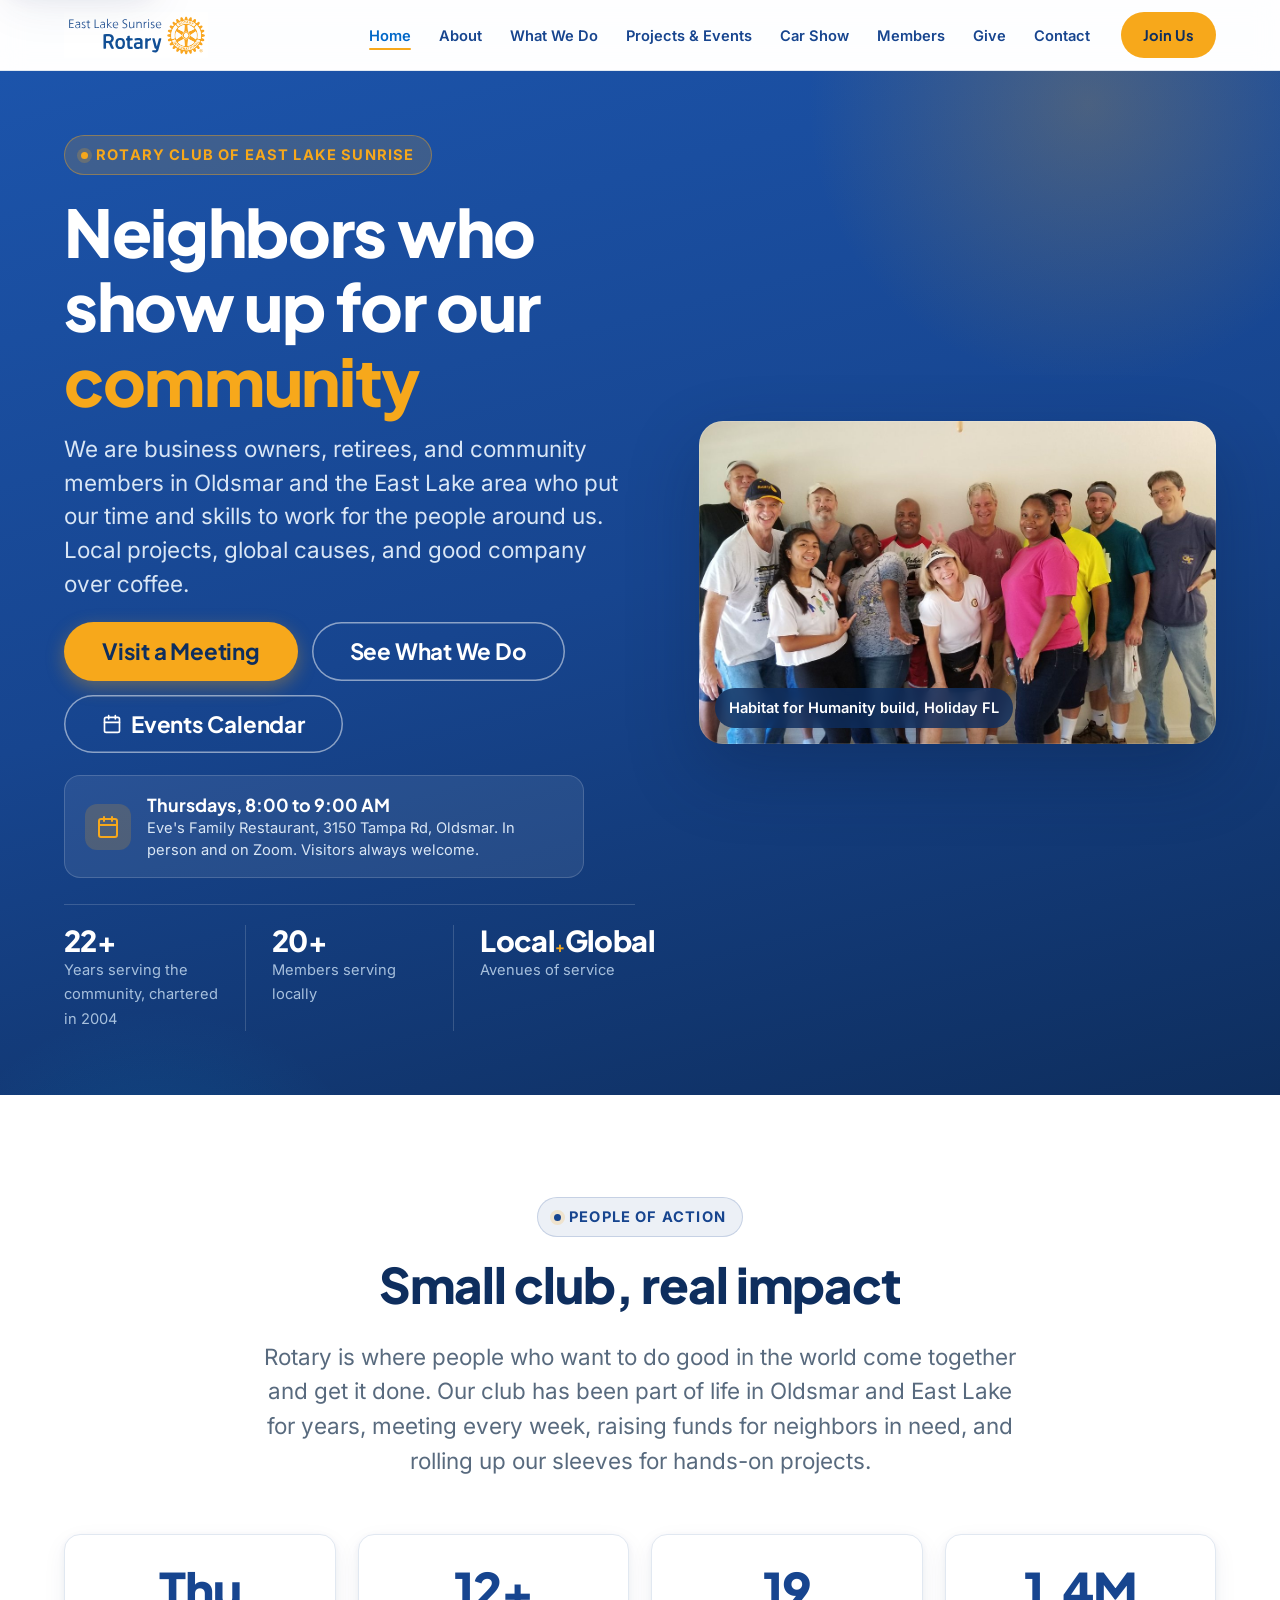
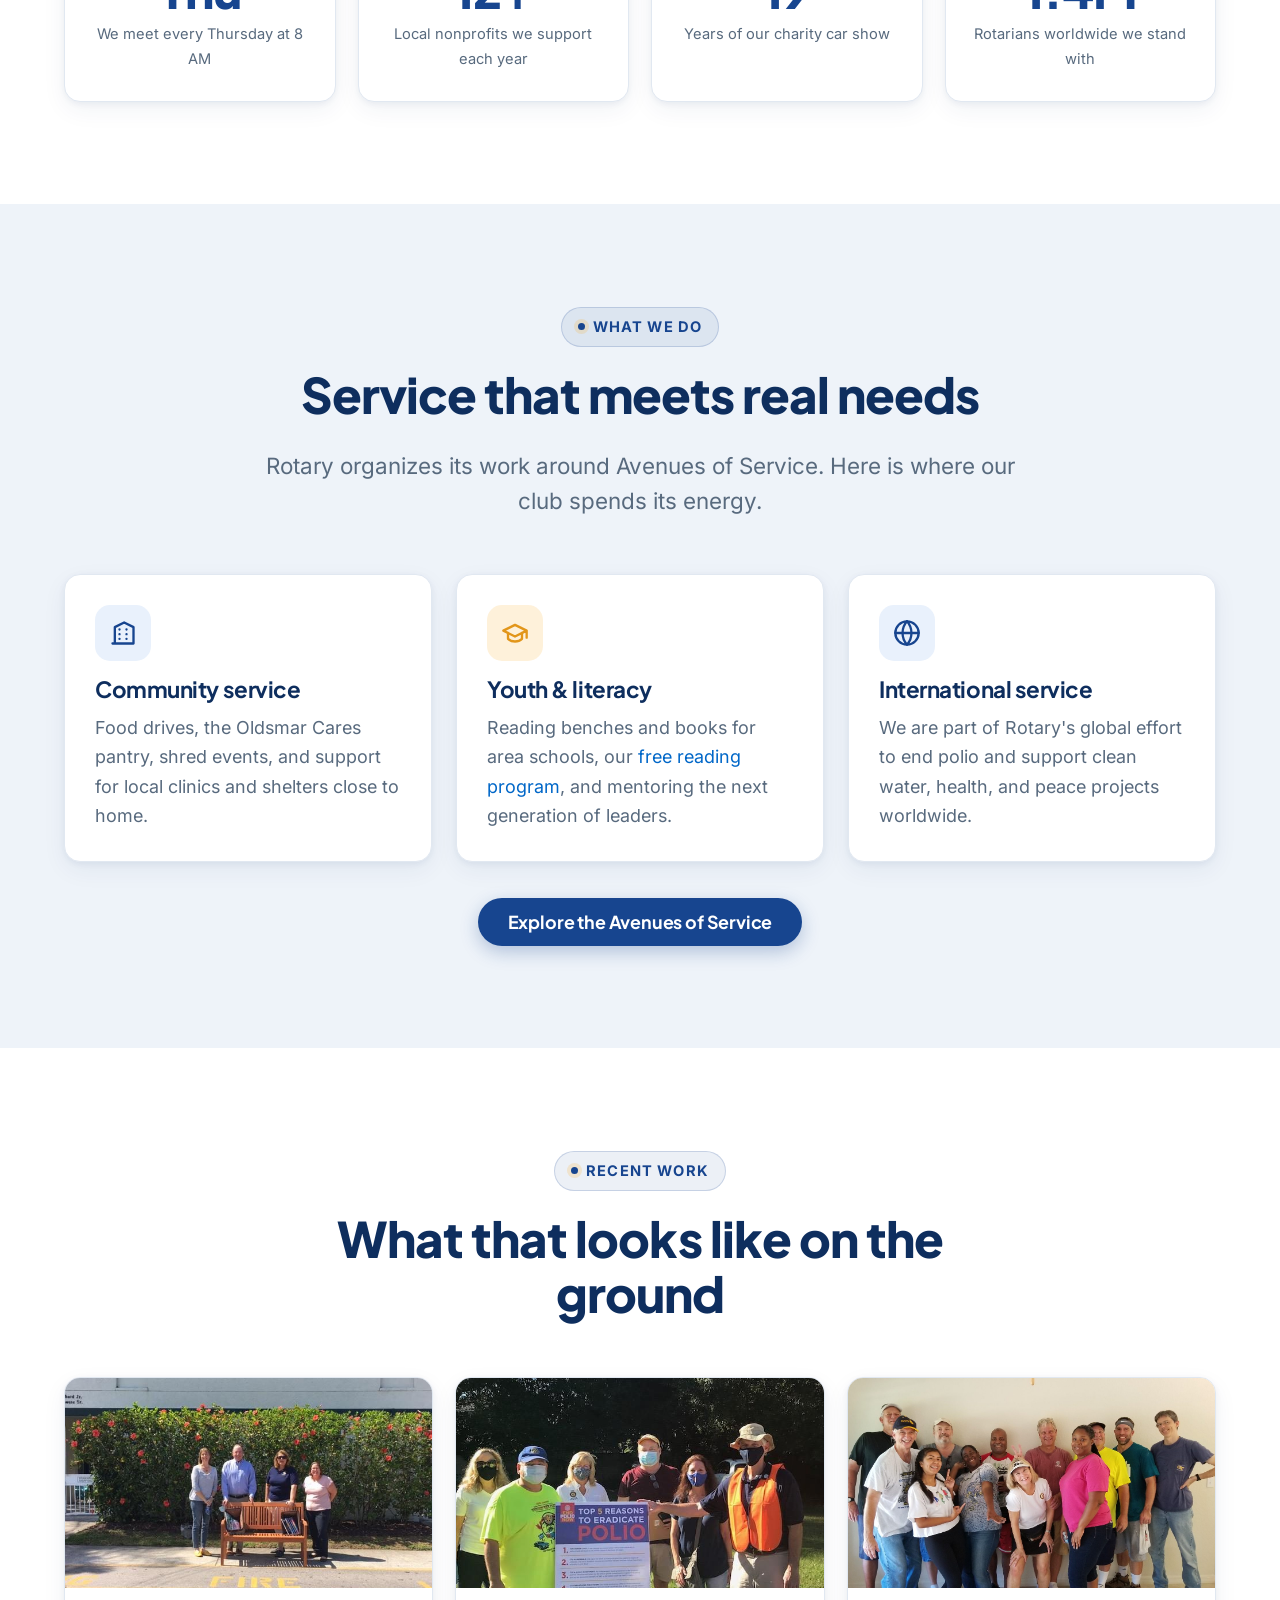
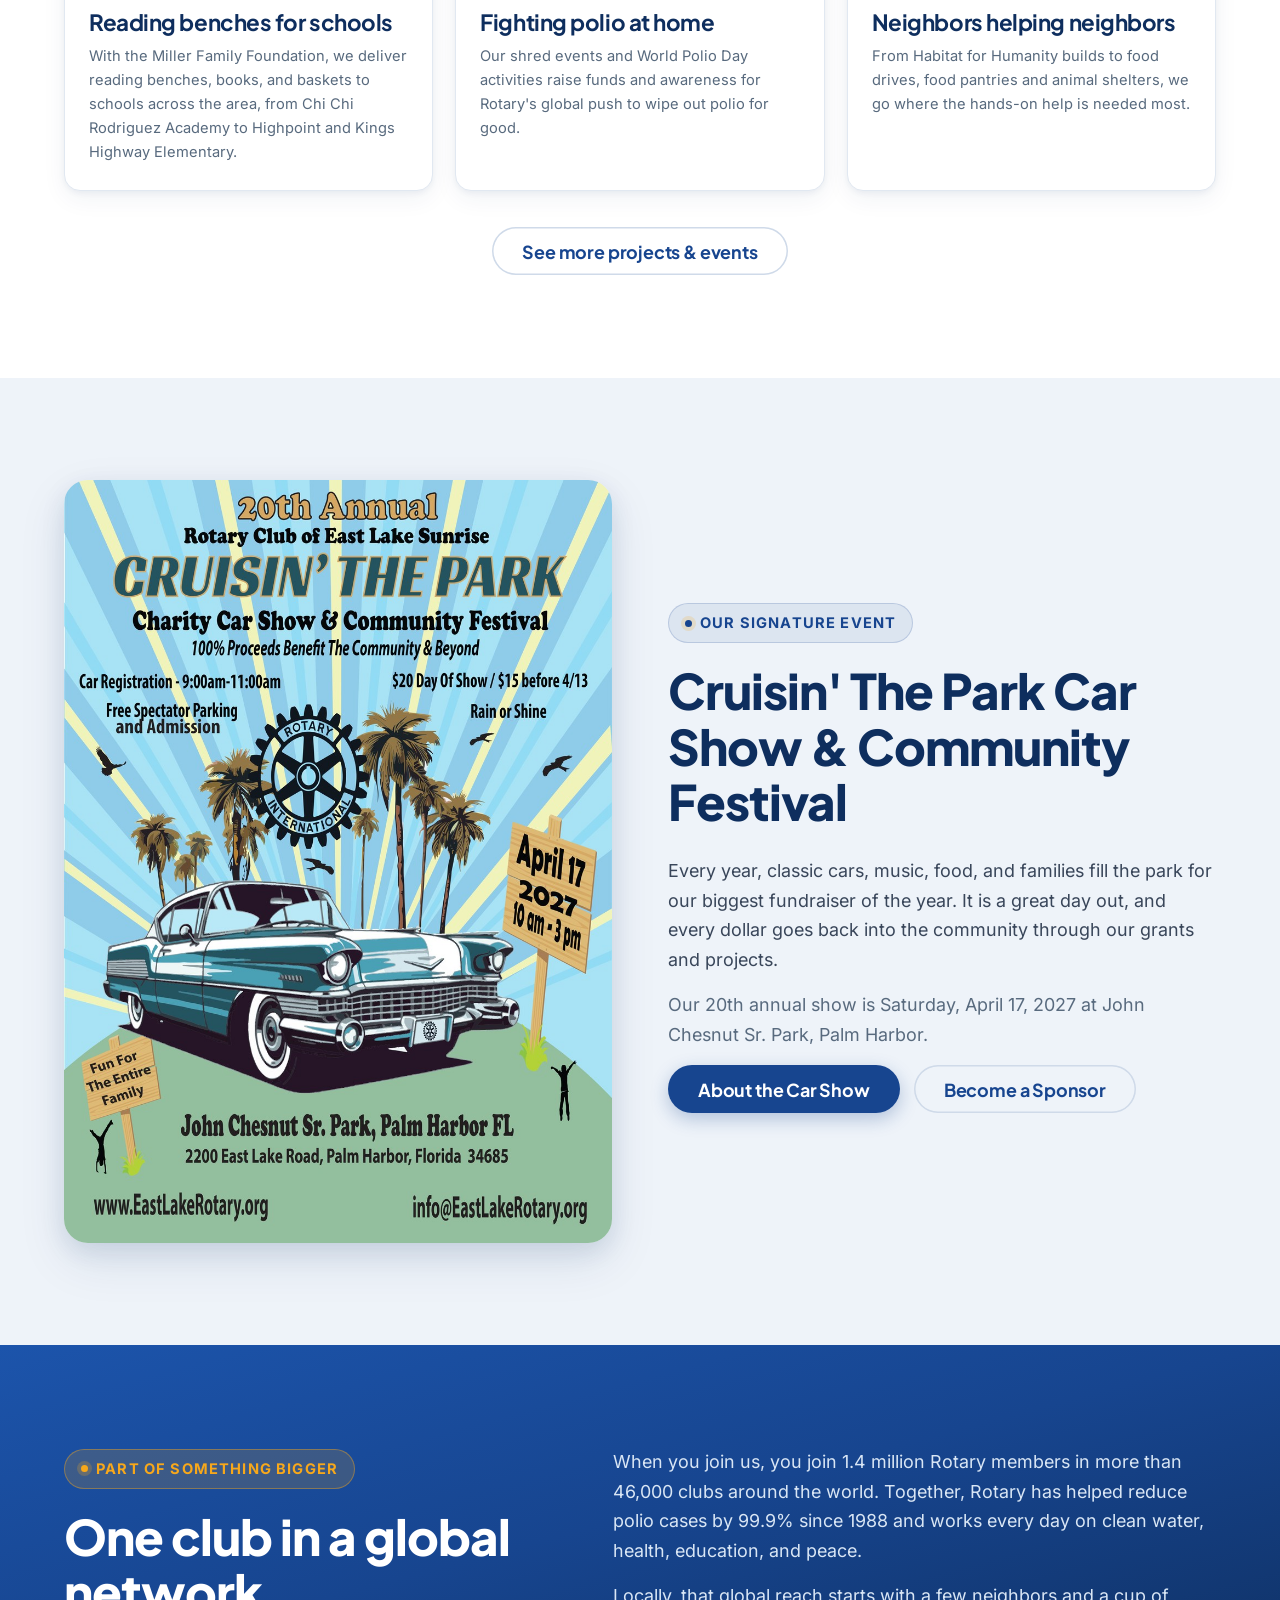
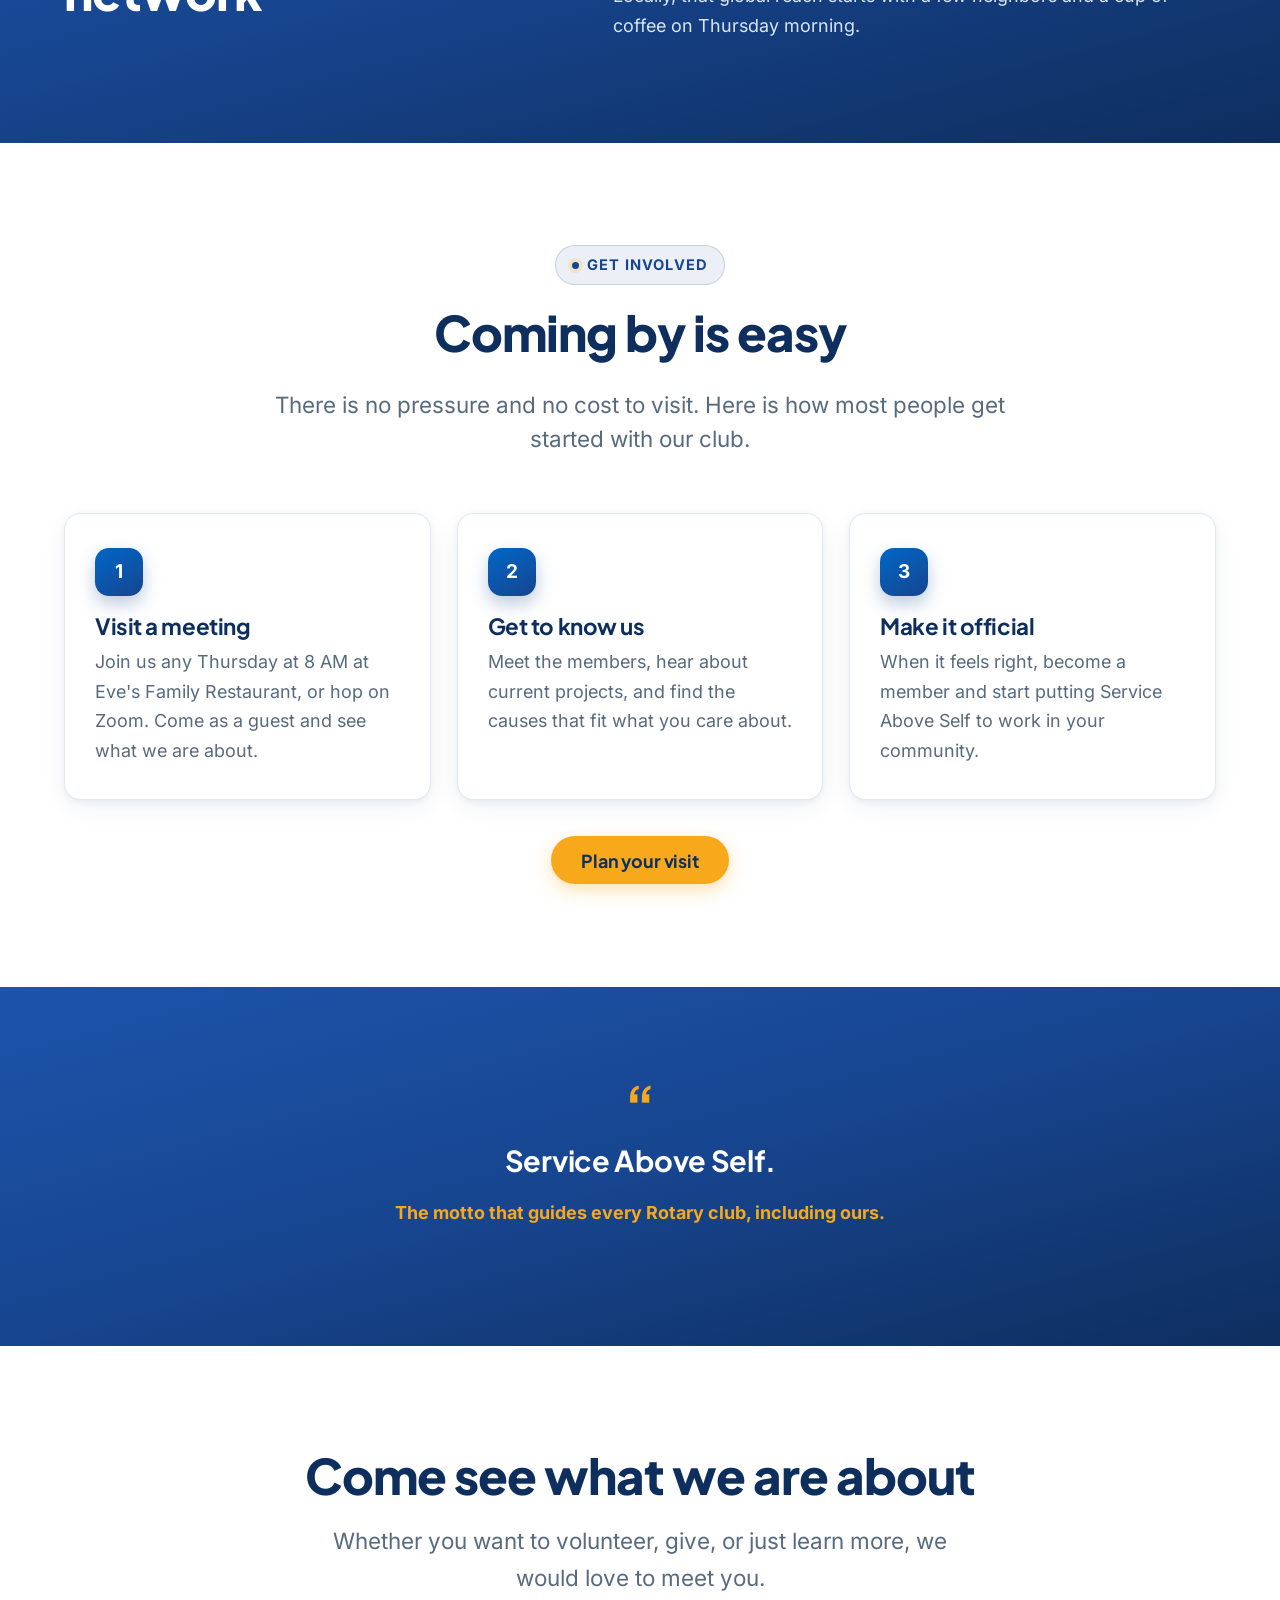
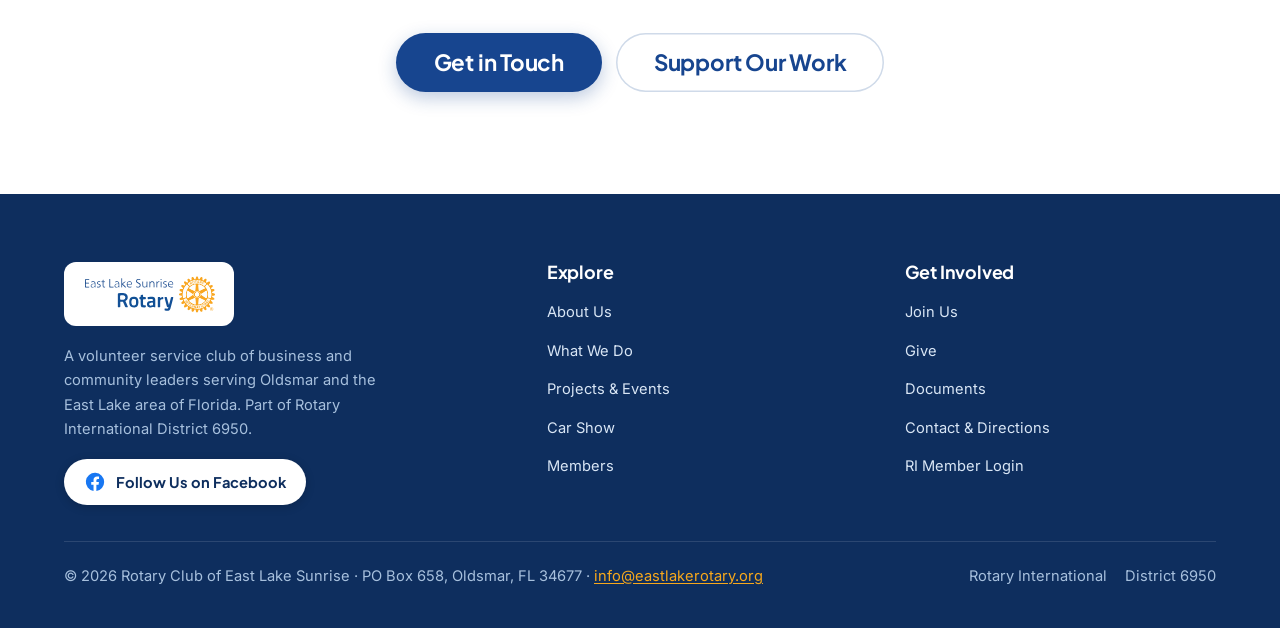
<file: index.html>
<!DOCTYPE html>
<html lang="en">
<head>
<meta charset="UTF-8">
<meta name="viewport" content="width=device-width, initial-scale=1.0">
<title>Rotary Club of East Lake Sunrise | Service Above Self in Oldsmar, FL</title>
<meta name="description" content="The Rotary Club of East Lake Sunrise is a group of business and community leaders serving Oldsmar and the East Lake area of Florida. We meet Thursdays at 8 AM. Visitors are always welcome.">
<link rel="canonical" href="https://eastlakerotary.org/">
<meta name="theme-color" content="#17458F">
<meta property="og:type" content="website">
<meta property="og:site_name" content="Rotary Club of East Lake Sunrise">
<meta property="og:url" content="https://eastlakerotary.org/">
<meta property="og:title" content="Rotary Club of East Lake Sunrise | Service Above Self in Oldsmar, FL">
<meta property="og:description" content="A group of business and community leaders serving Oldsmar and the East Lake area. We meet Thursdays at 8 AM, in person and on Zoom. Visitors always welcome.">
<meta property="og:image" content="https://eastlakerotary.org/assets/img/Habitat-9-7-19.jpg">
<meta name="twitter:card" content="summary_large_image">
<link rel="icon" href="assets/img/els-rotary-wheel.svg" type="image/svg+xml">
<link rel="icon" type="image/png" sizes="32x32" href="assets/img/favicon-32.png">
<link rel="apple-touch-icon" href="assets/img/apple-touch-icon.png">
<link rel="preload" href="assets/fonts/plus-jakarta-sans-latin.woff2" as="font" type="font/woff2" crossorigin>
<link rel="stylesheet" href="assets/css/styles.css?v=6">
<script type="application/ld+json">
{"@context":"https://schema.org","@graph":[
{"@type":["NGO","LocalBusiness"],"@id":"https://eastlakerotary.org/#organization","name":"Rotary Club of East Lake Sunrise","alternateName":"East Lake Sunrise Rotary","url":"https://eastlakerotary.org/","logo":"https://eastlakerotary.org/assets/img/els-rotary-wheel.svg","description":"A volunteer service club of business and community leaders serving Oldsmar and the East Lake area of Florida, part of Rotary International District 6950.","email":"info@eastlakerotary.org","foundingLocation":"Oldsmar, Florida","areaServed":["Oldsmar, FL","East Lake, FL","Palm Harbor, FL"],"memberOf":{"@type":"Organization","name":"Rotary International","url":"https://www.rotary.org/"},"address":{"@type":"PostalAddress","postOfficeBoxNumber":"658","addressLocality":"Oldsmar","addressRegion":"FL","postalCode":"34677","addressCountry":"US"},"sameAs":["https://www.facebook.com/EastLakeSunrise/"]},
{"@type":"WebSite","@id":"https://eastlakerotary.org/#website","url":"https://eastlakerotary.org/","name":"Rotary Club of East Lake Sunrise","publisher":{"@id":"https://eastlakerotary.org/#organization"},"inLanguage":"en-US"},
{"@type":"Event","name":"Rotary Club of East Lake Sunrise weekly meeting","description":"Weekly meeting of the Rotary Club of East Lake Sunrise. Visitors welcome, in person and on Zoom.","eventSchedule":{"@type":"Schedule","repeatFrequency":"P1W","byDay":"https://schema.org/Thursday","startTime":"08:00","endTime":"09:00"},"eventAttendanceMode":"https://schema.org/MixedEventAttendanceMode","location":{"@type":"Place","name":"Eve's Family Restaurant","address":{"@type":"PostalAddress","streetAddress":"3150 Tampa Rd","addressLocality":"Oldsmar","addressRegion":"FL","postalCode":"34677","addressCountry":"US"}},"organizer":{"@id":"https://eastlakerotary.org/#organization"}}
]}
</script>
</head>
<body>
<a class="skip-link" href="#main">Skip to content</a>

<!-- ============ HEADER ============ -->
<header class="site-header">
  <div class="container">
    <div class="header-top">
      <a class="logo" href="index.html">
        <img class="logo-img" src="assets/img/els-rotary-logo.svg" alt="East Lake Sunrise Rotary" width="152" height="48">
      </a>
      <button class="nav-toggle" aria-label="Toggle menu" aria-expanded="false" aria-controls="primary-nav"><span></span><span></span><span></span></button>
    </div>
    <nav class="header-nav" id="primary-nav" aria-label="Primary">
      <ul class="nav-links">
        <li><a class="active" href="index.html" aria-current="page">Home</a></li>
        <li><a href="about.html">About</a></li>
        <li><a href="what-we-do.html">What We Do</a></li>
        <li><a href="projects.html">Projects &amp; Events</a></li>
        <li><a href="car-show.html">Car Show</a></li>
        <li><a href="members.html">Members</a></li>
        <li><a href="give.html">Give</a></li>
        <li><a href="contact.html">Contact</a></li>
      </ul>
      <a class="btn-join" href="join.html">Join Us</a>
    </nav>
  </div>
</header>

<main id="main">

<!-- ============ HERO ============ -->
<section class="hero">
  <div class="container">
    <div class="hero-grid">
      <div>
        <span class="eyebrow">Rotary Club of East Lake Sunrise</span>
        <h1>Neighbors who show up for our <span class="hl-accent">community</span></h1>
        <p class="subhead">We are business owners, retirees, and community members in Oldsmar and the East Lake area who put our time and skills to work for the people around us. Local projects, global causes, and good company over coffee.</p>
        <div class="hero-cta">
          <a class="btn btn-gold btn-large" href="join.html">Visit a Meeting</a>
          <a class="btn btn-ghost btn-large" href="what-we-do.html">See What We Do</a>
          <a class="btn btn-ghost btn-large" href="https://docs.google.com/document/d/1EtRpZM-gwilD2zxqK6OzMjhY483s340O8ou8r71dhew/edit?tab=t.0" target="_blank" rel="noopener"><svg viewBox="0 0 24 24" width="20" height="20" fill="none" stroke="currentColor" stroke-width="2" stroke-linecap="round" stroke-linejoin="round" aria-hidden="true"><rect x="3" y="4" width="18" height="18" rx="2"/><path d="M16 2v4M8 2v4M3 10h18"/></svg>Events Calendar</a>
        </div>
        <div class="meeting-card">
          <span class="mc-icon" aria-hidden="true"><svg viewBox="0 0 24 24" fill="none" stroke="currentColor" stroke-width="2" stroke-linecap="round" stroke-linejoin="round"><rect x="3" y="4" width="18" height="18" rx="2"/><path d="M16 2v4M8 2v4M3 10h18"/></svg></span>
          <span class="mc-text"><b>Thursdays, 8:00 to 9:00 AM</b>Eve's Family Restaurant, 3150 Tampa Rd, Oldsmar. In person and on Zoom. Visitors always welcome.</span>
        </div>
        <div class="trust-strip">
          <div class="trust-stat"><b>22+</b><span>Years serving the community, chartered in 2004</span></div>
          <div class="trust-stat"><b>20+</b><span>Members serving locally</span></div>
          <div class="trust-stat"><b>Local<span class="accent">+</span>Global</b><span>Avenues of service</span></div>
        </div>
      </div>
      <div class="hero-media">
        <img src="assets/img/Habitat-9-7-19.jpg" alt="East Lake Sunrise Rotary members volunteering at a Habitat for Humanity home build" width="1600" height="1000" fetchpriority="high">
        <span class="media-tag">Habitat for Humanity build, Holiday FL</span>
      </div>
    </div>
  </div>
</section>

<!-- ============ INTRO + WHO WE ARE ============ -->
<section class="bg-white">
  <div class="container">
    <div class="section-head reveal">
      <span class="eyebrow">People of action</span>
      <h2>Small club, real impact</h2>
      <p class="lead">Rotary is where people who want to do good in the world come together and get it done. Our club has been part of life in Oldsmar and East Lake for years, meeting every week, raising funds for neighbors in need, and rolling up our sleeves for hands-on projects.</p>
    </div>
    <div class="stat-band">
      <div class="stat-cell reveal"><b>Thu</b><span>We meet every Thursday at 8 AM</span></div>
      <div class="stat-cell reveal d1"><b>12+</b><span>Local nonprofits we support each year</span></div>
      <div class="stat-cell reveal d2"><b>19</b><span>Years of our charity car show</span></div>
      <div class="stat-cell reveal d3"><b>1.4M</b><span>Rotarians worldwide we stand with</span></div>
    </div>
  </div>
</section>

<!-- ============ WHAT WE DO (avenues) ============ -->
<section class="bg-gray">
  <div class="container">
    <div class="section-head reveal">
      <span class="eyebrow">What we do</span>
      <h2>Service that meets real needs</h2>
      <p class="lead">Rotary organizes its work around Avenues of Service. Here is where our club spends its energy.</p>
    </div>
    <div class="feature-grid">
      <article class="feature-card reveal">
        <span class="icon-circle" aria-hidden="true"><svg viewBox="0 0 24 24" fill="none" stroke="currentColor" stroke-width="2" stroke-linecap="round" stroke-linejoin="round"><path d="M3 21h18M5 21V7l8-4 8 4v14M9 9h.01M9 13h.01M9 17h.01M15 9h.01M15 13h.01M15 17h.01"/></svg></span>
        <h3>Community service</h3>
        <p>Food drives, the Oldsmar Cares pantry, shred events, and support for local clinics and shelters close to home.</p>
      </article>
      <article class="feature-card reveal d1">
        <span class="icon-circle gold" aria-hidden="true"><svg viewBox="0 0 24 24" fill="none" stroke="currentColor" stroke-width="2" stroke-linecap="round" stroke-linejoin="round"><path d="M22 10v6M2 10l10-5 10 5-10 5z"/><path d="M6 12v5c3 3 9 3 12 0v-5"/></svg></span>
        <h3>Youth &amp; literacy</h3>
        <p>Reading benches and books for area schools, our <a href="https://freereadingprogram.com/login?c=210" target="_blank" rel="noopener">free reading program</a>, and mentoring the next generation of leaders.</p>
      </article>
      <article class="feature-card reveal d2">
        <span class="icon-circle" aria-hidden="true"><svg viewBox="0 0 24 24" fill="none" stroke="currentColor" stroke-width="2" stroke-linecap="round" stroke-linejoin="round"><circle cx="12" cy="12" r="10"/><path d="M2 12h20M12 2a15 15 0 0 1 0 20M12 2a15 15 0 0 0 0 20"/></svg></span>
        <h3>International service</h3>
        <p>We are part of Rotary's global effort to end polio and support clean water, health, and peace projects worldwide.</p>
      </article>
    </div>
    <div class="center-cta"><a class="btn btn-primary" href="what-we-do.html">Explore the Avenues of Service</a></div>
  </div>
</section>

<!-- ============ SIGNATURE IMPACT ============ -->
<section class="bg-white">
  <div class="container">
    <div class="section-head reveal">
      <span class="eyebrow">Recent work</span>
      <h2>What that looks like on the ground</h2>
    </div>
    <div class="impact-grid">
      <article class="impact-card reveal">
        <img src="assets/img/ChiChi-3-6-21a.jpe" alt="Students at Chi Chi Rodriguez Academy with a new Rotary reading bench" width="550" height="367" loading="lazy">
        <div class="ic-body">
          <h3>Reading benches for schools</h3>
          <p>With the Miller Family Foundation, we deliver reading benches, books, and baskets to schools across the area, from Chi Chi Rodriguez Academy to Highpoint and Kings Highway Elementary.</p>
        </div>
      </article>
      <article class="impact-card reveal d1">
        <img src="assets/img/Shred2020.jpe" alt="Rotary shred-a-thon event at the East Lake Library" width="550" height="367" loading="lazy">
        <div class="ic-body">
          <h3>Fighting polio at home</h3>
          <p>Our shred events and World Polio Day activities raise funds and awareness for Rotary's global push to wipe out polio for good.</p>
        </div>
      </article>
      <article class="impact-card reveal d2">
        <img src="assets/img/Habitat-9-7-19.jpg" alt="Club members at a Habitat for Humanity build in Holiday, Florida" width="550" height="367" loading="lazy">
        <div class="ic-body">
          <h3>Neighbors helping neighbors</h3>
          <p>From Habitat for Humanity builds to food drives, food pantries and animal shelters, we go where the hands-on help is needed most.</p>
        </div>
      </article>
    </div>
    <div class="center-cta"><a class="btn btn-outline" href="projects.html">See more projects &amp; events</a></div>
  </div>
</section>

<!-- ============ FEATURED EVENT: CAR SHOW ============ -->
<section class="bg-gray">
  <div class="container">
    <div class="split">
      <div class="reveal">
        <img src="assets/img/CSPoster-2027.jpg?v=2" alt="Cruisin' The Park 2027 charity car show and community festival poster" width="1000" height="1391" loading="lazy">
      </div>
      <div class="reveal d1">
        <span class="eyebrow">Our signature event</span>
        <h2>Cruisin' The Park Car Show &amp; Community Festival</h2>
        <p>Every year, classic cars, music, food, and families fill the park for our biggest fundraiser of the year. It is a great day out, and every dollar goes back into the community through our grants and projects.</p>
        <p class="muted">Our 20th annual show is Saturday, April 17, 2027 at John Chesnut Sr. Park, Palm Harbor.</p>
        <div class="hero-cta" style="margin-top:8px;">
          <a class="btn btn-primary" href="car-show.html">About the Car Show</a>
          <a class="btn btn-outline" href="give.html">Become a Sponsor</a>
        </div>
      </div>
    </div>
  </div>
</section>

<!-- ============ ROTARY WORLDWIDE (blue band) ============ -->
<section class="section-blue">
  <div class="container">
    <div class="journey-grid reveal">
      <div>
        <span class="eyebrow">Part of something bigger</span>
        <h2>One club in a global network</h2>
      </div>
      <div>
        <p>When you join us, you join 1.4 million Rotary members in more than 46,000 clubs around the world. Together, Rotary has helped reduce polio cases by 99.9% since 1988 and works every day on clean water, health, education, and peace.</p>
        <p style="margin-bottom:0;">Locally, that global reach starts with a few neighbors and a cup of coffee on Thursday morning.</p>
      </div>
    </div>
  </div>
</section>

<!-- ============ GET INVOLVED (steps) ============ -->
<section class="bg-white">
  <div class="container">
    <div class="section-head reveal">
      <span class="eyebrow">Get involved</span>
      <h2>Coming by is easy</h2>
      <p class="lead">There is no pressure and no cost to visit. Here is how most people get started with our club.</p>
    </div>
    <div class="steps-grid">
      <div class="step-card reveal">
        <div class="num">1</div>
        <h3>Visit a meeting</h3>
        <p>Join us any Thursday at 8 AM at Eve's Family Restaurant, or hop on Zoom. Come as a guest and see what we are about.</p>
      </div>
      <div class="step-card reveal d1">
        <div class="num">2</div>
        <h3>Get to know us</h3>
        <p>Meet the members, hear about current projects, and find the causes that fit what you care about.</p>
      </div>
      <div class="step-card reveal d2">
        <div class="num">3</div>
        <h3>Make it official</h3>
        <p>When it feels right, become a member and start putting Service Above Self to work in your community.</p>
      </div>
    </div>
    <div class="center-cta"><a class="btn btn-gold" href="join.html">Plan your visit</a></div>
  </div>
</section>

<!-- ============ MOTTO QUOTE ============ -->
<section class="quote-band">
  <div class="container">
    <div class="quote reveal">
      <div class="q-mark" aria-hidden="true">&ldquo;</div>
      <blockquote>Service Above Self.</blockquote>
      <p class="q-by">The motto that guides every Rotary club, including ours.</p>
    </div>
  </div>
</section>

<!-- ============ CTA BAND ============ -->
<section class="bg-white cta-band">
  <div class="container">
    <div class="reveal">
      <h2>Come see what we are about</h2>
      <p class="muted">Whether you want to volunteer, give, or just learn more, we would love to meet you.</p>
      <div class="center-cta">
        <a class="btn btn-primary btn-large" href="contact.html">Get in Touch</a>
        <a class="btn btn-outline btn-large" href="give.html">Support Our Work</a>
      </div>
    </div>
  </div>
</section>

</main>

<!-- ============ FOOTER ============ -->
<footer class="site-footer">
  <div class="container">
    <div class="footer-top">
      <div class="footer-brand">
        <div class="f-logo">
          <img src="assets/img/els-rotary-logo.svg" alt="East Lake Sunrise Rotary" width="200" height="63">
        </div>
        <p>A volunteer service club of business and community leaders serving Oldsmar and the East Lake area of Florida. Part of Rotary International District 6950.</p>
        <div class="footer-social">
          <a href="https://www.facebook.com/EastLakeSunrise/" target="_blank" rel="noopener"><svg viewBox="0 0 24 24" aria-hidden="true"><path d="M22 12a10 10 0 1 0-11.6 9.9v-7H7.9V12h2.5V9.8c0-2.5 1.5-3.9 3.8-3.9 1.1 0 2.2.2 2.2.2v2.5h-1.3c-1.2 0-1.6.8-1.6 1.6V12h2.8l-.4 2.9h-2.4v7A10 10 0 0 0 22 12z"/></svg><span>Follow Us on Facebook</span></a>
        </div>
      </div>
      <div class="footer-col">
        <h2 class="footer-h">Explore</h2>
        <ul>
          <li><a href="about.html">About Us</a></li>
          <li><a href="what-we-do.html">What We Do</a></li>
          <li><a href="projects.html">Projects &amp; Events</a></li>
          <li><a href="car-show.html">Car Show</a></li>
          <li><a href="members.html">Members</a></li>
        </ul>
      </div>
      <div class="footer-col">
        <h2 class="footer-h">Get Involved</h2>
        <ul>
          <li><a href="join.html">Join Us</a></li>
          <li><a href="give.html">Give</a></li>
          <li><a href="documents.html">Documents</a></li>
          <li><a href="contact.html">Contact &amp; Directions</a></li>
          <li><a href="https://my.rotary.org/en/" target="_blank" rel="noopener">RI Member Login</a></li>
        </ul>
      </div>
    </div>
    <div class="footer-bottom">
      <p>&copy; <span data-year>2026</span> Rotary Club of East Lake Sunrise &middot; PO Box 658, Oldsmar, FL 34677 &middot; <a href="mailto:info@eastlakerotary.org">info@eastlakerotary.org</a></p>
      <div class="fb-links">
        <a href="https://www.rotary.org/" target="_blank" rel="noopener">Rotary International</a>
        <a href="http://www.rotary6950.org/" target="_blank" rel="noopener">District 6950</a>
      </div>
    </div>
  </div>
</footer>

<script src="assets/js/main.js?v=1" defer></script>
</body>
</html>
</file>
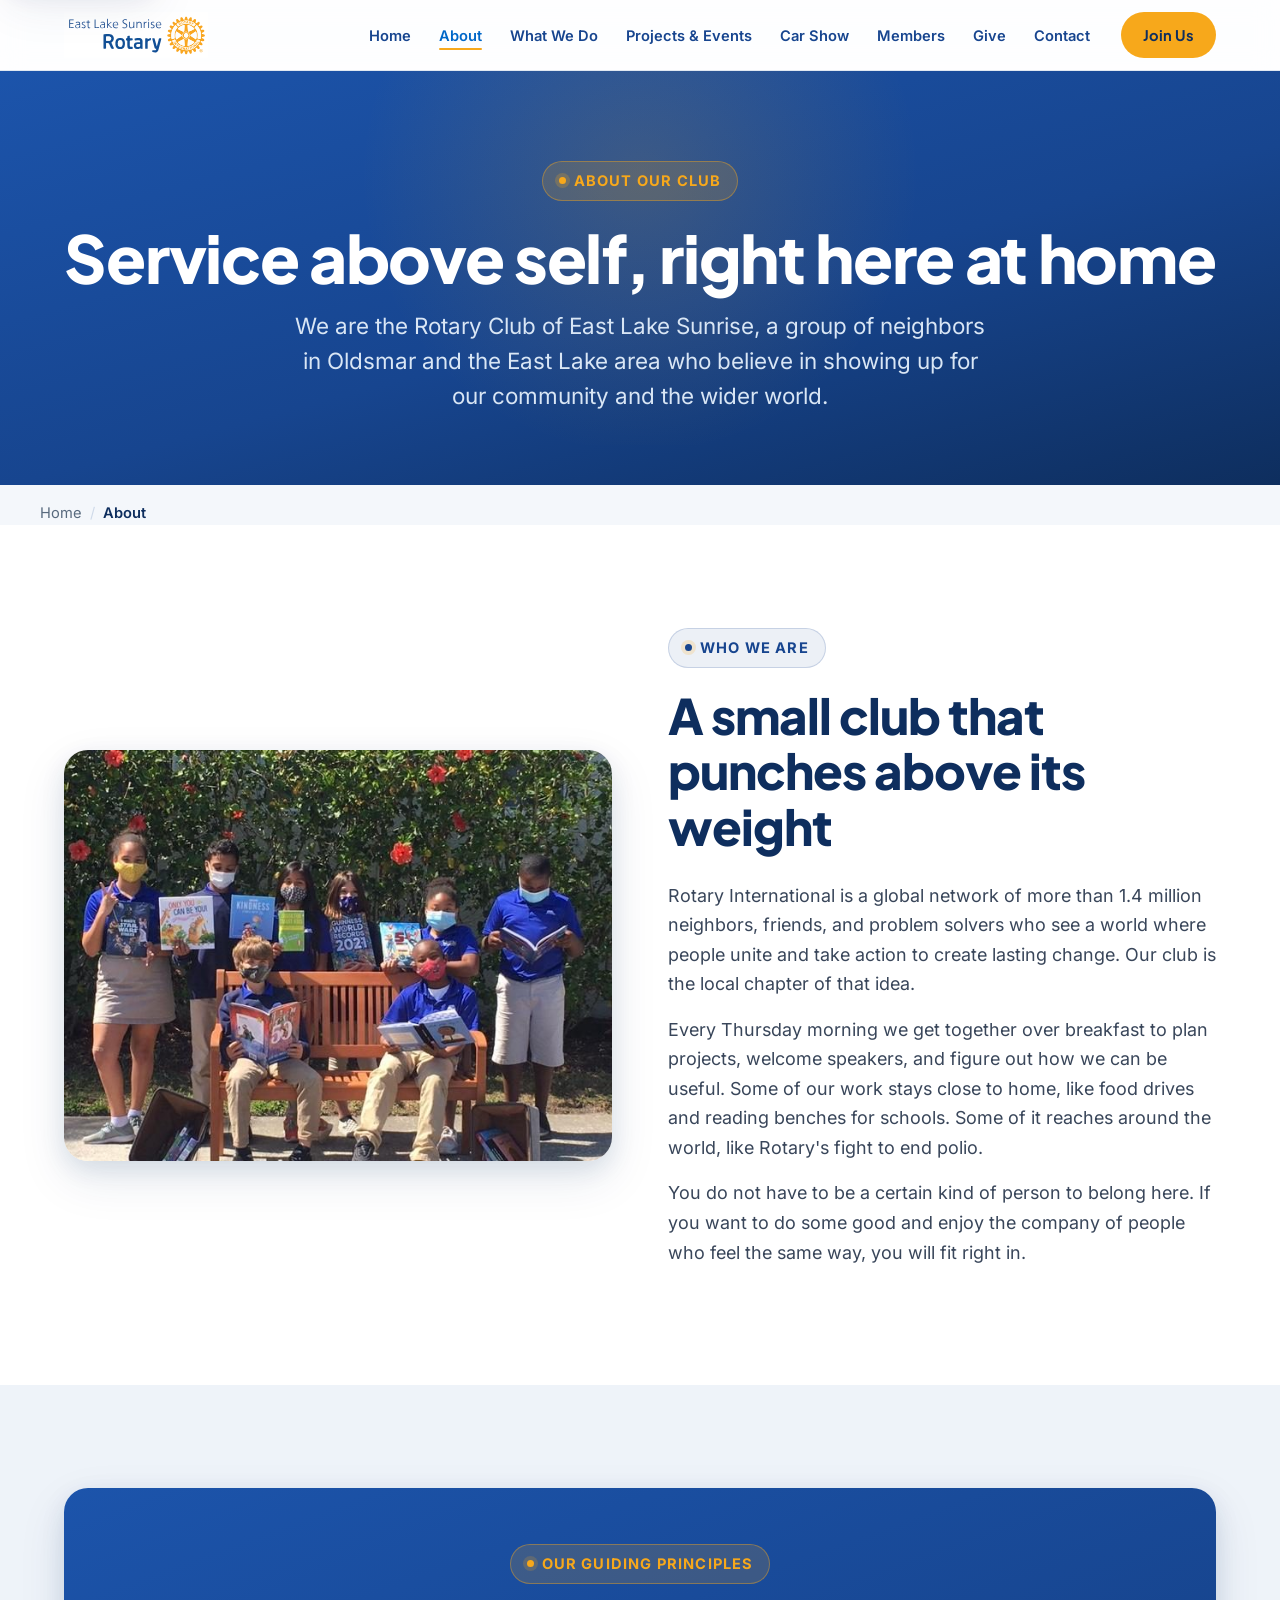
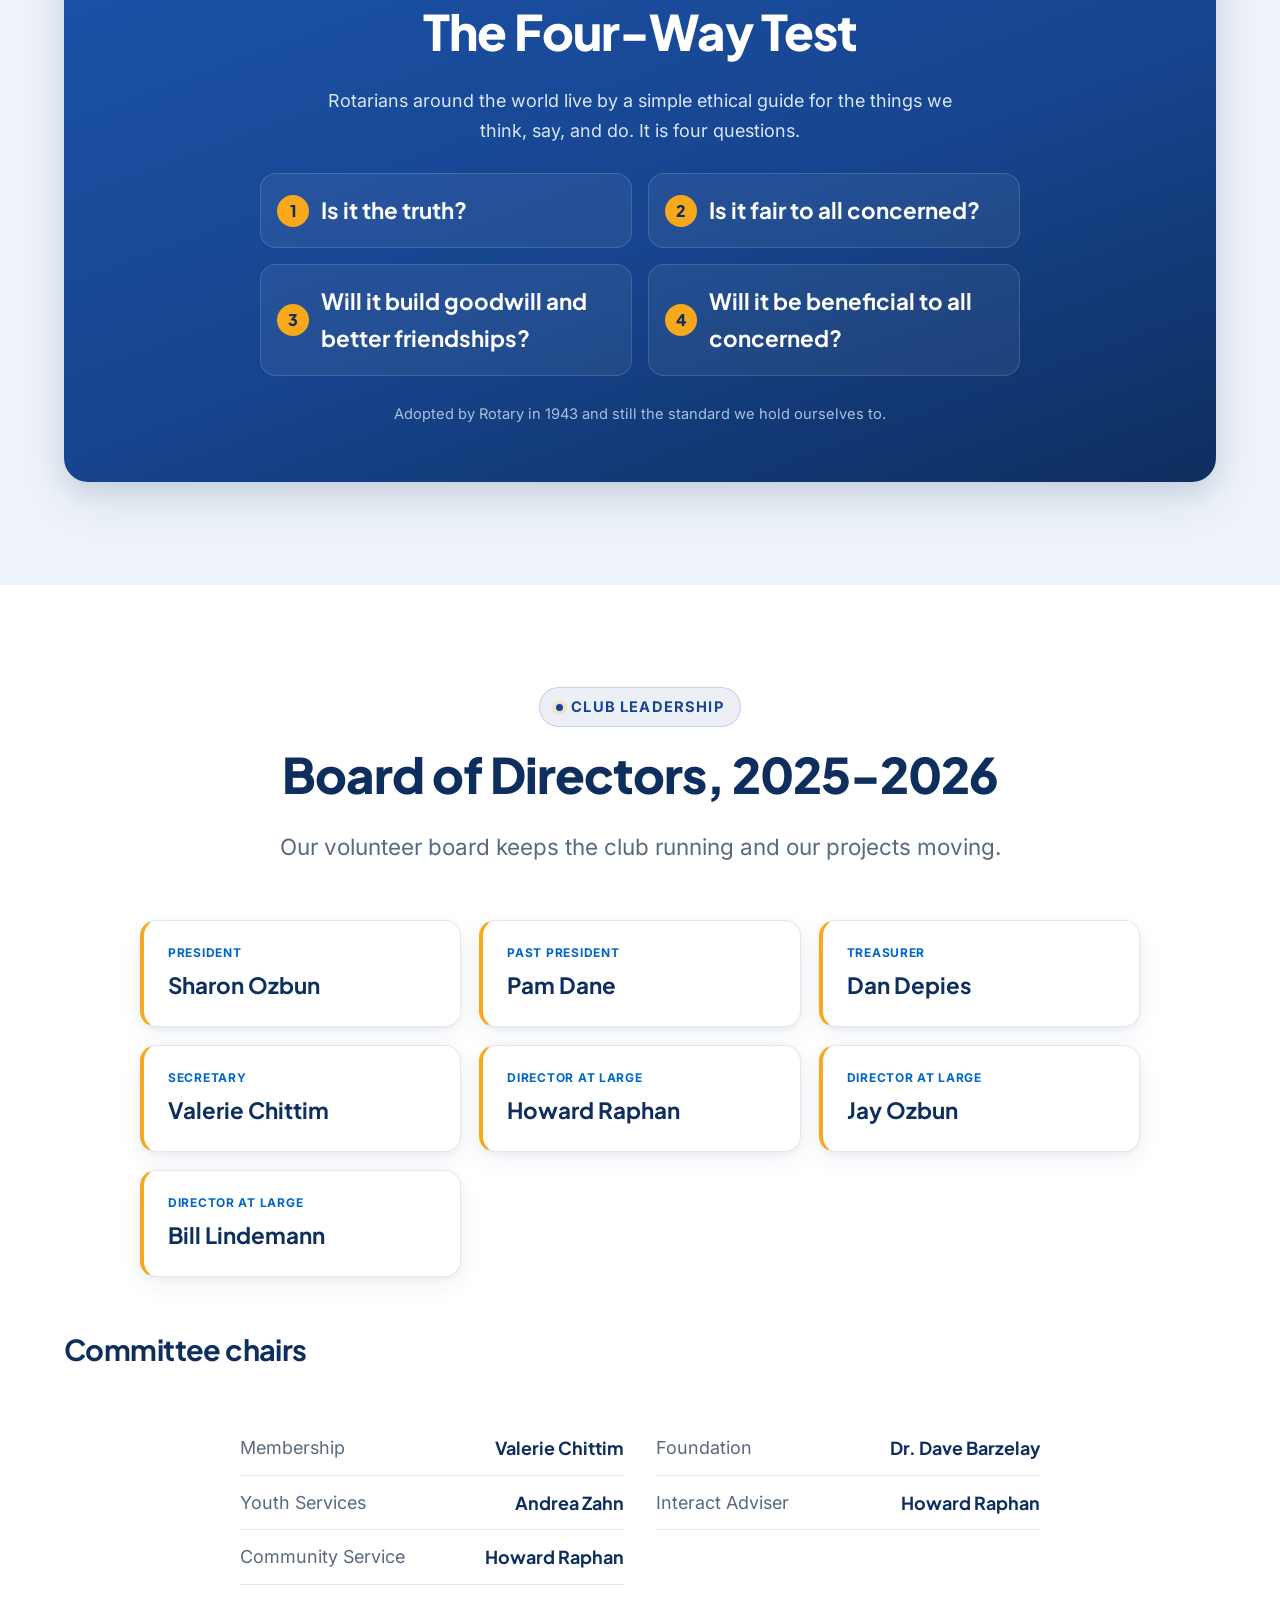
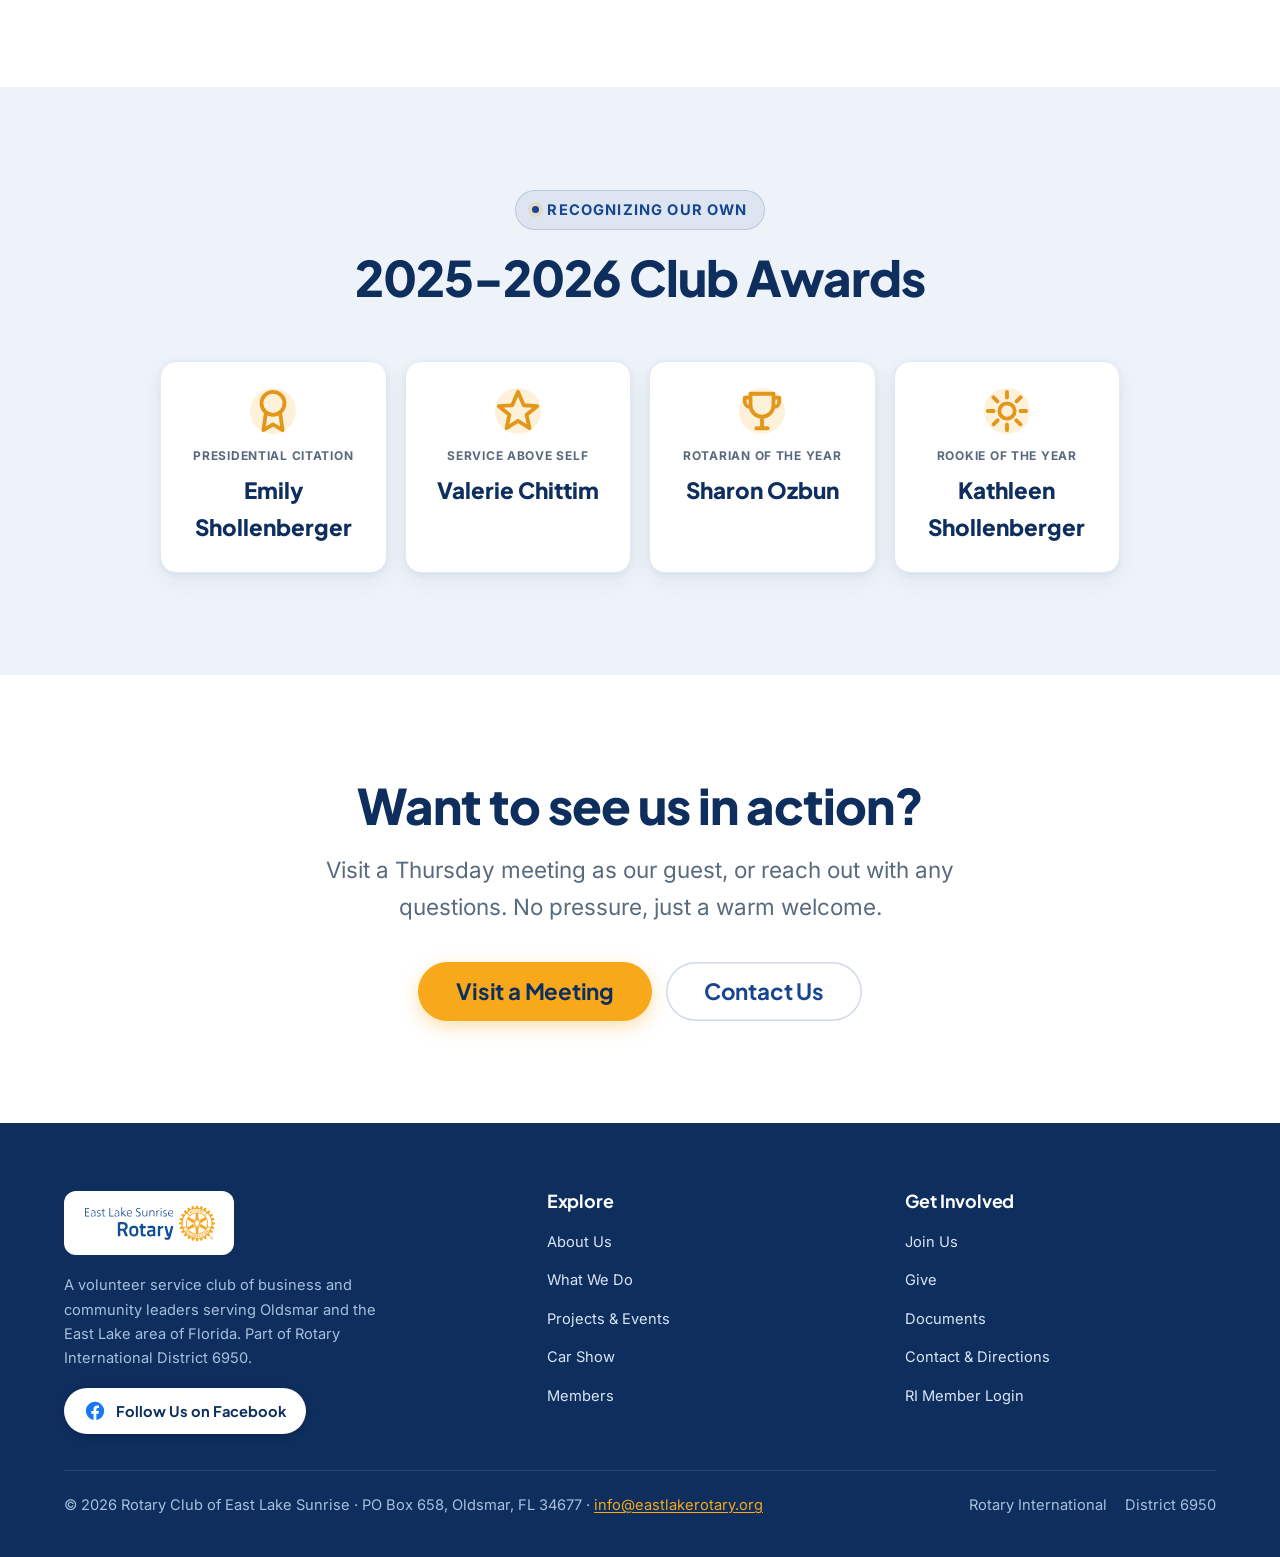
<file: about.html>
<!DOCTYPE html>
<html lang="en">
<head>
<meta charset="UTF-8">
<meta name="viewport" content="width=device-width, initial-scale=1.0">
<title>About Us | Rotary Club of East Lake Sunrise</title>
<meta name="description" content="Who we are: a Rotary club of business and community leaders in Oldsmar, Florida. Learn about our mission, the Four-Way Test, our board of directors, and how we serve.">
<link rel="canonical" href="https://eastlakerotary.org/about.html">
<meta name="theme-color" content="#17458F">
<meta property="og:type" content="website">
<meta property="og:site_name" content="Rotary Club of East Lake Sunrise">
<meta property="og:url" content="https://eastlakerotary.org/about.html">
<meta property="og:title" content="About the Rotary Club of East Lake Sunrise">
<meta property="og:description" content="A Rotary club of business and community leaders serving Oldsmar and the East Lake area of Florida.">
<meta property="og:image" content="https://eastlakerotary.org/assets/img/ChiChi-3-6-21a.jpe">
<meta name="twitter:card" content="summary_large_image">
<link rel="icon" href="assets/img/els-rotary-wheel.svg" type="image/svg+xml">
<link rel="icon" type="image/png" sizes="32x32" href="assets/img/favicon-32.png">
<link rel="apple-touch-icon" href="assets/img/apple-touch-icon.png">
<link rel="preload" href="assets/fonts/plus-jakarta-sans-latin.woff2" as="font" type="font/woff2" crossorigin>
<link rel="stylesheet" href="assets/css/styles.css?v=6">
<script type="application/ld+json">
{"@context":"https://schema.org","@graph":[
{"@type":"AboutPage","@id":"https://eastlakerotary.org/about.html#webpage","url":"https://eastlakerotary.org/about.html","name":"About the Rotary Club of East Lake Sunrise","isPartOf":{"@id":"https://eastlakerotary.org/#website"},"about":{"@id":"https://eastlakerotary.org/#organization"}},
{"@type":"BreadcrumbList","itemListElement":[
{"@type":"ListItem","position":1,"name":"Home","item":"https://eastlakerotary.org/"},
{"@type":"ListItem","position":2,"name":"About","item":"https://eastlakerotary.org/about.html"}]}
]}
</script>
</head>
<body>
<a class="skip-link" href="#main">Skip to content</a>

<header class="site-header">
  <div class="container">
    <div class="header-top">
      <a class="logo" href="index.html">
        <img class="logo-img" src="assets/img/els-rotary-logo.svg" alt="East Lake Sunrise Rotary" width="152" height="48">
      </a>
      <button class="nav-toggle" aria-label="Toggle menu" aria-expanded="false" aria-controls="primary-nav"><span></span><span></span><span></span></button>
    </div>
    <nav class="header-nav" id="primary-nav" aria-label="Primary">
      <ul class="nav-links">
        <li><a href="index.html">Home</a></li>
        <li><a class="active" href="about.html" aria-current="page">About</a></li>
        <li><a href="what-we-do.html">What We Do</a></li>
        <li><a href="projects.html">Projects &amp; Events</a></li>
        <li><a href="car-show.html">Car Show</a></li>
        <li><a href="members.html">Members</a></li>
        <li><a href="give.html">Give</a></li>
        <li><a href="contact.html">Contact</a></li>
      </ul>
      <a class="btn-join" href="join.html">Join Us</a>
    </nav>
  </div>
</header>

<main id="main">

<section class="page-hero">
  <div class="container">
    <span class="eyebrow">About our club</span>
    <h1>Service above self, right here at home</h1>
    <p>We are the Rotary Club of East Lake Sunrise, a group of neighbors in Oldsmar and the East Lake area who believe in showing up for our community and the wider world.</p>
  </div>
</section>

<nav class="crumbs container" aria-label="Breadcrumb">
  <ol><li><a href="index.html">Home</a></li><li aria-current="page">About</li></ol>
</nav>

<section class="bg-white">
  <div class="container">
    <div class="split">
      <div class="reveal">
        <img src="assets/img/ChiChi-3-6-21b.jpe" alt="Rotary members delivering a reading bench and books to local students" width="640" height="480" loading="lazy">
      </div>
      <div class="reveal d1">
        <span class="eyebrow">Who we are</span>
        <h2>A small club that punches above its weight</h2>
        <p>Rotary International is a global network of more than 1.4 million neighbors, friends, and problem solvers who see a world where people unite and take action to create lasting change. Our club is the local chapter of that idea.</p>
        <p>Every Thursday morning we get together over breakfast to plan projects, welcome speakers, and figure out how we can be useful. Some of our work stays close to home, like food drives and reading benches for schools. Some of it reaches around the world, like Rotary's fight to end polio.</p>
        <p>You do not have to be a certain kind of person to belong here. If you want to do some good and enjoy the company of people who feel the same way, you will fit right in.</p>
      </div>
    </div>
  </div>
</section>

<!-- Four-Way Test -->
<section class="bg-gray">
  <div class="container">
    <div class="fourway reveal">
      <span class="eyebrow">Our guiding principles</span>
      <h2>The Four-Way Test</h2>
      <p class="intro">Rotarians around the world live by a simple ethical guide for the things we think, say, and do. It is four questions.</p>
      <ol>
        <li>Is it the truth?</li>
        <li>Is it fair to all concerned?</li>
        <li>Will it build goodwill and better friendships?</li>
        <li>Will it be beneficial to all concerned?</li>
      </ol>
      <p class="fw-foot">Adopted by Rotary in 1943 and still the standard we hold ourselves to.</p>
    </div>
  </div>
</section>

<!-- Leadership -->
<section class="bg-white">
  <div class="container">
    <div class="section-head reveal">
      <span class="eyebrow">Club leadership</span>
      <h2>Board of Directors, 2025-2026</h2>
      <p class="lead">Our volunteer board keeps the club running and our projects moving.</p>
    </div>
    <div class="board-grid">
      <div class="board-card reveal"><p class="b-role">President</p><p class="b-name">Sharon Ozbun</p></div>
      <div class="board-card reveal"><p class="b-role">Past President</p><p class="b-name">Pam Dane</p></div>
      <div class="board-card reveal"><p class="b-role">Treasurer</p><p class="b-name">Dan Depies</p></div>
      <div class="board-card reveal d1"><p class="b-role">Secretary</p><p class="b-name">Valerie Chittim</p></div>
      <div class="board-card reveal d1"><p class="b-role">Director at Large</p><p class="b-name">Howard Raphan</p></div>
      <div class="board-card reveal d1"><p class="b-role">Director at Large</p><p class="b-name">Jay Ozbun</p></div>
      <div class="board-card reveal d2"><p class="b-role">Director at Large</p><p class="b-name">Bill Lindemann</p></div>
    </div>

    <div class="section-head left reveal" style="margin-top:56px;">
      <h3>Committee chairs</h3>
    </div>
    <ul class="chair-list reveal">
      <li><span>Membership</span><b>Valerie Chittim</b></li>
      <li><span>Foundation</span><b>Dr. Dave Barzelay</b></li>
      <li><span>Youth Services</span><b>Andrea Zahn</b></li>
      <li><span>Interact Adviser</span><b>Howard Raphan</b></li>
      <li><span>Community Service</span><b>Howard Raphan</b></li>
    </ul>
  </div>
</section>

<!-- Awards -->
<section class="bg-gray">
  <div class="container">
    <div class="section-head reveal">
      <span class="eyebrow">Recognizing our own</span>
      <h2>2025-2026 Club Awards</h2>
    </div>
    <div class="award-row">
      <div class="award reveal">
        <span class="a-medal" aria-hidden="true"><svg viewBox="0 0 24 24" fill="none" stroke="currentColor" stroke-width="2" stroke-linecap="round" stroke-linejoin="round"><circle cx="12" cy="8" r="6"/><path d="M8.2 13.4 7 22l5-3 5 3-1.2-8.6"/></svg></span>
        <p class="a-title">Presidential Citation</p>
        <p class="a-name">Emily Shollenberger</p>
      </div>
      <div class="award reveal d1">
        <span class="a-medal" aria-hidden="true"><svg viewBox="0 0 24 24" fill="none" stroke="currentColor" stroke-width="2" stroke-linecap="round" stroke-linejoin="round"><path d="M12 2 15 9l7 .5-5.5 4.5L18 21l-6-3.8L6 21l1.5-7L2 9.5 9 9z"/></svg></span>
        <p class="a-title">Service Above Self</p>
        <p class="a-name">Valerie Chittim</p>
      </div>
      <div class="award reveal d2">
        <span class="a-medal" aria-hidden="true"><svg viewBox="0 0 24 24" fill="none" stroke="currentColor" stroke-width="2" stroke-linecap="round" stroke-linejoin="round"><path d="M6 9a6 6 0 0 0 12 0V3H6zM6 5H3v2a3 3 0 0 0 3 3M18 5h3v2a3 3 0 0 1-3 3M9 21h6M12 15v6"/></svg></span>
        <p class="a-title">Rotarian of the Year</p>
        <p class="a-name">Sharon Ozbun</p>
      </div>
      <div class="award reveal d3">
        <span class="a-medal" aria-hidden="true"><svg viewBox="0 0 24 24" fill="none" stroke="currentColor" stroke-width="2" stroke-linecap="round" stroke-linejoin="round"><circle cx="12" cy="12" r="4"/><path d="M12 2v3M12 19v3M2 12h3M19 12h3M4.9 4.9l2.1 2.1M16.9 16.9l2.1 2.1M19.1 4.9l-2.1 2.1M7.1 16.9l-2.1 2.1"/></svg></span>
        <p class="a-title">Rookie of the Year</p>
        <p class="a-name">Kathleen Shollenberger</p>
      </div>
    </div>
  </div>
</section>

<section class="bg-white cta-band">
  <div class="container">
    <div class="reveal">
      <h2>Want to see us in action?</h2>
      <p class="muted">Visit a Thursday meeting as our guest, or reach out with any questions. No pressure, just a warm welcome.</p>
      <div class="center-cta">
        <a class="btn btn-gold btn-large" href="join.html">Visit a Meeting</a>
        <a class="btn btn-outline btn-large" href="contact.html">Contact Us</a>
      </div>
    </div>
  </div>
</section>

</main>

<footer class="site-footer">
  <div class="container">
    <div class="footer-top">
      <div class="footer-brand">
        <div class="f-logo">
          <img src="assets/img/els-rotary-logo.svg" alt="East Lake Sunrise Rotary" width="200" height="63">
        </div>
        <p>A volunteer service club of business and community leaders serving Oldsmar and the East Lake area of Florida. Part of Rotary International District 6950.</p>
        <div class="footer-social">
          <a href="https://www.facebook.com/EastLakeSunrise/" target="_blank" rel="noopener"><svg viewBox="0 0 24 24" aria-hidden="true"><path d="M22 12a10 10 0 1 0-11.6 9.9v-7H7.9V12h2.5V9.8c0-2.5 1.5-3.9 3.8-3.9 1.1 0 2.2.2 2.2.2v2.5h-1.3c-1.2 0-1.6.8-1.6 1.6V12h2.8l-.4 2.9h-2.4v7A10 10 0 0 0 22 12z"/></svg><span>Follow Us on Facebook</span></a>
        </div>
      </div>
      <div class="footer-col">
        <h2 class="footer-h">Explore</h2>
        <ul>
          <li><a href="about.html">About Us</a></li>
          <li><a href="what-we-do.html">What We Do</a></li>
          <li><a href="projects.html">Projects &amp; Events</a></li>
          <li><a href="car-show.html">Car Show</a></li>
          <li><a href="members.html">Members</a></li>
        </ul>
      </div>
      <div class="footer-col">
        <h2 class="footer-h">Get Involved</h2>
        <ul>
          <li><a href="join.html">Join Us</a></li>
          <li><a href="give.html">Give</a></li>
          <li><a href="documents.html">Documents</a></li>
          <li><a href="contact.html">Contact &amp; Directions</a></li>
          <li><a href="https://my.rotary.org/en/" target="_blank" rel="noopener">RI Member Login</a></li>
        </ul>
      </div>
    </div>
    <div class="footer-bottom">
      <p>&copy; <span data-year>2026</span> Rotary Club of East Lake Sunrise &middot; PO Box 658, Oldsmar, FL 34677 &middot; <a href="mailto:info@eastlakerotary.org">info@eastlakerotary.org</a></p>
      <div class="fb-links">
        <a href="https://www.rotary.org/" target="_blank" rel="noopener">Rotary International</a>
        <a href="http://www.rotary6950.org/" target="_blank" rel="noopener">District 6950</a>
      </div>
    </div>
  </div>
</footer>

<script src="assets/js/main.js?v=1" defer></script>
</body>
</html>
</file>
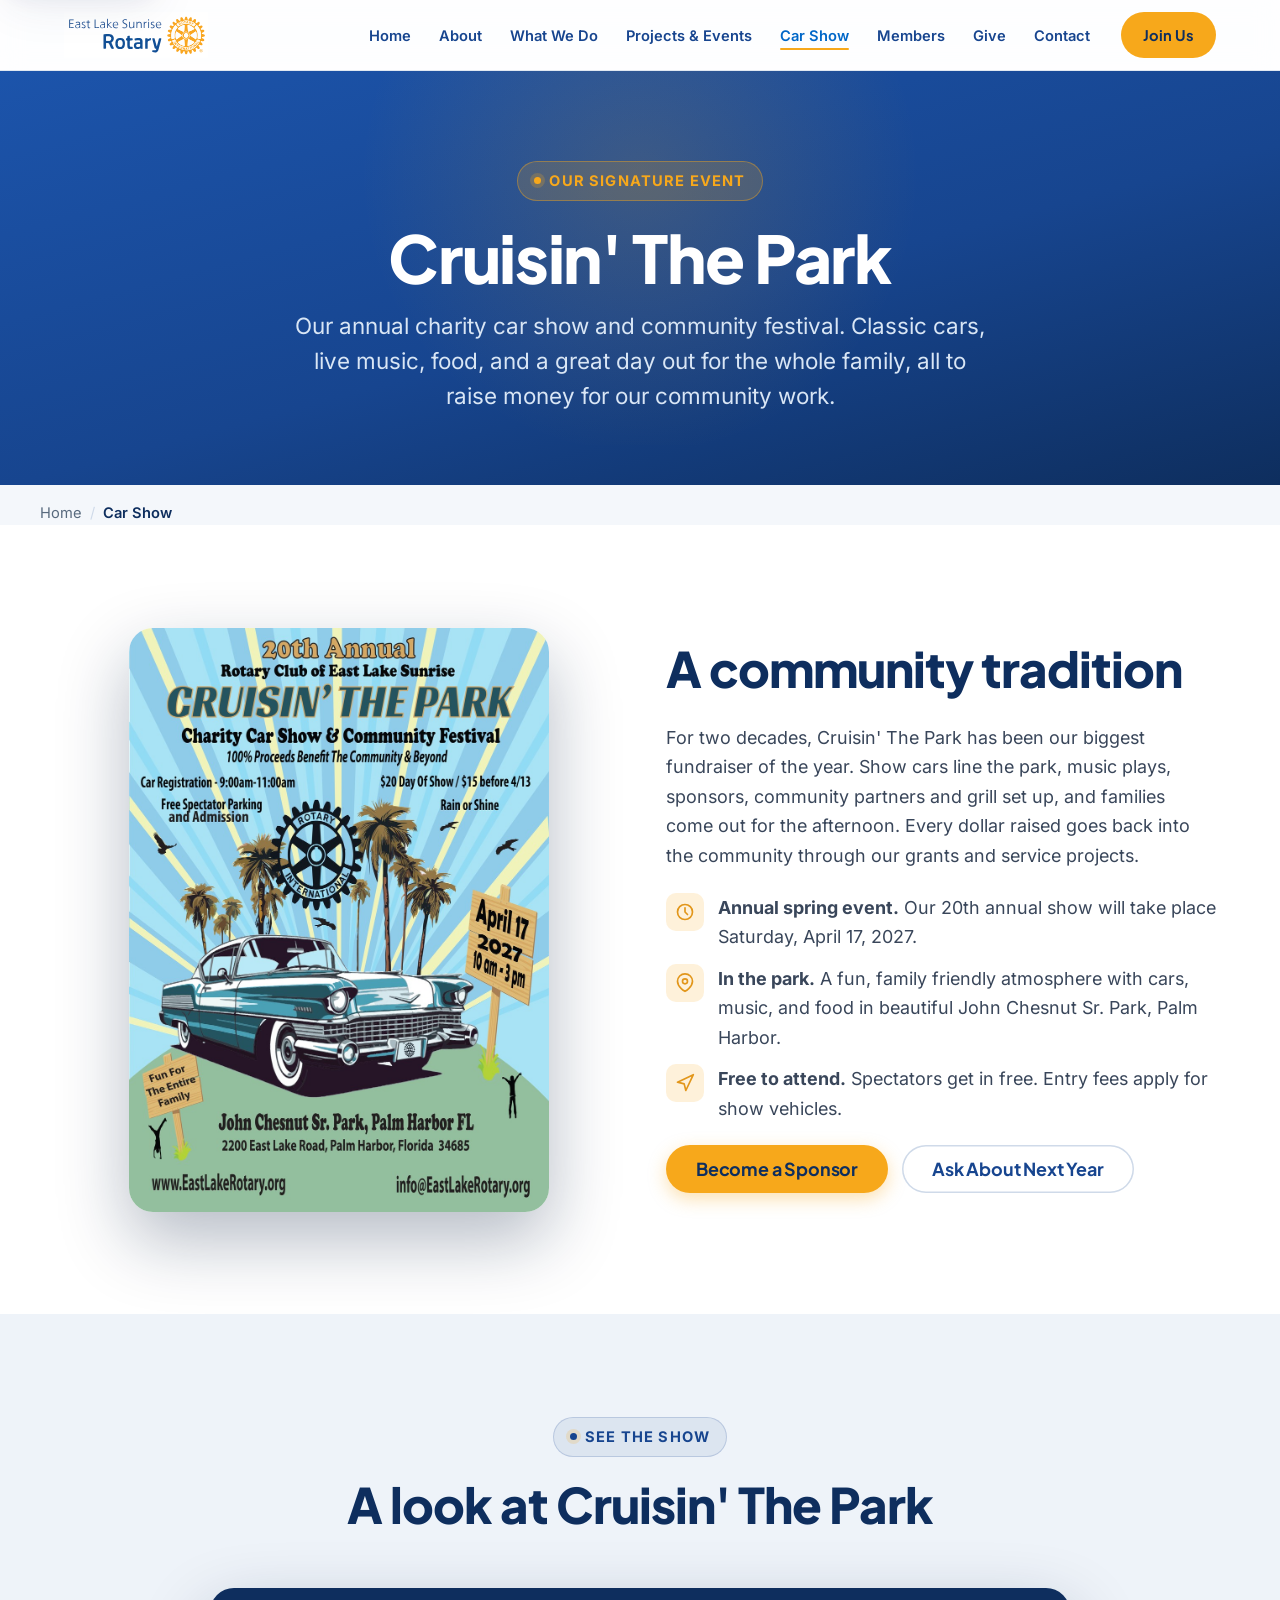
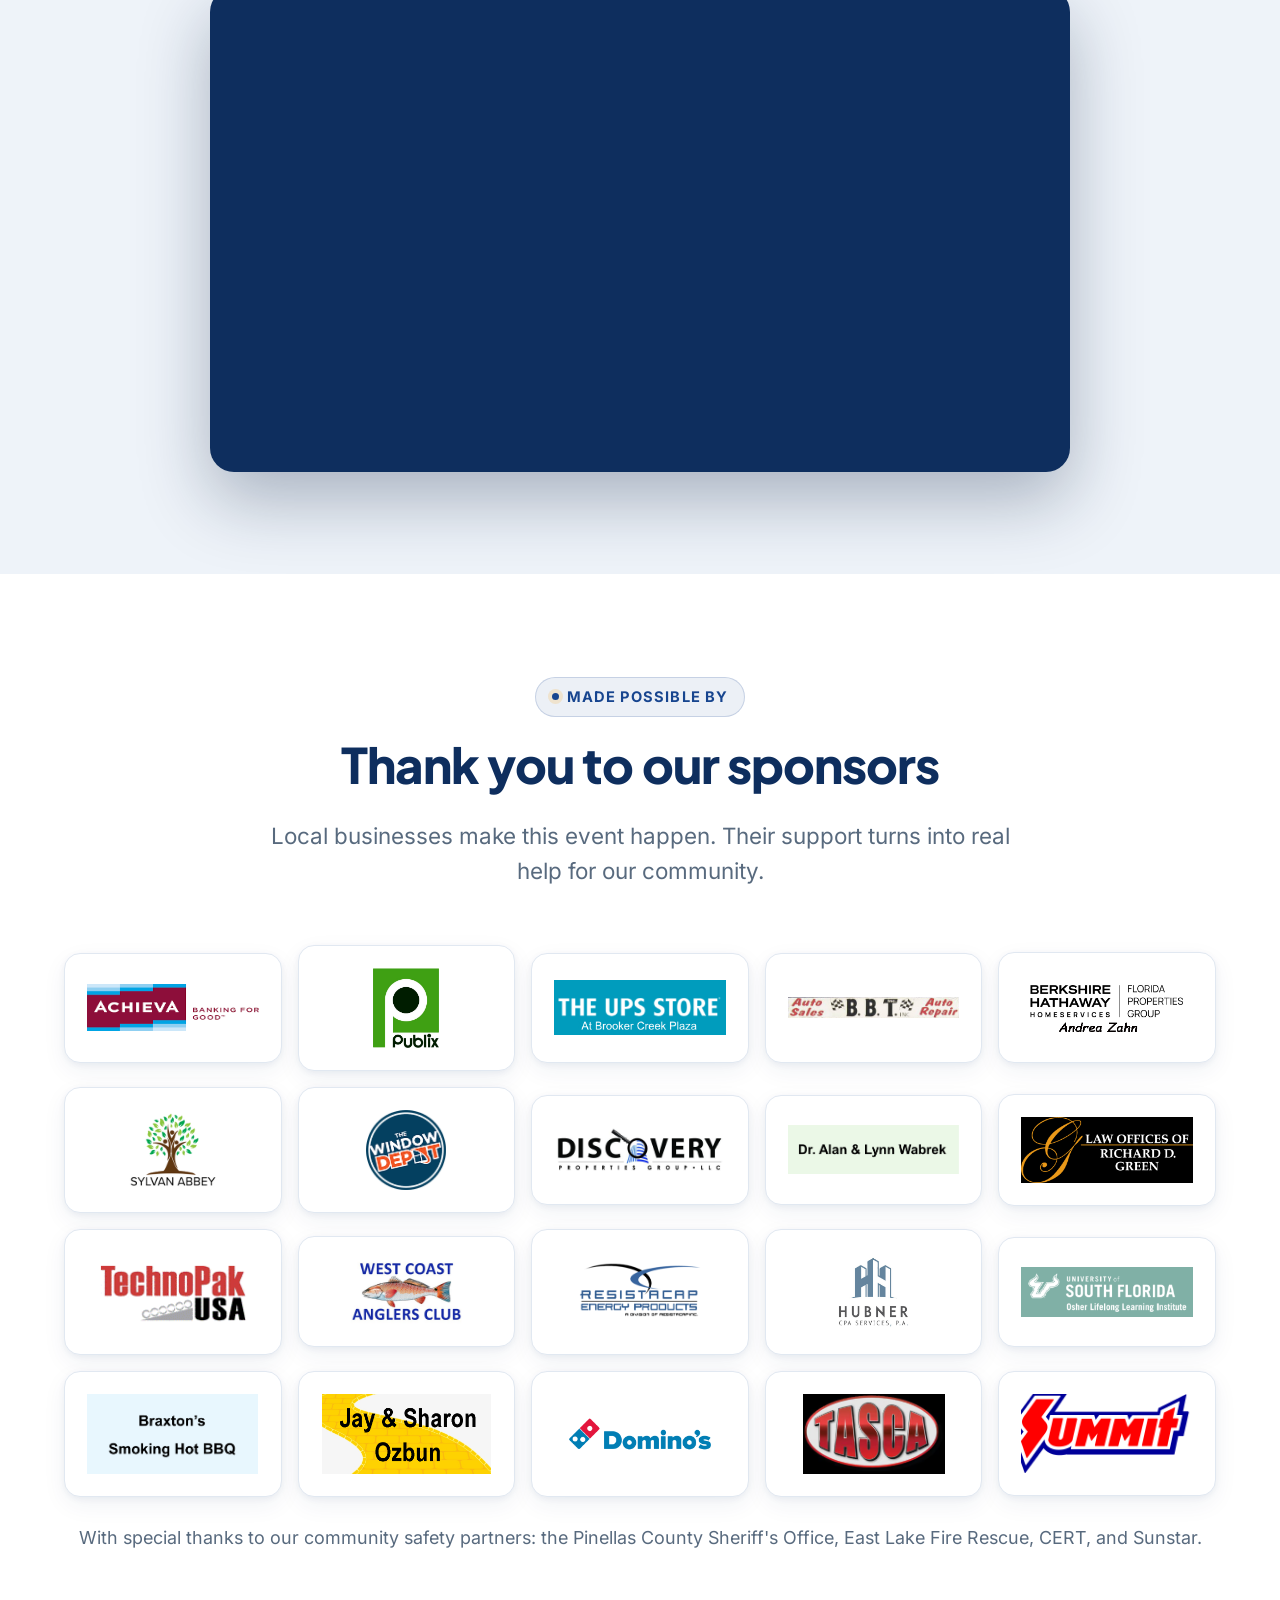
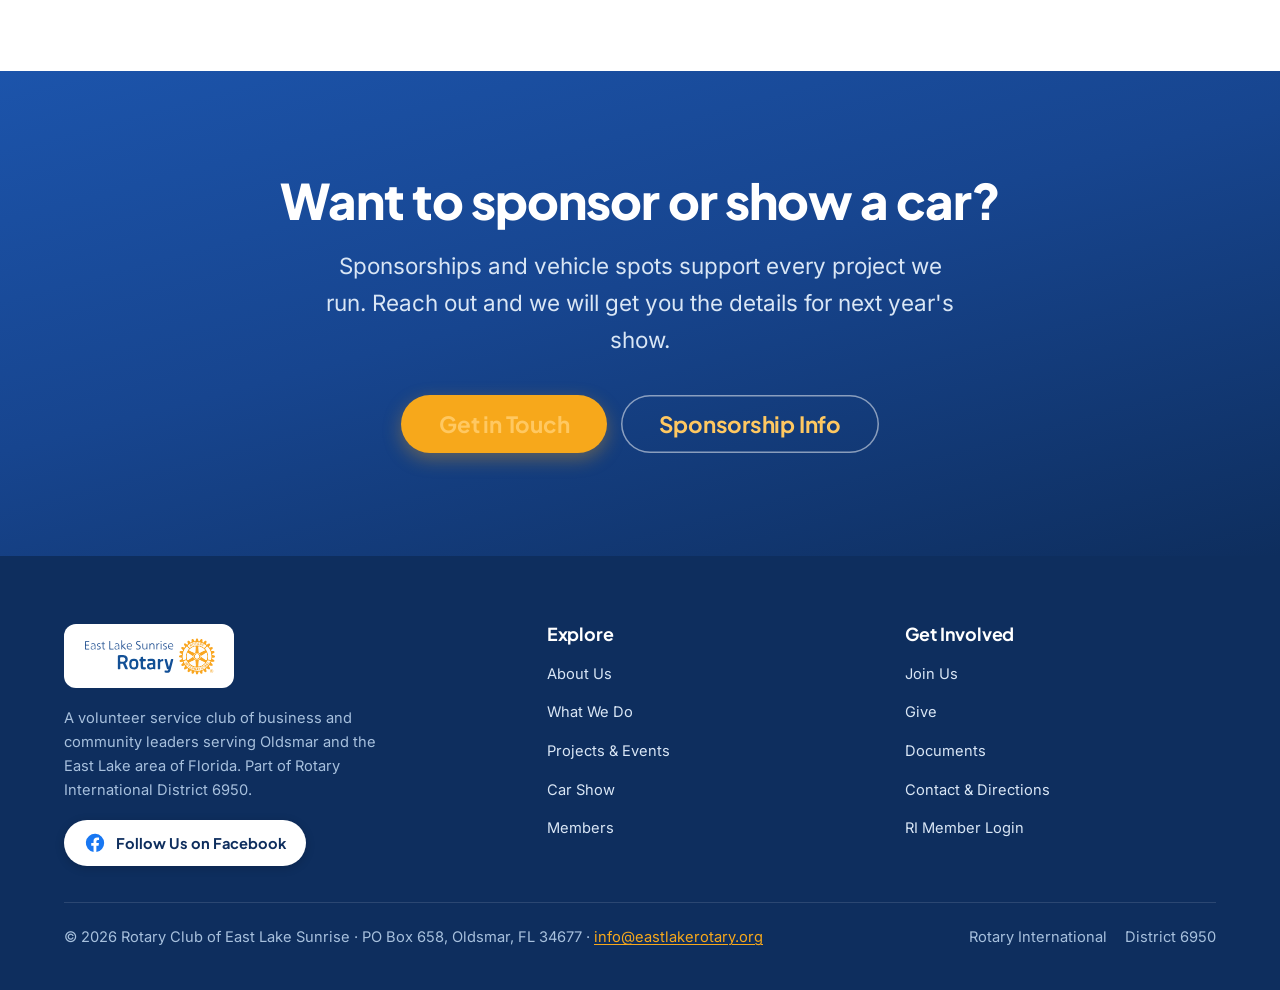
<file: car-show.html>
<!DOCTYPE html>
<html lang="en">
<head>
<meta charset="UTF-8">
<meta name="viewport" content="width=device-width, initial-scale=1.0">
<title>Cruisin' The Park Car Show &amp; Community Festival | Rotary Club of East Lake Sunrise</title>
<meta name="description" content="Cruisin' The Park is our annual charity car show and community festival in Oldsmar: classic cars, music, food, and family fun. Proceeds support our community projects.">
<link rel="canonical" href="https://eastlakerotary.org/car-show.html">
<meta name="theme-color" content="#17458F">
<meta property="og:type" content="website">
<meta property="og:site_name" content="Rotary Club of East Lake Sunrise">
<meta property="og:url" content="https://eastlakerotary.org/car-show.html">
<meta property="og:title" content="Cruisin' The Park Charity Car Show &amp; Community Festival">
<meta property="og:description" content="Our annual charity car show in Oldsmar: classic cars, music, food, and family fun. Proceeds support our community projects.">
<meta property="og:image" content="https://eastlakerotary.org/assets/img/CSPoster-2027.jpg?v=2">
<meta name="twitter:card" content="summary_large_image">
<link rel="icon" href="assets/img/els-rotary-wheel.svg" type="image/svg+xml">
<link rel="icon" type="image/png" sizes="32x32" href="assets/img/favicon-32.png">
<link rel="apple-touch-icon" href="assets/img/apple-touch-icon.png">
<link rel="preload" href="assets/fonts/plus-jakarta-sans-latin.woff2" as="font" type="font/woff2" crossorigin>
<link rel="stylesheet" href="assets/css/styles.css?v=6">
<script type="application/ld+json">
{"@context":"https://schema.org","@graph":[
{"@type":"Event","@id":"https://eastlakerotary.org/car-show.html#event","name":"Cruisin' The Park Charity Car Show & Community Festival","description":"An annual charity car show and community festival hosted by the Rotary Club of East Lake Sunrise, featuring classic cars, music, food, and family activities. Proceeds support the club's community projects.","image":"https://eastlakerotary.org/assets/img/CSPoster-2027.jpg?v=2","startDate":"2027-04-17T10:00:00-04:00","endDate":"2027-04-17T15:00:00-04:00","eventStatus":"https://schema.org/EventScheduled","eventAttendanceMode":"https://schema.org/OfflineEventAttendanceMode","location":{"@type":"Place","name":"John Chesnut Sr. Park","address":{"@type":"PostalAddress","streetAddress":"2200 East Lake Rd","addressLocality":"Palm Harbor","addressRegion":"FL","postalCode":"34685","addressCountry":"US"}},"organizer":{"@id":"https://eastlakerotary.org/#organization"},"offers":{"@type":"Offer","price":"0","priceCurrency":"USD","description":"Free for spectators; entry fees apply for show vehicles."}},
{"@type":"BreadcrumbList","itemListElement":[
{"@type":"ListItem","position":1,"name":"Home","item":"https://eastlakerotary.org/"},
{"@type":"ListItem","position":2,"name":"Car Show","item":"https://eastlakerotary.org/car-show.html"}]}
]}
</script>
</head>
<body>
<a class="skip-link" href="#main">Skip to content</a>

<header class="site-header">
  <div class="container">
    <div class="header-top">
      <a class="logo" href="index.html">
        <img class="logo-img" src="assets/img/els-rotary-logo.svg" alt="East Lake Sunrise Rotary" width="152" height="48">
      </a>
      <button class="nav-toggle" aria-label="Toggle menu" aria-expanded="false" aria-controls="primary-nav"><span></span><span></span><span></span></button>
    </div>
    <nav class="header-nav" id="primary-nav" aria-label="Primary">
      <ul class="nav-links">
        <li><a href="index.html">Home</a></li>
        <li><a href="about.html">About</a></li>
        <li><a href="what-we-do.html">What We Do</a></li>
        <li><a href="projects.html">Projects &amp; Events</a></li>
        <li><a class="active" href="car-show.html" aria-current="page">Car Show</a></li>
        <li><a href="members.html">Members</a></li>
        <li><a href="give.html">Give</a></li>
        <li><a href="contact.html">Contact</a></li>
      </ul>
      <a class="btn-join" href="join.html">Join Us</a>
    </nav>
  </div>
</header>

<main id="main">

<section class="page-hero">
  <div class="container">
    <span class="eyebrow">Our signature event</span>
    <h1>Cruisin' The Park</h1>
    <p>Our annual charity car show and community festival. Classic cars, live music, food, and a great day out for the whole family, all to raise money for our community work.</p>
  </div>
</section>

<nav class="crumbs container" aria-label="Breadcrumb">
  <ol><li><a href="index.html">Home</a></li><li aria-current="page">Car Show</li></ol>
</nav>

<section class="bg-white">
  <div class="container">
    <div class="event-head">
      <div class="event-poster reveal">
        <img src="assets/img/CSPoster-2027.jpg?v=2" alt="Cruisin' The Park 20th annual charity car show and community festival poster, April 17, 2027" width="1000" height="1391" fetchpriority="high">
      </div>
      <div class="reveal d1">
        <h2>A community tradition</h2>
        <p>For two decades, Cruisin' The Park has been our biggest fundraiser of the year. Show cars line the park, music plays, sponsors, community partners and grill set up, and families come out for the afternoon. Every dollar raised goes back into the community through our grants and service projects.</p>
        <ul class="event-facts">
          <li><span class="ef-ico" aria-hidden="true"><svg viewBox="0 0 24 24" fill="none" stroke="currentColor" stroke-width="2" stroke-linecap="round" stroke-linejoin="round"><circle cx="12" cy="12" r="9"/><path d="M12 7v5l3 3"/></svg></span><div><b>Annual spring event.</b> Our 20th annual show will take place Saturday, April 17, 2027.</div></li>
          <li><span class="ef-ico" aria-hidden="true"><svg viewBox="0 0 24 24" fill="none" stroke="currentColor" stroke-width="2" stroke-linecap="round" stroke-linejoin="round"><path d="M21 10c0 7-9 12-9 12s-9-5-9-12a9 9 0 0 1 18 0z"/><circle cx="12" cy="10" r="3"/></svg></span><div><b>In the park.</b> A fun, family friendly atmosphere with cars, music, and food in beautiful John Chesnut Sr. Park, Palm Harbor.</div></li>
          <li><span class="ef-ico" aria-hidden="true"><svg viewBox="0 0 24 24" fill="none" stroke="currentColor" stroke-width="2" stroke-linecap="round" stroke-linejoin="round"><path d="M3 11l19-9-9 19-2-8-8-2z"/></svg></span><div><b>Free to attend.</b> Spectators get in free. Entry fees apply for show vehicles.</div></li>
        </ul>
        <div class="hero-cta" style="margin-top:22px;">
          <a class="btn btn-gold" href="give.html">Become a Sponsor</a>
          <a class="btn btn-outline" href="contact.html">Ask About Next Year</a>
        </div>
      </div>
    </div>
  </div>
</section>

<!-- Video -->
<section class="bg-gray">
  <div class="container">
    <div class="section-head reveal">
      <span class="eyebrow">See the show</span>
      <h2>A look at Cruisin' The Park</h2>
    </div>
    <div class="video-wrap reveal">
      <iframe src="https://www.youtube-nocookie.com/embed/wf99ktewyjM?rel=0" title="Cruisin' The Park car show video" loading="lazy" allow="accelerometer; autoplay; clipboard-write; encrypted-media; gyroscope; picture-in-picture" allowfullscreen></iframe>
    </div>
  </div>
</section>

<!-- Sponsors -->
<section class="bg-white">
  <div class="container">
    <div class="section-head reveal">
      <span class="eyebrow">Made possible by</span>
      <h2>Thank you to our sponsors</h2>
      <p class="lead">Local businesses make this event happen. Their support turns into real help for our community.</p>
    </div>
    <div class="sponsor-wall reveal">
      <div class="sponsor"><img src="assets/img/Achieva.png" alt="Achieva Credit Union" loading="lazy"></div>
      <div class="sponsor"><img src="assets/img/Publix-logo.jpg" alt="Publix" loading="lazy"></div>
      <div class="sponsor"><img src="assets/img/UPS-logo.jpg" alt="UPS" loading="lazy"></div>
      <div class="sponsor"><img src="assets/img/BBT.jpg" alt="BB&amp;T" loading="lazy"></div>
      <div class="sponsor"><img src="assets/img/Berkshire.png" alt="Berkshire Hathaway" loading="lazy"></div>
      <div class="sponsor"><img src="assets/img/sylvan-abbey.png" alt="Sylvan Abbey" loading="lazy"></div>
      <div class="sponsor"><img src="assets/img/WindowDepot.png" alt="Window Depot" loading="lazy"></div>
      <div class="sponsor"><img src="assets/img/discovery_properties.png" alt="Discovery Properties" loading="lazy"></div>
      <div class="sponsor"><img src="assets/img/Wabrek.jpg" alt="Wabrek" loading="lazy"></div>
      <div class="sponsor"><img src="assets/img/LORG.jpg" alt="LORG" loading="lazy"></div>
      <div class="sponsor"><img src="assets/img/technopakusa.png" alt="Technopak USA" loading="lazy"></div>
      <div class="sponsor"><img src="assets/img/WCAC.jpg" alt="WCAC" loading="lazy"></div>
      <div class="sponsor"><img src="assets/img/resistacap.png" alt="Resistacap" loading="lazy"></div>
      <div class="sponsor"><img src="assets/img/Hubner.jpg" alt="Hubner" loading="lazy"></div>
      <div class="sponsor"><img src="assets/img/Olli.png" alt="Olli" loading="lazy"></div>
      <div class="sponsor"><img src="assets/img/Braxton.jpg" alt="Braxton" loading="lazy"></div>
      <div class="sponsor"><img src="assets/img/Ozbun.png" alt="Ozbun" loading="lazy"></div>
      <div class="sponsor"><img src="assets/img/Dominos.png" alt="Domino's" loading="lazy"></div>
      <div class="sponsor"><img src="assets/img/tasca-logo.jpg" alt="Tasca" loading="lazy"></div>
      <div class="sponsor"><img src="assets/img/summit-logo.png" alt="Summit" loading="lazy"></div>
    </div>
    <p class="text-center muted reveal" style="margin-top:26px;">With special thanks to our community safety partners: the Pinellas County Sheriff's Office, East Lake Fire Rescue, CERT, and Sunstar.</p>
  </div>
</section>

<section class="section-blue cta-band">
  <div class="container">
    <div class="reveal">
      <h2>Want to sponsor or show a car?</h2>
      <p>Sponsorships and vehicle spots support every project we run. Reach out and we will get you the details for next year's show.</p>
      <div class="center-cta">
        <a class="btn btn-gold btn-large" href="contact.html">Get in Touch</a>
        <a class="btn btn-ghost btn-large" href="give.html">Sponsorship Info</a>
      </div>
    </div>
  </div>
</section>

</main>

<footer class="site-footer">
  <div class="container">
    <div class="footer-top">
      <div class="footer-brand">
        <div class="f-logo">
          <img src="assets/img/els-rotary-logo.svg" alt="East Lake Sunrise Rotary" width="200" height="63">
        </div>
        <p>A volunteer service club of business and community leaders serving Oldsmar and the East Lake area of Florida. Part of Rotary International District 6950.</p>
        <div class="footer-social">
          <a href="https://www.facebook.com/EastLakeSunrise/" target="_blank" rel="noopener"><svg viewBox="0 0 24 24" aria-hidden="true"><path d="M22 12a10 10 0 1 0-11.6 9.9v-7H7.9V12h2.5V9.8c0-2.5 1.5-3.9 3.8-3.9 1.1 0 2.2.2 2.2.2v2.5h-1.3c-1.2 0-1.6.8-1.6 1.6V12h2.8l-.4 2.9h-2.4v7A10 10 0 0 0 22 12z"/></svg><span>Follow Us on Facebook</span></a>
        </div>
      </div>
      <div class="footer-col">
        <h2 class="footer-h">Explore</h2>
        <ul>
          <li><a href="about.html">About Us</a></li>
          <li><a href="what-we-do.html">What We Do</a></li>
          <li><a href="projects.html">Projects &amp; Events</a></li>
          <li><a href="car-show.html">Car Show</a></li>
          <li><a href="members.html">Members</a></li>
        </ul>
      </div>
      <div class="footer-col">
        <h2 class="footer-h">Get Involved</h2>
        <ul>
          <li><a href="join.html">Join Us</a></li>
          <li><a href="give.html">Give</a></li>
          <li><a href="documents.html">Documents</a></li>
          <li><a href="contact.html">Contact &amp; Directions</a></li>
          <li><a href="https://my.rotary.org/en/" target="_blank" rel="noopener">RI Member Login</a></li>
        </ul>
      </div>
    </div>
    <div class="footer-bottom">
      <p>&copy; <span data-year>2026</span> Rotary Club of East Lake Sunrise &middot; PO Box 658, Oldsmar, FL 34677 &middot; <a href="mailto:info@eastlakerotary.org">info@eastlakerotary.org</a></p>
      <div class="fb-links">
        <a href="https://www.rotary.org/" target="_blank" rel="noopener">Rotary International</a>
        <a href="http://www.rotary6950.org/" target="_blank" rel="noopener">District 6950</a>
      </div>
    </div>
  </div>
</footer>

<script src="assets/js/main.js?v=1" defer></script>
</body>
</html>
</file>
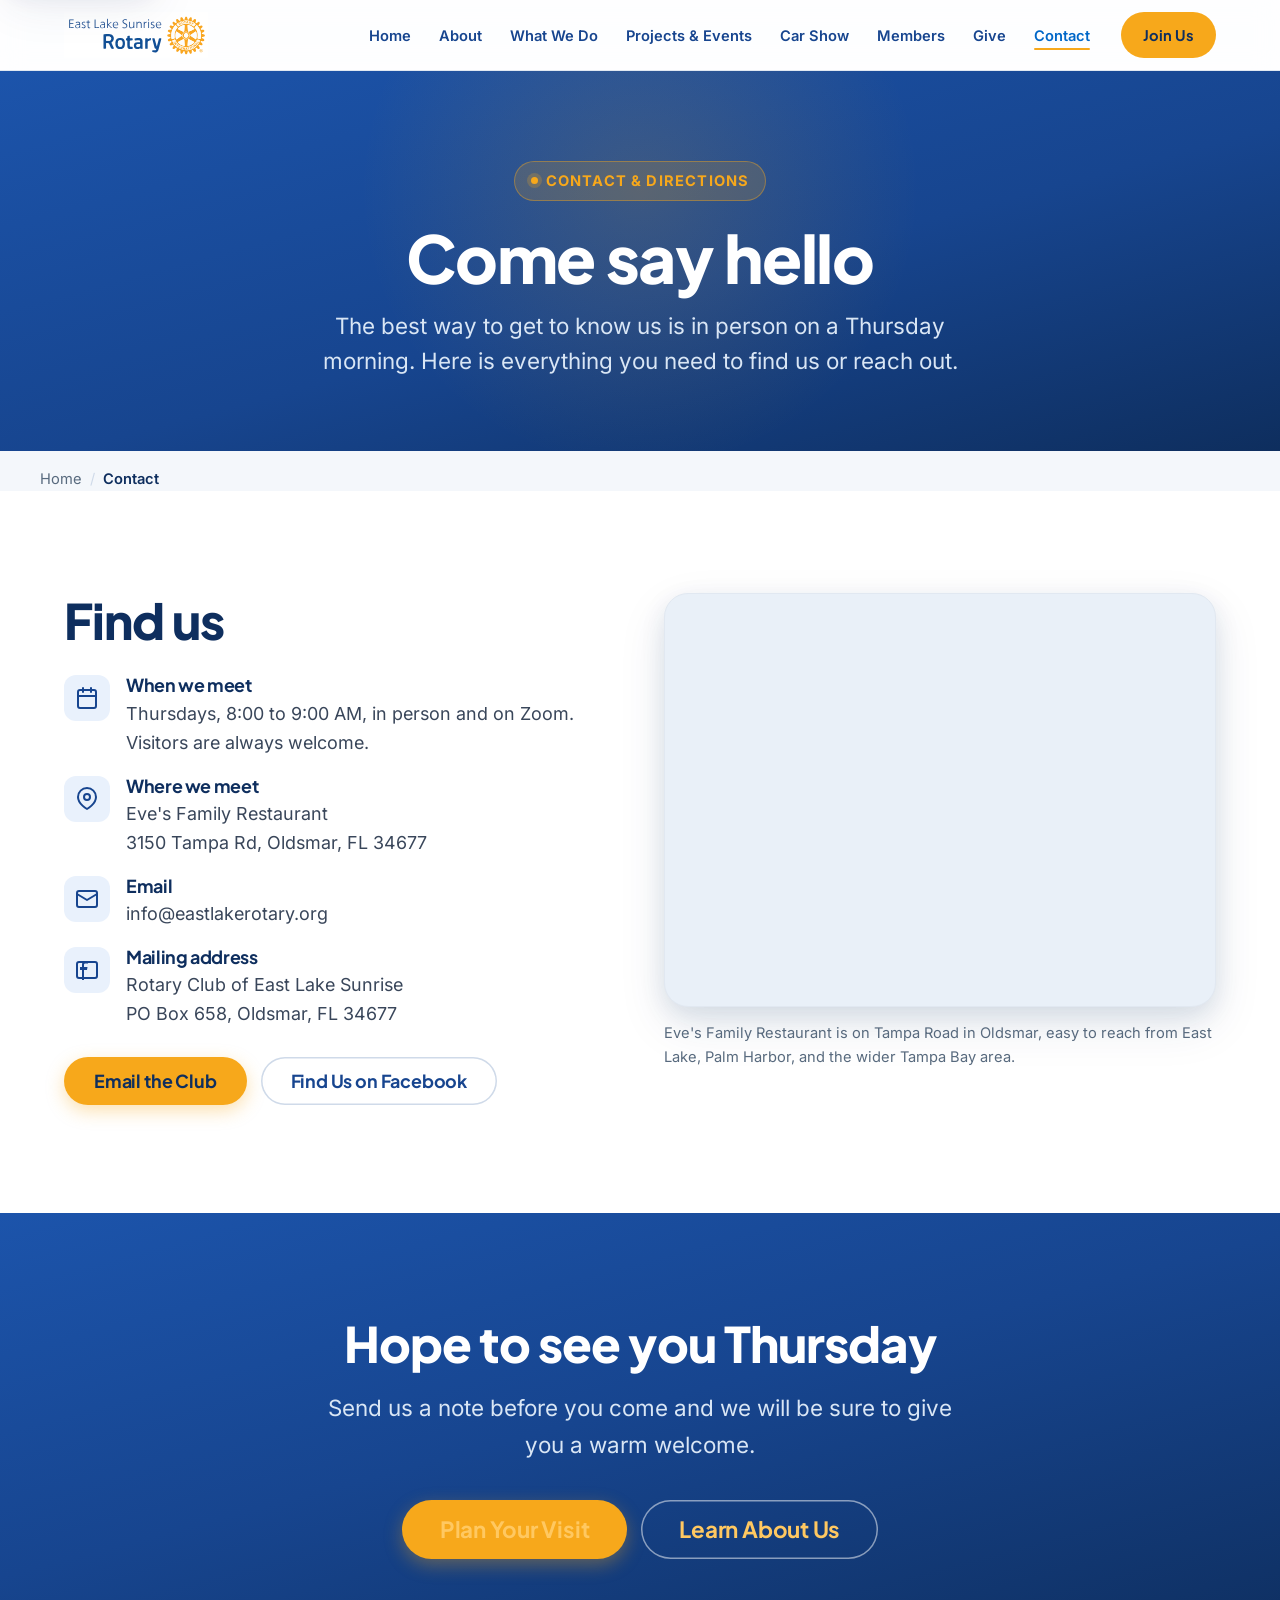
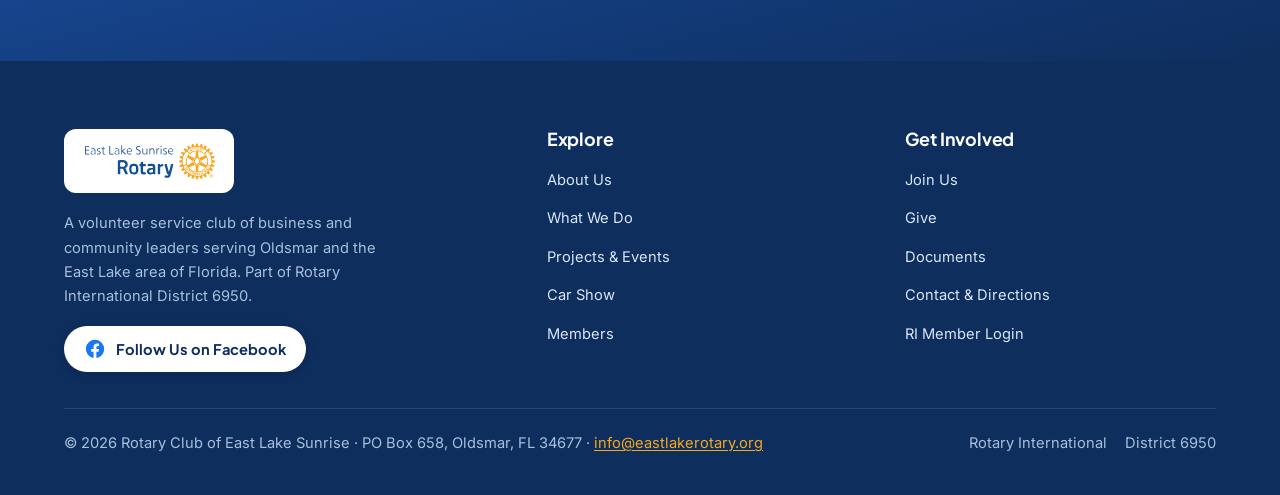
<file: contact.html>
<!DOCTYPE html>
<html lang="en">
<head>
<meta charset="UTF-8">
<meta name="viewport" content="width=device-width, initial-scale=1.0">
<title>Contact &amp; Directions | Rotary Club of East Lake Sunrise</title>
<meta name="description" content="Get in touch with the Rotary Club of East Lake Sunrise. We meet Thursdays at 8 AM at Eve's Family Restaurant, 3150 Tampa Rd, Oldsmar, FL. Visitors always welcome.">
<link rel="canonical" href="https://eastlakerotary.org/contact.html">
<meta name="theme-color" content="#17458F">
<meta property="og:type" content="website">
<meta property="og:site_name" content="Rotary Club of East Lake Sunrise">
<meta property="og:url" content="https://eastlakerotary.org/contact.html">
<meta property="og:title" content="Contact &amp; Directions | Rotary Club of East Lake Sunrise">
<meta property="og:description" content="We meet Thursdays at 8 AM at Eve's Family Restaurant in Oldsmar, FL. Visitors always welcome.">
<meta property="og:image" content="https://eastlakerotary.org/assets/img/els-rotary-wheel.svg">
<meta name="twitter:card" content="summary_large_image">
<link rel="icon" href="assets/img/els-rotary-wheel.svg" type="image/svg+xml">
<link rel="icon" type="image/png" sizes="32x32" href="assets/img/favicon-32.png">
<link rel="apple-touch-icon" href="assets/img/apple-touch-icon.png">
<link rel="preload" href="assets/fonts/plus-jakarta-sans-latin.woff2" as="font" type="font/woff2" crossorigin>
<link rel="stylesheet" href="assets/css/styles.css?v=6">
<script type="application/ld+json">
{"@context":"https://schema.org","@graph":[
{"@type":"ContactPage","@id":"https://eastlakerotary.org/contact.html#webpage","url":"https://eastlakerotary.org/contact.html","name":"Contact & Directions","isPartOf":{"@id":"https://eastlakerotary.org/#website"},"about":{"@id":"https://eastlakerotary.org/#organization"}},
{"@type":"BreadcrumbList","itemListElement":[
{"@type":"ListItem","position":1,"name":"Home","item":"https://eastlakerotary.org/"},
{"@type":"ListItem","position":2,"name":"Contact","item":"https://eastlakerotary.org/contact.html"}]}
]}
</script>
</head>
<body>
<a class="skip-link" href="#main">Skip to content</a>

<header class="site-header">
  <div class="container">
    <div class="header-top">
      <a class="logo" href="index.html">
        <img class="logo-img" src="assets/img/els-rotary-logo.svg" alt="East Lake Sunrise Rotary" width="152" height="48">
      </a>
      <button class="nav-toggle" aria-label="Toggle menu" aria-expanded="false" aria-controls="primary-nav"><span></span><span></span><span></span></button>
    </div>
    <nav class="header-nav" id="primary-nav" aria-label="Primary">
      <ul class="nav-links">
        <li><a href="index.html">Home</a></li>
        <li><a href="about.html">About</a></li>
        <li><a href="what-we-do.html">What We Do</a></li>
        <li><a href="projects.html">Projects &amp; Events</a></li>
        <li><a href="car-show.html">Car Show</a></li>
        <li><a href="members.html">Members</a></li>
        <li><a href="give.html">Give</a></li>
        <li><a class="active" href="contact.html" aria-current="page">Contact</a></li>
      </ul>
      <a class="btn-join" href="join.html">Join Us</a>
    </nav>
  </div>
</header>

<main id="main">

<section class="page-hero">
  <div class="container">
    <span class="eyebrow">Contact &amp; directions</span>
    <h1>Come say hello</h1>
    <p>The best way to get to know us is in person on a Thursday morning. Here is everything you need to find us or reach out.</p>
  </div>
</section>

<nav class="crumbs container" aria-label="Breadcrumb">
  <ol><li><a href="index.html">Home</a></li><li aria-current="page">Contact</li></ol>
</nav>

<section class="bg-white">
  <div class="container">
    <div class="contact-grid">
      <div class="reveal">
        <h2>Find us</h2>
        <ul class="info-list">
          <li>
            <span class="il-ico" aria-hidden="true"><svg viewBox="0 0 24 24" fill="none" stroke="currentColor" stroke-width="2" stroke-linecap="round" stroke-linejoin="round"><rect x="3" y="4" width="18" height="18" rx="2"/><path d="M16 2v4M8 2v4M3 10h18"/></svg></span>
            <div><h3>When we meet</h3><p>Thursdays, 8:00 to 9:00 AM, in person and on Zoom. Visitors are always welcome.</p></div>
          </li>
          <li>
            <span class="il-ico" aria-hidden="true"><svg viewBox="0 0 24 24" fill="none" stroke="currentColor" stroke-width="2" stroke-linecap="round" stroke-linejoin="round"><path d="M21 10c0 7-9 12-9 12s-9-5-9-12a9 9 0 0 1 18 0z"/><circle cx="12" cy="10" r="3"/></svg></span>
            <div><h3>Where we meet</h3><p>Eve's Family Restaurant<br>3150 Tampa Rd, Oldsmar, FL 34677</p></div>
          </li>
          <li>
            <span class="il-ico" aria-hidden="true"><svg viewBox="0 0 24 24" fill="none" stroke="currentColor" stroke-width="2" stroke-linecap="round" stroke-linejoin="round"><path d="M4 4h16a2 2 0 0 1 2 2v12a2 2 0 0 1-2 2H4a2 2 0 0 1-2-2V6a2 2 0 0 1 2-2z"/><path d="m22 7-10 6L2 7"/></svg></span>
            <div><h3>Email</h3><p><a href="mailto:info@eastlakerotary.org">info@eastlakerotary.org</a></p></div>
          </li>
          <li>
            <span class="il-ico" aria-hidden="true"><svg viewBox="0 0 24 24" fill="none" stroke="currentColor" stroke-width="2" stroke-linecap="round" stroke-linejoin="round"><path d="M20 4H4a2 2 0 0 0-2 2v12a2 2 0 0 0 2 2h16a2 2 0 0 0 2-2V6a2 2 0 0 0-2-2z"/><path d="M9 22V12h3l.5-3H9V7c0-1 .3-1.5 1.5-1.5H13V3h-2.5C8 3 7 4.5 7 6.7V9H5v3h2v10z" fill="currentColor" stroke="none"/></svg></span>
            <div><h3>Mailing address</h3><p>Rotary Club of East Lake Sunrise<br>PO Box 658, Oldsmar, FL 34677</p></div>
          </li>
        </ul>
        <div class="hero-cta" style="margin-top:28px;">
          <a class="btn btn-gold" href="mailto:info@eastlakerotary.org?subject=Hello from your website">Email the Club</a>
          <a class="btn btn-outline" href="https://www.facebook.com/EastLakeSunrise/" target="_blank" rel="noopener">Find Us on Facebook</a>
        </div>
      </div>
      <div class="reveal d1">
        <div class="map-embed">
          <iframe src="https://www.google.com/maps?q=Eve's+Family+Restaurant,+3150+Tampa+Rd,+Oldsmar,+FL+34677&output=embed" title="Map to Eve's Family Restaurant in Oldsmar, Florida" loading="lazy" referrerpolicy="no-referrer-when-downgrade"></iframe>
        </div>
        <p class="muted" style="margin-top:14px;font-size:var(--step--1);">Eve's Family Restaurant is on Tampa Road in Oldsmar, easy to reach from East Lake, Palm Harbor, and the wider Tampa Bay area.</p>
      </div>
    </div>
  </div>
</section>

<section class="section-blue cta-band">
  <div class="container">
    <div class="reveal">
      <h2>Hope to see you Thursday</h2>
      <p>Send us a note before you come and we will be sure to give you a warm welcome.</p>
      <div class="center-cta">
        <a class="btn btn-gold btn-large" href="join.html">Plan Your Visit</a>
        <a class="btn btn-ghost btn-large" href="about.html">Learn About Us</a>
      </div>
    </div>
  </div>
</section>

</main>

<footer class="site-footer">
  <div class="container">
    <div class="footer-top">
      <div class="footer-brand">
        <div class="f-logo">
          <img src="assets/img/els-rotary-logo.svg" alt="East Lake Sunrise Rotary" width="200" height="63">
        </div>
        <p>A volunteer service club of business and community leaders serving Oldsmar and the East Lake area of Florida. Part of Rotary International District 6950.</p>
        <div class="footer-social">
          <a href="https://www.facebook.com/EastLakeSunrise/" target="_blank" rel="noopener"><svg viewBox="0 0 24 24" aria-hidden="true"><path d="M22 12a10 10 0 1 0-11.6 9.9v-7H7.9V12h2.5V9.8c0-2.5 1.5-3.9 3.8-3.9 1.1 0 2.2.2 2.2.2v2.5h-1.3c-1.2 0-1.6.8-1.6 1.6V12h2.8l-.4 2.9h-2.4v7A10 10 0 0 0 22 12z"/></svg><span>Follow Us on Facebook</span></a>
        </div>
      </div>
      <div class="footer-col">
        <h2 class="footer-h">Explore</h2>
        <ul>
          <li><a href="about.html">About Us</a></li>
          <li><a href="what-we-do.html">What We Do</a></li>
          <li><a href="projects.html">Projects &amp; Events</a></li>
          <li><a href="car-show.html">Car Show</a></li>
          <li><a href="members.html">Members</a></li>
        </ul>
      </div>
      <div class="footer-col">
        <h2 class="footer-h">Get Involved</h2>
        <ul>
          <li><a href="join.html">Join Us</a></li>
          <li><a href="give.html">Give</a></li>
          <li><a href="documents.html">Documents</a></li>
          <li><a href="contact.html">Contact &amp; Directions</a></li>
          <li><a href="https://my.rotary.org/en/" target="_blank" rel="noopener">RI Member Login</a></li>
        </ul>
      </div>
    </div>
    <div class="footer-bottom">
      <p>&copy; <span data-year>2026</span> Rotary Club of East Lake Sunrise &middot; PO Box 658, Oldsmar, FL 34677 &middot; <a href="mailto:info@eastlakerotary.org">info@eastlakerotary.org</a></p>
      <div class="fb-links">
        <a href="https://www.rotary.org/" target="_blank" rel="noopener">Rotary International</a>
        <a href="http://www.rotary6950.org/" target="_blank" rel="noopener">District 6950</a>
      </div>
    </div>
  </div>
</footer>

<script src="assets/js/main.js?v=1" defer></script>
</body>
</html>
</file>
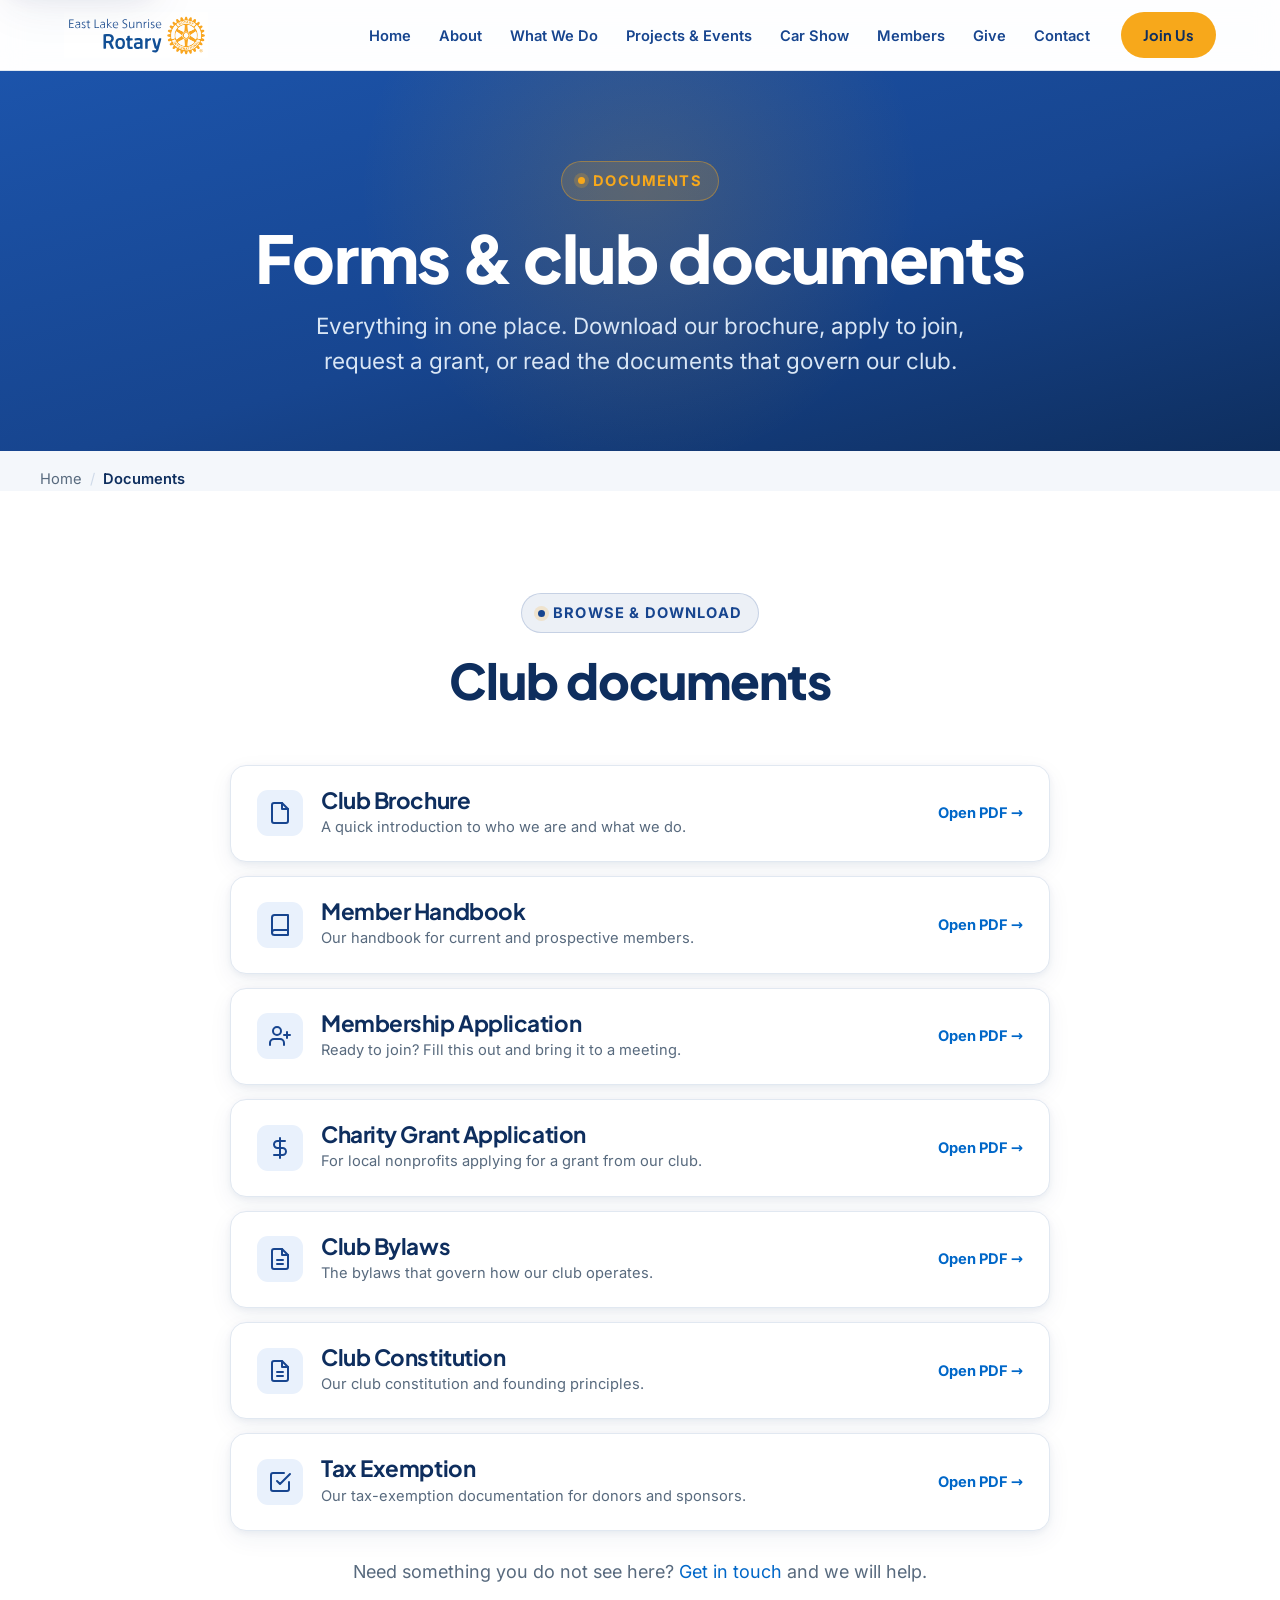
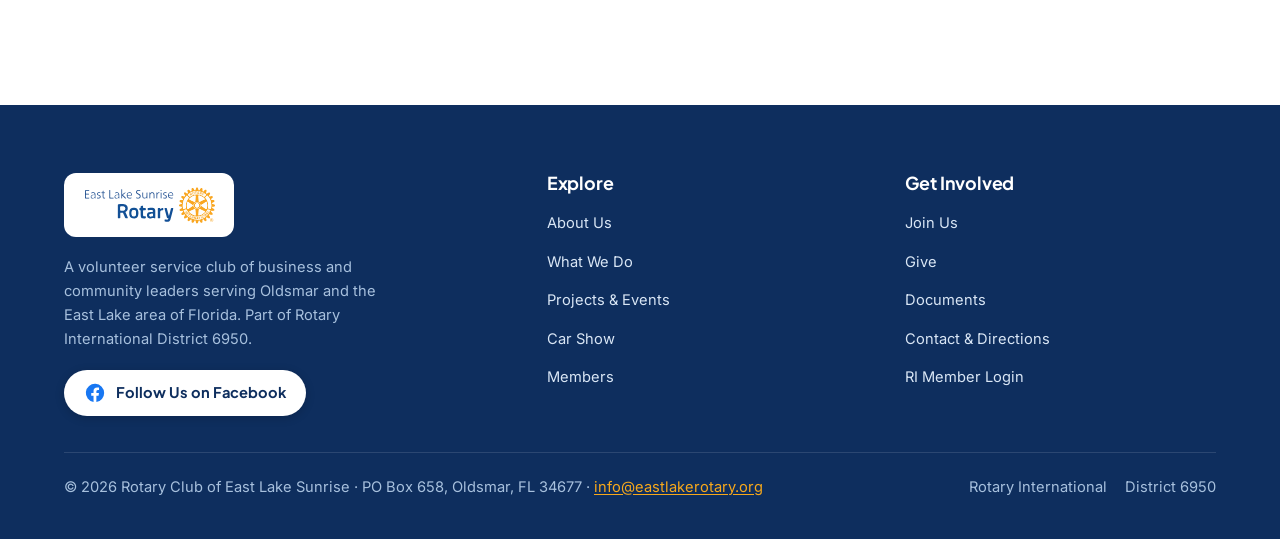
<file: documents.html>
<!DOCTYPE html>
<html lang="en">
<head>
<meta charset="UTF-8">
<meta name="viewport" content="width=device-width, initial-scale=1.0">
<title>Documents | Rotary Club of East Lake Sunrise</title>
<meta name="description" content="Download club documents for the Rotary Club of East Lake Sunrise: our brochure, member handbook, membership application, charity grant application, bylaws, and more.">
<link rel="canonical" href="https://eastlakerotary.org/documents.html">
<meta name="theme-color" content="#17458F">
<meta property="og:type" content="website">
<meta property="og:site_name" content="Rotary Club of East Lake Sunrise">
<meta property="og:url" content="https://eastlakerotary.org/documents.html">
<meta property="og:title" content="Documents | Rotary Club of East Lake Sunrise">
<meta property="og:description" content="Download our brochure, handbook, membership application, grant application, bylaws, and more.">
<meta property="og:image" content="https://eastlakerotary.org/assets/img/els-rotary-wheel.svg">
<meta name="twitter:card" content="summary_large_image">
<link rel="icon" href="assets/img/els-rotary-wheel.svg" type="image/svg+xml">
<link rel="icon" type="image/png" sizes="32x32" href="assets/img/favicon-32.png">
<link rel="apple-touch-icon" href="assets/img/apple-touch-icon.png">
<link rel="preload" href="assets/fonts/plus-jakarta-sans-latin.woff2" as="font" type="font/woff2" crossorigin>
<link rel="stylesheet" href="assets/css/styles.css?v=6">
<script type="application/ld+json">
{"@context":"https://schema.org","@graph":[
{"@type":"WebPage","@id":"https://eastlakerotary.org/documents.html#webpage","url":"https://eastlakerotary.org/documents.html","name":"Documents","isPartOf":{"@id":"https://eastlakerotary.org/#website"}},
{"@type":"BreadcrumbList","itemListElement":[
{"@type":"ListItem","position":1,"name":"Home","item":"https://eastlakerotary.org/"},
{"@type":"ListItem","position":2,"name":"Documents","item":"https://eastlakerotary.org/documents.html"}]}
]}
</script>
</head>
<body>
<a class="skip-link" href="#main">Skip to content</a>

<header class="site-header">
  <div class="container">
    <div class="header-top">
      <a class="logo" href="index.html">
        <img class="logo-img" src="assets/img/els-rotary-logo.svg" alt="East Lake Sunrise Rotary" width="152" height="48">
      </a>
      <button class="nav-toggle" aria-label="Toggle menu" aria-expanded="false" aria-controls="primary-nav"><span></span><span></span><span></span></button>
    </div>
    <nav class="header-nav" id="primary-nav" aria-label="Primary">
      <ul class="nav-links">
        <li><a href="index.html">Home</a></li>
        <li><a href="about.html">About</a></li>
        <li><a href="what-we-do.html">What We Do</a></li>
        <li><a href="projects.html">Projects &amp; Events</a></li>
        <li><a href="car-show.html">Car Show</a></li>
        <li><a href="members.html">Members</a></li>
        <li><a href="give.html">Give</a></li>
        <li><a href="contact.html">Contact</a></li>
      </ul>
      <a class="btn-join" href="join.html">Join Us</a>
    </nav>
  </div>
</header>

<main id="main">

<section class="page-hero">
  <div class="container">
    <span class="eyebrow">Documents</span>
    <h1>Forms &amp; club documents</h1>
    <p>Everything in one place. Download our brochure, apply to join, request a grant, or read the documents that govern our club.</p>
  </div>
</section>

<nav class="crumbs container" aria-label="Breadcrumb">
  <ol><li><a href="index.html">Home</a></li><li aria-current="page">Documents</li></ol>
</nav>

<section class="bg-white">
  <div class="container">
    <div class="section-head reveal">
      <span class="eyebrow">Browse &amp; download</span>
      <h2>Club documents</h2>
    </div>
    <div class="doc-list">
      <a class="doc-row reveal" href="assets/docs/Brochure.pdf" target="_blank" rel="noopener">
        <span class="doc-ico" aria-hidden="true"><svg viewBox="0 0 24 24" fill="none" stroke="currentColor" stroke-width="2" stroke-linecap="round" stroke-linejoin="round"><path d="M14 2H6a2 2 0 0 0-2 2v16a2 2 0 0 0 2 2h12a2 2 0 0 0 2-2V8z"/><path d="M14 2v6h6"/></svg></span>
        <div class="doc-body"><h3>Club Brochure</h3><p>A quick introduction to who we are and what we do.</p></div>
        <span class="doc-go">Open PDF &rarr;</span>
      </a>
      <a class="doc-row reveal" href="assets/docs/Handbook.pdf" target="_blank" rel="noopener">
        <span class="doc-ico" aria-hidden="true"><svg viewBox="0 0 24 24" fill="none" stroke="currentColor" stroke-width="2" stroke-linecap="round" stroke-linejoin="round"><path d="M4 19.5A2.5 2.5 0 0 1 6.5 17H20"/><path d="M6.5 2H20v20H6.5A2.5 2.5 0 0 1 4 19.5v-15A2.5 2.5 0 0 1 6.5 2z"/></svg></span>
        <div class="doc-body"><h3>Member Handbook</h3><p>Our handbook for current and prospective members.</p></div>
        <span class="doc-go">Open PDF &rarr;</span>
      </a>
      <a class="doc-row reveal" href="assets/docs/MembershipApplicationP.pdf" target="_blank" rel="noopener">
        <span class="doc-ico" aria-hidden="true"><svg viewBox="0 0 24 24" fill="none" stroke="currentColor" stroke-width="2" stroke-linecap="round" stroke-linejoin="round"><path d="M16 21v-2a4 4 0 0 0-4-4H6a4 4 0 0 0-4 4v2"/><circle cx="9" cy="7" r="4"/><path d="M19 8v6M22 11h-6"/></svg></span>
        <div class="doc-body"><h3>Membership Application</h3><p>Ready to join? Fill this out and bring it to a meeting.</p></div>
        <span class="doc-go">Open PDF &rarr;</span>
      </a>
      <a class="doc-row reveal" href="assets/docs/Grant-Application.pdf" target="_blank" rel="noopener">
        <span class="doc-ico" aria-hidden="true"><svg viewBox="0 0 24 24" fill="none" stroke="currentColor" stroke-width="2" stroke-linecap="round" stroke-linejoin="round"><path d="M12 2v20M17 5H9.5a3.5 3.5 0 0 0 0 7h5a3.5 3.5 0 0 1 0 7H6"/></svg></span>
        <div class="doc-body"><h3>Charity Grant Application</h3><p>For local nonprofits applying for a grant from our club.</p></div>
        <span class="doc-go">Open PDF &rarr;</span>
      </a>
      <a class="doc-row reveal" href="assets/docs/Bylaws.pdf" target="_blank" rel="noopener">
        <span class="doc-ico" aria-hidden="true"><svg viewBox="0 0 24 24" fill="none" stroke="currentColor" stroke-width="2" stroke-linecap="round" stroke-linejoin="round"><path d="M14 2H6a2 2 0 0 0-2 2v16a2 2 0 0 0 2 2h12a2 2 0 0 0 2-2V8z"/><path d="M14 2v6h6M9 13h6M9 17h6"/></svg></span>
        <div class="doc-body"><h3>Club Bylaws</h3><p>The bylaws that govern how our club operates.</p></div>
        <span class="doc-go">Open PDF &rarr;</span>
      </a>
      <a class="doc-row reveal" href="assets/docs/Constitution.pdf" target="_blank" rel="noopener">
        <span class="doc-ico" aria-hidden="true"><svg viewBox="0 0 24 24" fill="none" stroke="currentColor" stroke-width="2" stroke-linecap="round" stroke-linejoin="round"><path d="M14 2H6a2 2 0 0 0-2 2v16a2 2 0 0 0 2 2h12a2 2 0 0 0 2-2V8z"/><path d="M14 2v6h6M9 13h6M9 17h6"/></svg></span>
        <div class="doc-body"><h3>Club Constitution</h3><p>Our club constitution and founding principles.</p></div>
        <span class="doc-go">Open PDF &rarr;</span>
      </a>
      <a class="doc-row reveal" href="assets/docs/Tax-Exemption.pdf" target="_blank" rel="noopener">
        <span class="doc-ico" aria-hidden="true"><svg viewBox="0 0 24 24" fill="none" stroke="currentColor" stroke-width="2" stroke-linecap="round" stroke-linejoin="round"><path d="M9 11l3 3L22 4M21 12v7a2 2 0 0 1-2 2H5a2 2 0 0 1-2-2V5a2 2 0 0 1 2-2h11"/></svg></span>
        <div class="doc-body"><h3>Tax Exemption</h3><p>Our tax-exemption documentation for donors and sponsors.</p></div>
        <span class="doc-go">Open PDF &rarr;</span>
      </a>
    </div>
    <p class="text-center muted reveal" style="margin-top:26px;">Need something you do not see here? <a href="contact.html">Get in touch</a> and we will help.</p>
  </div>
</section>

</main>

<footer class="site-footer">
  <div class="container">
    <div class="footer-top">
      <div class="footer-brand">
        <div class="f-logo">
          <img src="assets/img/els-rotary-logo.svg" alt="East Lake Sunrise Rotary" width="200" height="63">
        </div>
        <p>A volunteer service club of business and community leaders serving Oldsmar and the East Lake area of Florida. Part of Rotary International District 6950.</p>
        <div class="footer-social">
          <a href="https://www.facebook.com/EastLakeSunrise/" target="_blank" rel="noopener"><svg viewBox="0 0 24 24" aria-hidden="true"><path d="M22 12a10 10 0 1 0-11.6 9.9v-7H7.9V12h2.5V9.8c0-2.5 1.5-3.9 3.8-3.9 1.1 0 2.2.2 2.2.2v2.5h-1.3c-1.2 0-1.6.8-1.6 1.6V12h2.8l-.4 2.9h-2.4v7A10 10 0 0 0 22 12z"/></svg><span>Follow Us on Facebook</span></a>
        </div>
      </div>
      <div class="footer-col">
        <h2 class="footer-h">Explore</h2>
        <ul>
          <li><a href="about.html">About Us</a></li>
          <li><a href="what-we-do.html">What We Do</a></li>
          <li><a href="projects.html">Projects &amp; Events</a></li>
          <li><a href="car-show.html">Car Show</a></li>
          <li><a href="members.html">Members</a></li>
        </ul>
      </div>
      <div class="footer-col">
        <h2 class="footer-h">Get Involved</h2>
        <ul>
          <li><a href="join.html">Join Us</a></li>
          <li><a href="give.html">Give</a></li>
          <li><a href="documents.html">Documents</a></li>
          <li><a href="contact.html">Contact &amp; Directions</a></li>
          <li><a href="https://my.rotary.org/en/" target="_blank" rel="noopener">RI Member Login</a></li>
        </ul>
      </div>
    </div>
    <div class="footer-bottom">
      <p>&copy; <span data-year>2026</span> Rotary Club of East Lake Sunrise &middot; PO Box 658, Oldsmar, FL 34677 &middot; <a href="mailto:info@eastlakerotary.org">info@eastlakerotary.org</a></p>
      <div class="fb-links">
        <a href="https://www.rotary.org/" target="_blank" rel="noopener">Rotary International</a>
        <a href="http://www.rotary6950.org/" target="_blank" rel="noopener">District 6950</a>
      </div>
    </div>
  </div>
</footer>

<script src="assets/js/main.js?v=1" defer></script>
</body>
</html>
</file>
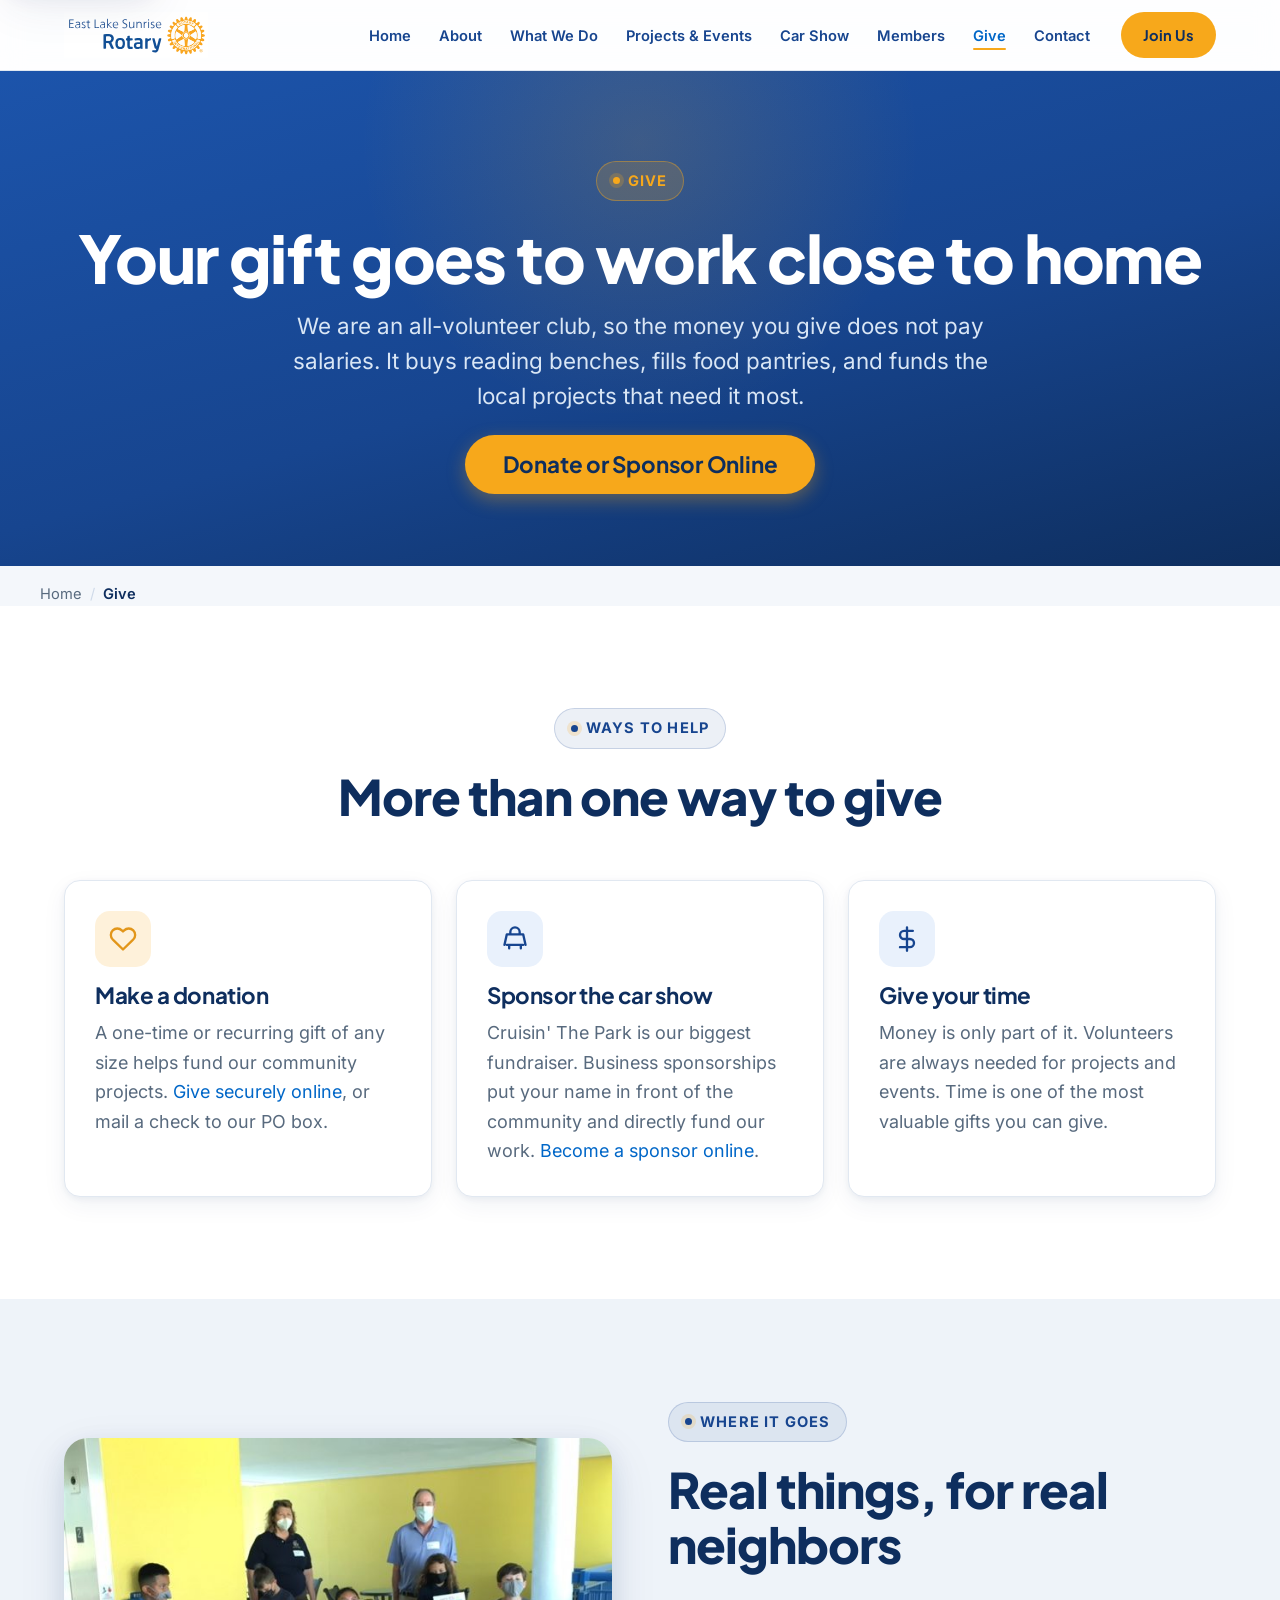
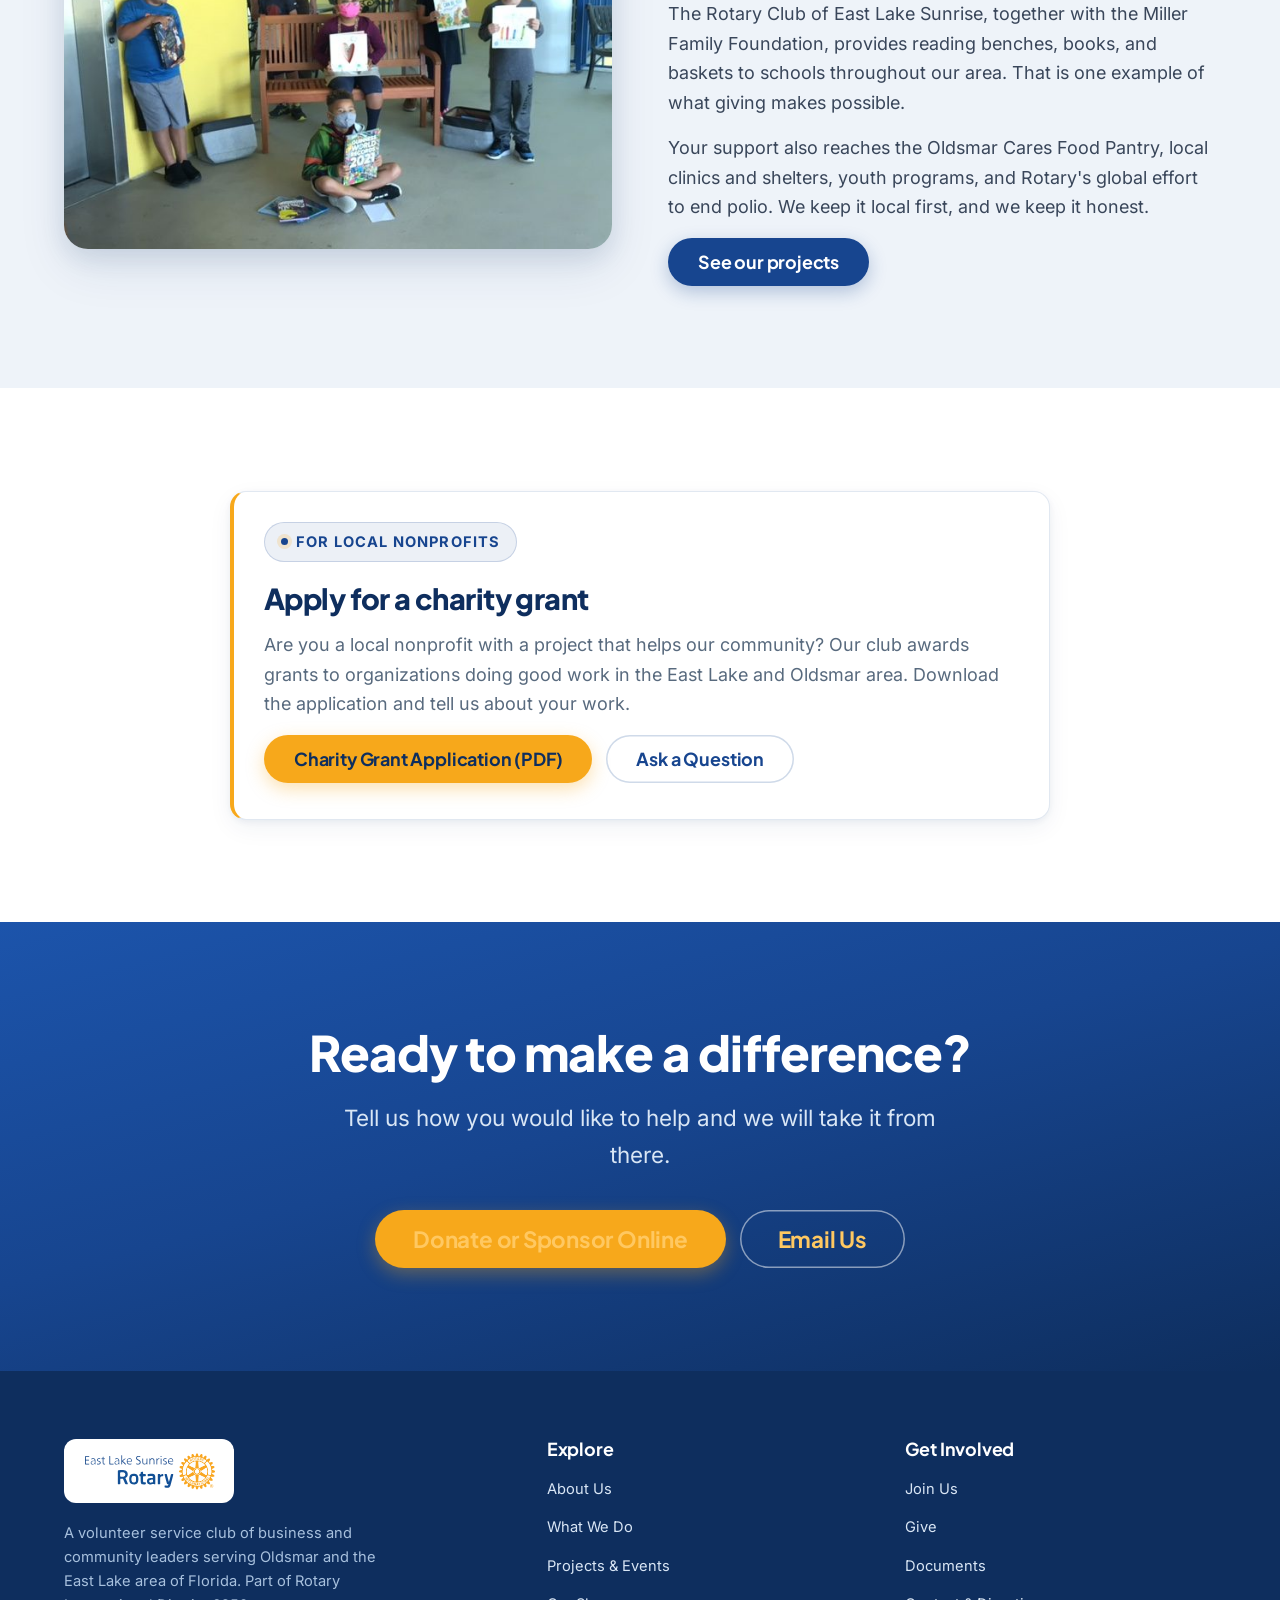
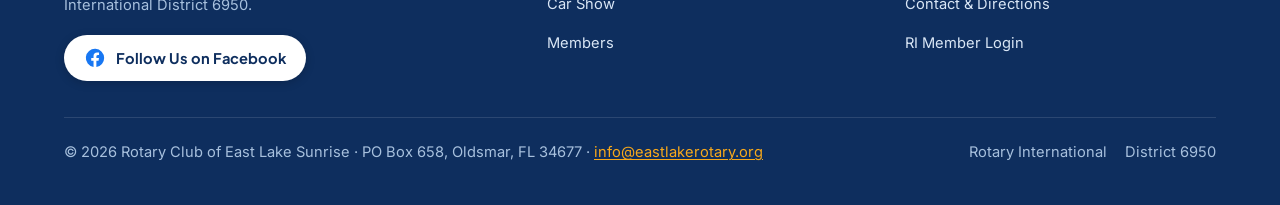
<file: give.html>
<!DOCTYPE html>
<html lang="en">
<head>
<meta charset="UTF-8">
<meta name="viewport" content="width=device-width, initial-scale=1.0">
<title>Give | Rotary Club of East Lake Sunrise</title>
<meta name="description" content="Support the Rotary Club of East Lake Sunrise. Donate, sponsor our car show, or apply for a charity grant. Every gift turns into help for our local community.">
<link rel="canonical" href="https://eastlakerotary.org/give.html">
<meta name="theme-color" content="#17458F">
<meta property="og:type" content="website">
<meta property="og:site_name" content="Rotary Club of East Lake Sunrise">
<meta property="og:url" content="https://eastlakerotary.org/give.html">
<meta property="og:title" content="Give | Rotary Club of East Lake Sunrise">
<meta property="og:description" content="Donate, sponsor our car show, or apply for a charity grant. Every gift turns into help for our local community.">
<meta property="og:image" content="https://eastlakerotary.org/assets/img/IMG_3033.JPG">
<meta name="twitter:card" content="summary_large_image">
<link rel="icon" href="assets/img/els-rotary-wheel.svg" type="image/svg+xml">
<link rel="icon" type="image/png" sizes="32x32" href="assets/img/favicon-32.png">
<link rel="apple-touch-icon" href="assets/img/apple-touch-icon.png">
<link rel="preload" href="assets/fonts/plus-jakarta-sans-latin.woff2" as="font" type="font/woff2" crossorigin>
<link rel="stylesheet" href="assets/css/styles.css?v=6">
<script type="application/ld+json">
{"@context":"https://schema.org","@graph":[
{"@type":"WebPage","@id":"https://eastlakerotary.org/give.html#webpage","url":"https://eastlakerotary.org/give.html","name":"Give","isPartOf":{"@id":"https://eastlakerotary.org/#website"}},
{"@type":"BreadcrumbList","itemListElement":[
{"@type":"ListItem","position":1,"name":"Home","item":"https://eastlakerotary.org/"},
{"@type":"ListItem","position":2,"name":"Give","item":"https://eastlakerotary.org/give.html"}]}
]}
</script>
</head>
<body>
<a class="skip-link" href="#main">Skip to content</a>

<header class="site-header">
  <div class="container">
    <div class="header-top">
      <a class="logo" href="index.html">
        <img class="logo-img" src="assets/img/els-rotary-logo.svg" alt="East Lake Sunrise Rotary" width="152" height="48">
      </a>
      <button class="nav-toggle" aria-label="Toggle menu" aria-expanded="false" aria-controls="primary-nav"><span></span><span></span><span></span></button>
    </div>
    <nav class="header-nav" id="primary-nav" aria-label="Primary">
      <ul class="nav-links">
        <li><a href="index.html">Home</a></li>
        <li><a href="about.html">About</a></li>
        <li><a href="what-we-do.html">What We Do</a></li>
        <li><a href="projects.html">Projects &amp; Events</a></li>
        <li><a href="car-show.html">Car Show</a></li>
        <li><a href="members.html">Members</a></li>
        <li><a class="active" href="give.html" aria-current="page">Give</a></li>
        <li><a href="contact.html">Contact</a></li>
      </ul>
      <a class="btn-join" href="join.html">Join Us</a>
    </nav>
  </div>
</header>

<main id="main">

<section class="page-hero">
  <div class="container">
    <span class="eyebrow">Give</span>
    <h1>Your gift goes to work close to home</h1>
    <p>We are an all-volunteer club, so the money you give does not pay salaries. It buys reading benches, fills food pantries, and funds the local projects that need it most.</p>
    <div class="center-cta" style="margin-top:22px;"><a class="btn btn-gold btn-large" href="https://elsrotary.company.site/" target="_blank" rel="noopener">Donate or Sponsor Online</a></div>
  </div>
</section>

<nav class="crumbs container" aria-label="Breadcrumb">
  <ol><li><a href="index.html">Home</a></li><li aria-current="page">Give</li></ol>
</nav>

<!-- Ways to give -->
<section class="bg-white">
  <div class="container">
    <div class="section-head reveal">
      <span class="eyebrow">Ways to help</span>
      <h2>More than one way to give</h2>
    </div>
    <div class="feature-grid">
      <article class="feature-card reveal">
        <span class="icon-circle gold" aria-hidden="true"><svg viewBox="0 0 24 24" fill="none" stroke="currentColor" stroke-width="2" stroke-linecap="round" stroke-linejoin="round"><path d="M20.8 4.6a5.5 5.5 0 0 0-7.8 0L12 5.6l-1-1a5.5 5.5 0 0 0-7.8 7.8l1 1L12 21l7.8-7.6 1-1a5.5 5.5 0 0 0 0-7.8z"/></svg></span>
        <h3>Make a donation</h3>
        <p>A one-time or recurring gift of any size helps fund our community projects. <a href="https://elsrotary.company.site/" target="_blank" rel="noopener">Give securely online</a>, or mail a check to our PO box.</p>
      </article>
      <article class="feature-card reveal d1">
        <span class="icon-circle" aria-hidden="true"><svg viewBox="0 0 24 24" fill="none" stroke="currentColor" stroke-width="2" stroke-linecap="round" stroke-linejoin="round"><path d="M5 17h14M3 17l2-9h14l2 9M7 17v3M17 17v3M8 8V6a4 4 0 0 1 8 0v2"/></svg></span>
        <h3>Sponsor the car show</h3>
        <p>Cruisin' The Park is our biggest fundraiser. Business sponsorships put your name in front of the community and directly fund our work. <a href="https://elsrotary.company.site/" target="_blank" rel="noopener">Become a sponsor online</a>.</p>
      </article>
      <article class="feature-card reveal d2">
        <span class="icon-circle" aria-hidden="true"><svg viewBox="0 0 24 24" fill="none" stroke="currentColor" stroke-width="2" stroke-linecap="round" stroke-linejoin="round"><path d="M12 2v20M17 5H9.5a3.5 3.5 0 0 0 0 7h5a3.5 3.5 0 0 1 0 7H6"/></svg></span>
        <h3>Give your time</h3>
        <p>Money is only part of it. Volunteers are always needed for projects and events. Time is one of the most valuable gifts you can give.</p>
      </article>
    </div>
  </div>
</section>

<!-- Where it goes -->
<section class="bg-gray">
  <div class="container">
    <div class="split">
      <div class="reveal">
        <img src="assets/img/IMG_3033.JPG" alt="A reading bench delivered to Kings Highway Elementary School" width="640" height="480" loading="lazy">
      </div>
      <div class="reveal d1">
        <span class="eyebrow">Where it goes</span>
        <h2>Real things, for real neighbors</h2>
        <p>The Rotary Club of East Lake Sunrise, together with the Miller Family Foundation, provides reading benches, books, and baskets to schools throughout our area. That is one example of what giving makes possible.</p>
        <p>Your support also reaches the Oldsmar Cares Food Pantry, local clinics and shelters, youth programs, and Rotary's global effort to end polio. We keep it local first, and we keep it honest.</p>
        <a class="btn btn-primary" href="projects.html">See our projects</a>
      </div>
    </div>
  </div>
</section>

<!-- Grants -->
<section class="bg-white">
  <div class="container">
    <div class="card reveal" style="max-width:820px;margin:0 auto;border-left:4px solid var(--gold);">
      <span class="eyebrow">For local nonprofits</span>
      <h2 style="font-size:var(--step-2);">Apply for a charity grant</h2>
      <p class="muted">Are you a local nonprofit with a project that helps our community? Our club awards grants to organizations doing good work in the East Lake and Oldsmar area. Download the application and tell us about your work.</p>
      <div class="hero-cta" style="margin-top:8px;">
        <a class="btn btn-gold" href="assets/docs/Grant-Application.pdf" target="_blank" rel="noopener">Charity Grant Application (PDF)</a>
        <a class="btn btn-outline" href="contact.html">Ask a Question</a>
      </div>
    </div>
  </div>
</section>

<section class="section-blue cta-band">
  <div class="container">
    <div class="reveal">
      <h2>Ready to make a difference?</h2>
      <p>Tell us how you would like to help and we will take it from there.</p>
      <div class="center-cta">
        <a class="btn btn-gold btn-large" href="https://elsrotary.company.site/" target="_blank" rel="noopener">Donate or Sponsor Online</a>
        <a class="btn btn-ghost btn-large" href="mailto:info@eastlakerotary.org?subject=I'd like to give">Email Us</a>
      </div>
    </div>
  </div>
</section>

</main>

<footer class="site-footer">
  <div class="container">
    <div class="footer-top">
      <div class="footer-brand">
        <div class="f-logo">
          <img src="assets/img/els-rotary-logo.svg" alt="East Lake Sunrise Rotary" width="200" height="63">
        </div>
        <p>A volunteer service club of business and community leaders serving Oldsmar and the East Lake area of Florida. Part of Rotary International District 6950.</p>
        <div class="footer-social">
          <a href="https://www.facebook.com/EastLakeSunrise/" target="_blank" rel="noopener"><svg viewBox="0 0 24 24" aria-hidden="true"><path d="M22 12a10 10 0 1 0-11.6 9.9v-7H7.9V12h2.5V9.8c0-2.5 1.5-3.9 3.8-3.9 1.1 0 2.2.2 2.2.2v2.5h-1.3c-1.2 0-1.6.8-1.6 1.6V12h2.8l-.4 2.9h-2.4v7A10 10 0 0 0 22 12z"/></svg><span>Follow Us on Facebook</span></a>
        </div>
      </div>
      <div class="footer-col">
        <h2 class="footer-h">Explore</h2>
        <ul>
          <li><a href="about.html">About Us</a></li>
          <li><a href="what-we-do.html">What We Do</a></li>
          <li><a href="projects.html">Projects &amp; Events</a></li>
          <li><a href="car-show.html">Car Show</a></li>
          <li><a href="members.html">Members</a></li>
        </ul>
      </div>
      <div class="footer-col">
        <h2 class="footer-h">Get Involved</h2>
        <ul>
          <li><a href="join.html">Join Us</a></li>
          <li><a href="give.html">Give</a></li>
          <li><a href="documents.html">Documents</a></li>
          <li><a href="contact.html">Contact &amp; Directions</a></li>
          <li><a href="https://my.rotary.org/en/" target="_blank" rel="noopener">RI Member Login</a></li>
        </ul>
      </div>
    </div>
    <div class="footer-bottom">
      <p>&copy; <span data-year>2026</span> Rotary Club of East Lake Sunrise &middot; PO Box 658, Oldsmar, FL 34677 &middot; <a href="mailto:info@eastlakerotary.org">info@eastlakerotary.org</a></p>
      <div class="fb-links">
        <a href="https://www.rotary.org/" target="_blank" rel="noopener">Rotary International</a>
        <a href="http://www.rotary6950.org/" target="_blank" rel="noopener">District 6950</a>
      </div>
    </div>
  </div>
</footer>

<script src="assets/js/main.js?v=1" defer></script>
</body>
</html>
</file>
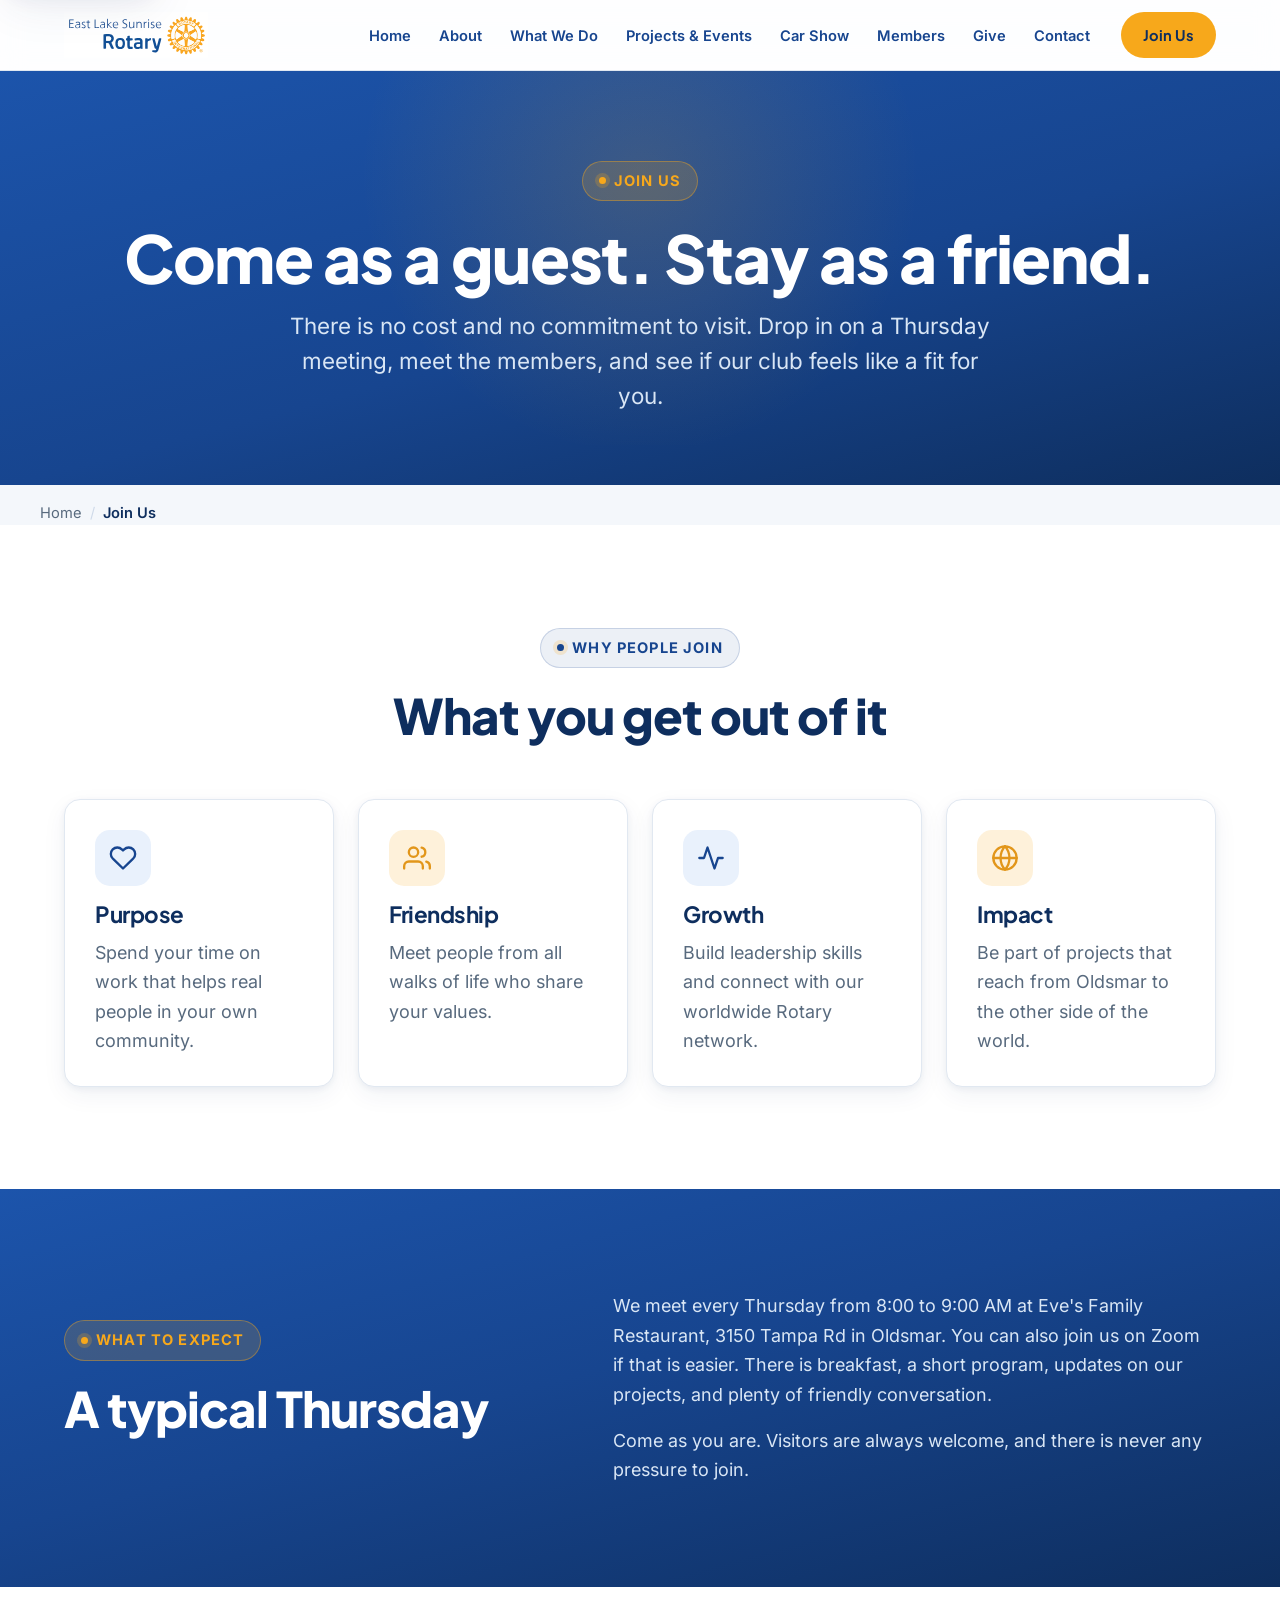
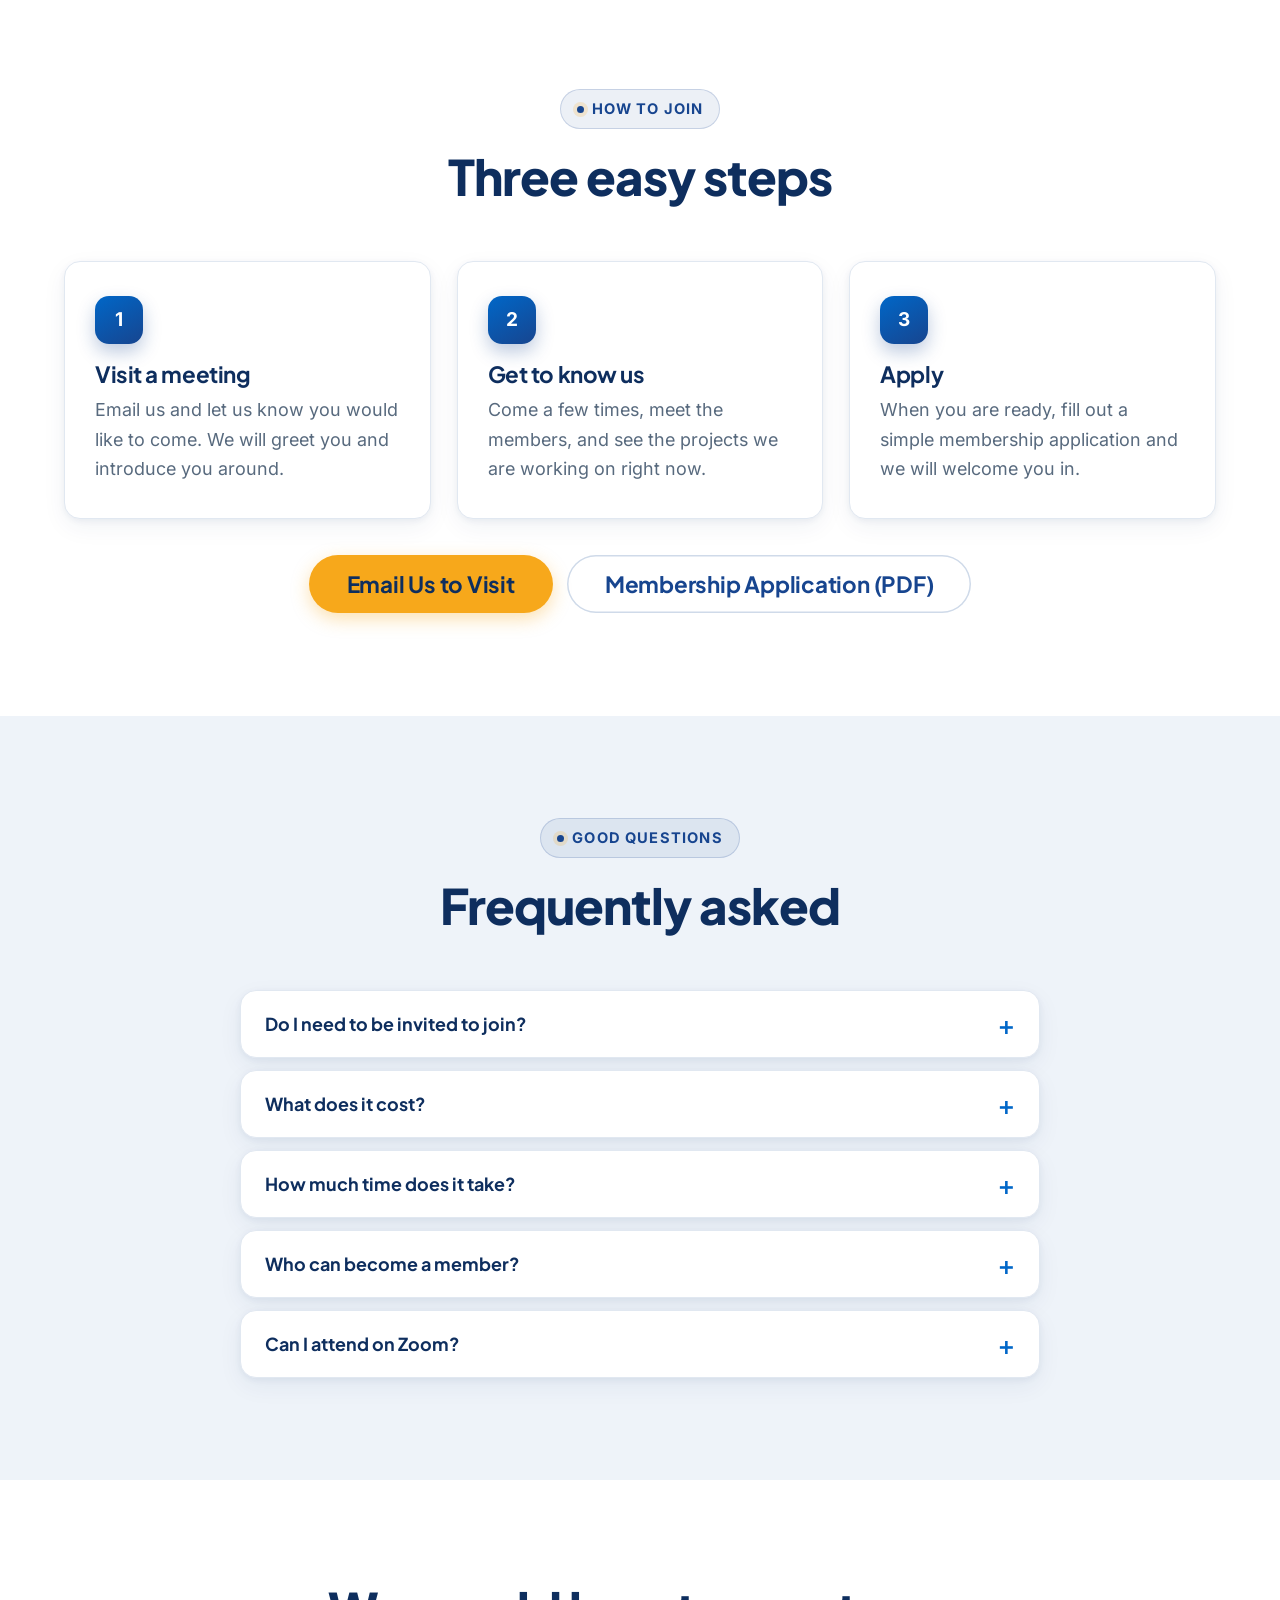
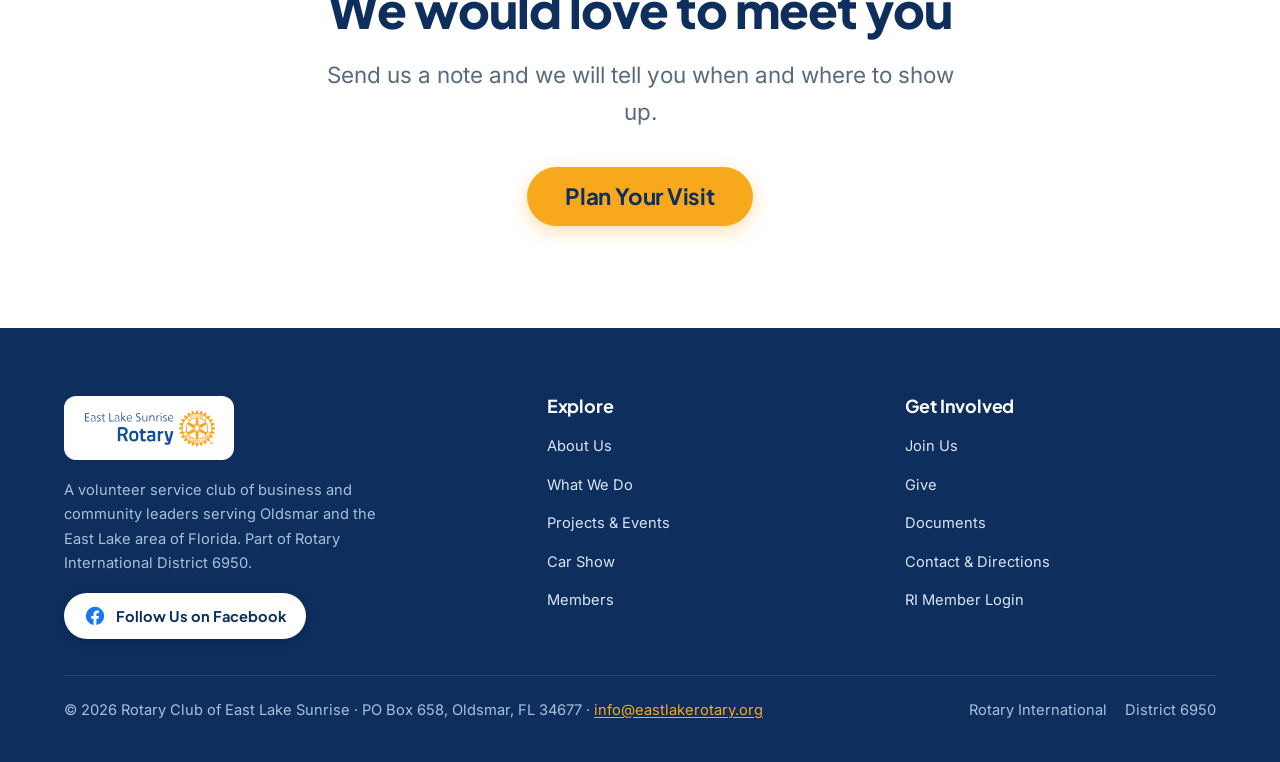
<file: join.html>
<!DOCTYPE html>
<html lang="en">
<head>
<meta charset="UTF-8">
<meta name="viewport" content="width=device-width, initial-scale=1.0">
<title>Join Us | Rotary Club of East Lake Sunrise</title>
<meta name="description" content="Curious about Rotary? Visit a Thursday meeting in Oldsmar as our guest. Learn what membership involves, what to expect, and how to join the East Lake Sunrise club.">
<link rel="canonical" href="https://eastlakerotary.org/join.html">
<meta name="theme-color" content="#17458F">
<meta property="og:type" content="website">
<meta property="og:site_name" content="Rotary Club of East Lake Sunrise">
<meta property="og:url" content="https://eastlakerotary.org/join.html">
<meta property="og:title" content="Join the Rotary Club of East Lake Sunrise">
<meta property="og:description" content="Visit a Thursday meeting in Oldsmar as our guest and see what Rotary is about. Visitors always welcome.">
<meta property="og:image" content="https://eastlakerotary.org/assets/img/Habitat-9-7-19.jpg">
<meta name="twitter:card" content="summary_large_image">
<link rel="icon" href="assets/img/els-rotary-wheel.svg" type="image/svg+xml">
<link rel="icon" type="image/png" sizes="32x32" href="assets/img/favicon-32.png">
<link rel="apple-touch-icon" href="assets/img/apple-touch-icon.png">
<link rel="preload" href="assets/fonts/plus-jakarta-sans-latin.woff2" as="font" type="font/woff2" crossorigin>
<link rel="stylesheet" href="assets/css/styles.css?v=6">
<script type="application/ld+json">
{"@context":"https://schema.org","@graph":[
{"@type":"WebPage","@id":"https://eastlakerotary.org/join.html#webpage","url":"https://eastlakerotary.org/join.html","name":"Join Us","isPartOf":{"@id":"https://eastlakerotary.org/#website"}},
{"@type":"BreadcrumbList","itemListElement":[
{"@type":"ListItem","position":1,"name":"Home","item":"https://eastlakerotary.org/"},
{"@type":"ListItem","position":2,"name":"Join Us","item":"https://eastlakerotary.org/join.html"}]}
]}
</script>
</head>
<body>
<a class="skip-link" href="#main">Skip to content</a>

<header class="site-header">
  <div class="container">
    <div class="header-top">
      <a class="logo" href="index.html">
        <img class="logo-img" src="assets/img/els-rotary-logo.svg" alt="East Lake Sunrise Rotary" width="152" height="48">
      </a>
      <button class="nav-toggle" aria-label="Toggle menu" aria-expanded="false" aria-controls="primary-nav"><span></span><span></span><span></span></button>
    </div>
    <nav class="header-nav" id="primary-nav" aria-label="Primary">
      <ul class="nav-links">
        <li><a href="index.html">Home</a></li>
        <li><a href="about.html">About</a></li>
        <li><a href="what-we-do.html">What We Do</a></li>
        <li><a href="projects.html">Projects &amp; Events</a></li>
        <li><a href="car-show.html">Car Show</a></li>
        <li><a href="members.html">Members</a></li>
        <li><a href="give.html">Give</a></li>
        <li><a href="contact.html">Contact</a></li>
      </ul>
      <a class="btn-join" href="join.html" aria-current="page">Join Us</a>
    </nav>
  </div>
</header>

<main id="main">

<section class="page-hero">
  <div class="container">
    <span class="eyebrow">Join us</span>
    <h1>Come as a guest. Stay as a friend.</h1>
    <p>There is no cost and no commitment to visit. Drop in on a Thursday meeting, meet the members, and see if our club feels like a fit for you.</p>
  </div>
</section>

<nav class="crumbs container" aria-label="Breadcrumb">
  <ol><li><a href="index.html">Home</a></li><li aria-current="page">Join Us</li></ol>
</nav>

<!-- Why join -->
<section class="bg-white">
  <div class="container">
    <div class="section-head reveal">
      <span class="eyebrow">Why people join</span>
      <h2>What you get out of it</h2>
    </div>
    <div class="feature-grid cols-2" style="grid-template-columns:repeat(4,1fr);">
      <article class="feature-card reveal">
        <span class="icon-circle" aria-hidden="true"><svg viewBox="0 0 24 24" fill="none" stroke="currentColor" stroke-width="2" stroke-linecap="round" stroke-linejoin="round"><path d="M20.8 4.6a5.5 5.5 0 0 0-7.8 0L12 5.6l-1-1a5.5 5.5 0 0 0-7.8 7.8l1 1L12 21l7.8-7.6 1-1a5.5 5.5 0 0 0 0-7.8z"/></svg></span>
        <h3>Purpose</h3>
        <p>Spend your time on work that helps real people in your own community.</p>
      </article>
      <article class="feature-card reveal d1">
        <span class="icon-circle gold" aria-hidden="true"><svg viewBox="0 0 24 24" fill="none" stroke="currentColor" stroke-width="2" stroke-linecap="round" stroke-linejoin="round"><path d="M17 21v-2a4 4 0 0 0-4-4H5a4 4 0 0 0-4 4v2"/><circle cx="9" cy="7" r="4"/><path d="M23 21v-2a4 4 0 0 0-3-3.9M16 3.1a4 4 0 0 1 0 7.8"/></svg></span>
        <h3>Friendship</h3>
        <p>Meet people from all walks of life who share your values.</p>
      </article>
      <article class="feature-card reveal d2">
        <span class="icon-circle" aria-hidden="true"><svg viewBox="0 0 24 24" fill="none" stroke="currentColor" stroke-width="2" stroke-linecap="round" stroke-linejoin="round"><path d="M22 12h-4l-3 9L9 3l-3 9H2"/></svg></span>
        <h3>Growth</h3>
        <p>Build leadership skills and connect with our worldwide Rotary network.</p>
      </article>
      <article class="feature-card reveal d3">
        <span class="icon-circle gold" aria-hidden="true"><svg viewBox="0 0 24 24" fill="none" stroke="currentColor" stroke-width="2" stroke-linecap="round" stroke-linejoin="round"><circle cx="12" cy="12" r="10"/><path d="M2 12h20M12 2a15 15 0 0 1 0 20M12 2a15 15 0 0 0 0 20"/></svg></span>
        <h3>Impact</h3>
        <p>Be part of projects that reach from Oldsmar to the other side of the world.</p>
      </article>
    </div>
  </div>
</section>

<!-- What to expect / meeting -->
<section class="section-blue">
  <div class="container">
    <div class="journey-grid reveal">
      <div>
        <span class="eyebrow">What to expect</span>
        <h2>A typical Thursday</h2>
      </div>
      <div>
        <p>We meet every Thursday from 8:00 to 9:00 AM at Eve's Family Restaurant, 3150 Tampa Rd in Oldsmar. You can also join us on Zoom if that is easier. There is breakfast, a short program, updates on our projects, and plenty of friendly conversation.</p>
        <p style="margin-bottom:0;">Come as you are. Visitors are always welcome, and there is never any pressure to join.</p>
      </div>
    </div>
  </div>
</section>

<!-- Steps -->
<section class="bg-white">
  <div class="container">
    <div class="section-head reveal">
      <span class="eyebrow">How to join</span>
      <h2>Three easy steps</h2>
    </div>
    <div class="steps-grid">
      <div class="step-card reveal">
        <div class="num">1</div>
        <h3>Visit a meeting</h3>
        <p>Email us and let us know you would like to come. We will greet you and introduce you around.</p>
      </div>
      <div class="step-card reveal d1">
        <div class="num">2</div>
        <h3>Get to know us</h3>
        <p>Come a few times, meet the members, and see the projects we are working on right now.</p>
      </div>
      <div class="step-card reveal d2">
        <div class="num">3</div>
        <h3>Apply</h3>
        <p>When you are ready, fill out a simple membership application and we will welcome you in.</p>
      </div>
    </div>
    <div class="center-cta">
      <a class="btn btn-gold btn-large" href="mailto:info@eastlakerotary.org?subject=I'd like to visit a meeting">Email Us to Visit</a>
      <a class="btn btn-outline btn-large" href="assets/docs/MembershipApplicationP.pdf" target="_blank" rel="noopener">Membership Application (PDF)</a>
    </div>
  </div>
</section>

<!-- FAQ -->
<section class="bg-gray">
  <div class="container">
    <div class="section-head reveal">
      <span class="eyebrow">Good questions</span>
      <h2>Frequently asked</h2>
    </div>
    <div class="faq-list">
      <div class="faq-item reveal">
        <button class="faq-q" aria-expanded="false">Do I need to be invited to join?<span class="toggle" aria-hidden="true">+</span></button>
        <div class="faq-a"><p>Not at all. Anyone interested in service is welcome to visit. Just reach out and let us know you would like to come to a meeting.</p></div>
      </div>
      <div class="faq-item reveal">
        <button class="faq-q" aria-expanded="false">What does it cost?<span class="toggle" aria-hidden="true">+</span></button>
        <div class="faq-a"><p>Visiting is free. Members pay modest club dues that cover meals and our Rotary obligations. We are happy to go over the details when you visit.</p></div>
      </div>
      <div class="faq-item reveal">
        <button class="faq-q" aria-expanded="false">How much time does it take?<span class="toggle" aria-hidden="true">+</span></button>
        <div class="faq-a"><p>Our weekly meeting is one hour on Thursday mornings. Beyond that, you give as much or as little time to projects as your schedule allows.</p></div>
      </div>
      <div class="faq-item reveal">
        <button class="faq-q" aria-expanded="false">Who can become a member?<span class="toggle" aria-hidden="true">+</span></button>
        <div class="faq-a"><p>People of any background who want to serve their community and connect with others who feel the same. Business owners, professionals, and retirees all have a place here.</p></div>
      </div>
      <div class="faq-item reveal">
        <button class="faq-q" aria-expanded="false">Can I attend on Zoom?<span class="toggle" aria-hidden="true">+</span></button>
        <div class="faq-a"><p>Yes. We meet in person at Eve's Family Restaurant and also stream the meeting on Zoom. Email us and we will send you the link.</p></div>
      </div>
    </div>
  </div>
</section>

<section class="bg-white cta-band">
  <div class="container">
    <div class="reveal">
      <h2>We would love to meet you</h2>
      <p class="muted">Send us a note and we will tell you when and where to show up.</p>
      <div class="center-cta">
        <a class="btn btn-gold btn-large" href="contact.html">Plan Your Visit</a>
      </div>
    </div>
  </div>
</section>

</main>

<footer class="site-footer">
  <div class="container">
    <div class="footer-top">
      <div class="footer-brand">
        <div class="f-logo">
          <img src="assets/img/els-rotary-logo.svg" alt="East Lake Sunrise Rotary" width="200" height="63">
        </div>
        <p>A volunteer service club of business and community leaders serving Oldsmar and the East Lake area of Florida. Part of Rotary International District 6950.</p>
        <div class="footer-social">
          <a href="https://www.facebook.com/EastLakeSunrise/" target="_blank" rel="noopener"><svg viewBox="0 0 24 24" aria-hidden="true"><path d="M22 12a10 10 0 1 0-11.6 9.9v-7H7.9V12h2.5V9.8c0-2.5 1.5-3.9 3.8-3.9 1.1 0 2.2.2 2.2.2v2.5h-1.3c-1.2 0-1.6.8-1.6 1.6V12h2.8l-.4 2.9h-2.4v7A10 10 0 0 0 22 12z"/></svg><span>Follow Us on Facebook</span></a>
        </div>
      </div>
      <div class="footer-col">
        <h2 class="footer-h">Explore</h2>
        <ul>
          <li><a href="about.html">About Us</a></li>
          <li><a href="what-we-do.html">What We Do</a></li>
          <li><a href="projects.html">Projects &amp; Events</a></li>
          <li><a href="car-show.html">Car Show</a></li>
          <li><a href="members.html">Members</a></li>
        </ul>
      </div>
      <div class="footer-col">
        <h2 class="footer-h">Get Involved</h2>
        <ul>
          <li><a href="join.html">Join Us</a></li>
          <li><a href="give.html">Give</a></li>
          <li><a href="documents.html">Documents</a></li>
          <li><a href="contact.html">Contact &amp; Directions</a></li>
          <li><a href="https://my.rotary.org/en/" target="_blank" rel="noopener">RI Member Login</a></li>
        </ul>
      </div>
    </div>
    <div class="footer-bottom">
      <p>&copy; <span data-year>2026</span> Rotary Club of East Lake Sunrise &middot; PO Box 658, Oldsmar, FL 34677 &middot; <a href="mailto:info@eastlakerotary.org">info@eastlakerotary.org</a></p>
      <div class="fb-links">
        <a href="https://www.rotary.org/" target="_blank" rel="noopener">Rotary International</a>
        <a href="http://www.rotary6950.org/" target="_blank" rel="noopener">District 6950</a>
      </div>
    </div>
  </div>
</footer>

<script src="assets/js/main.js?v=1" defer></script>
</body>
</html>
</file>
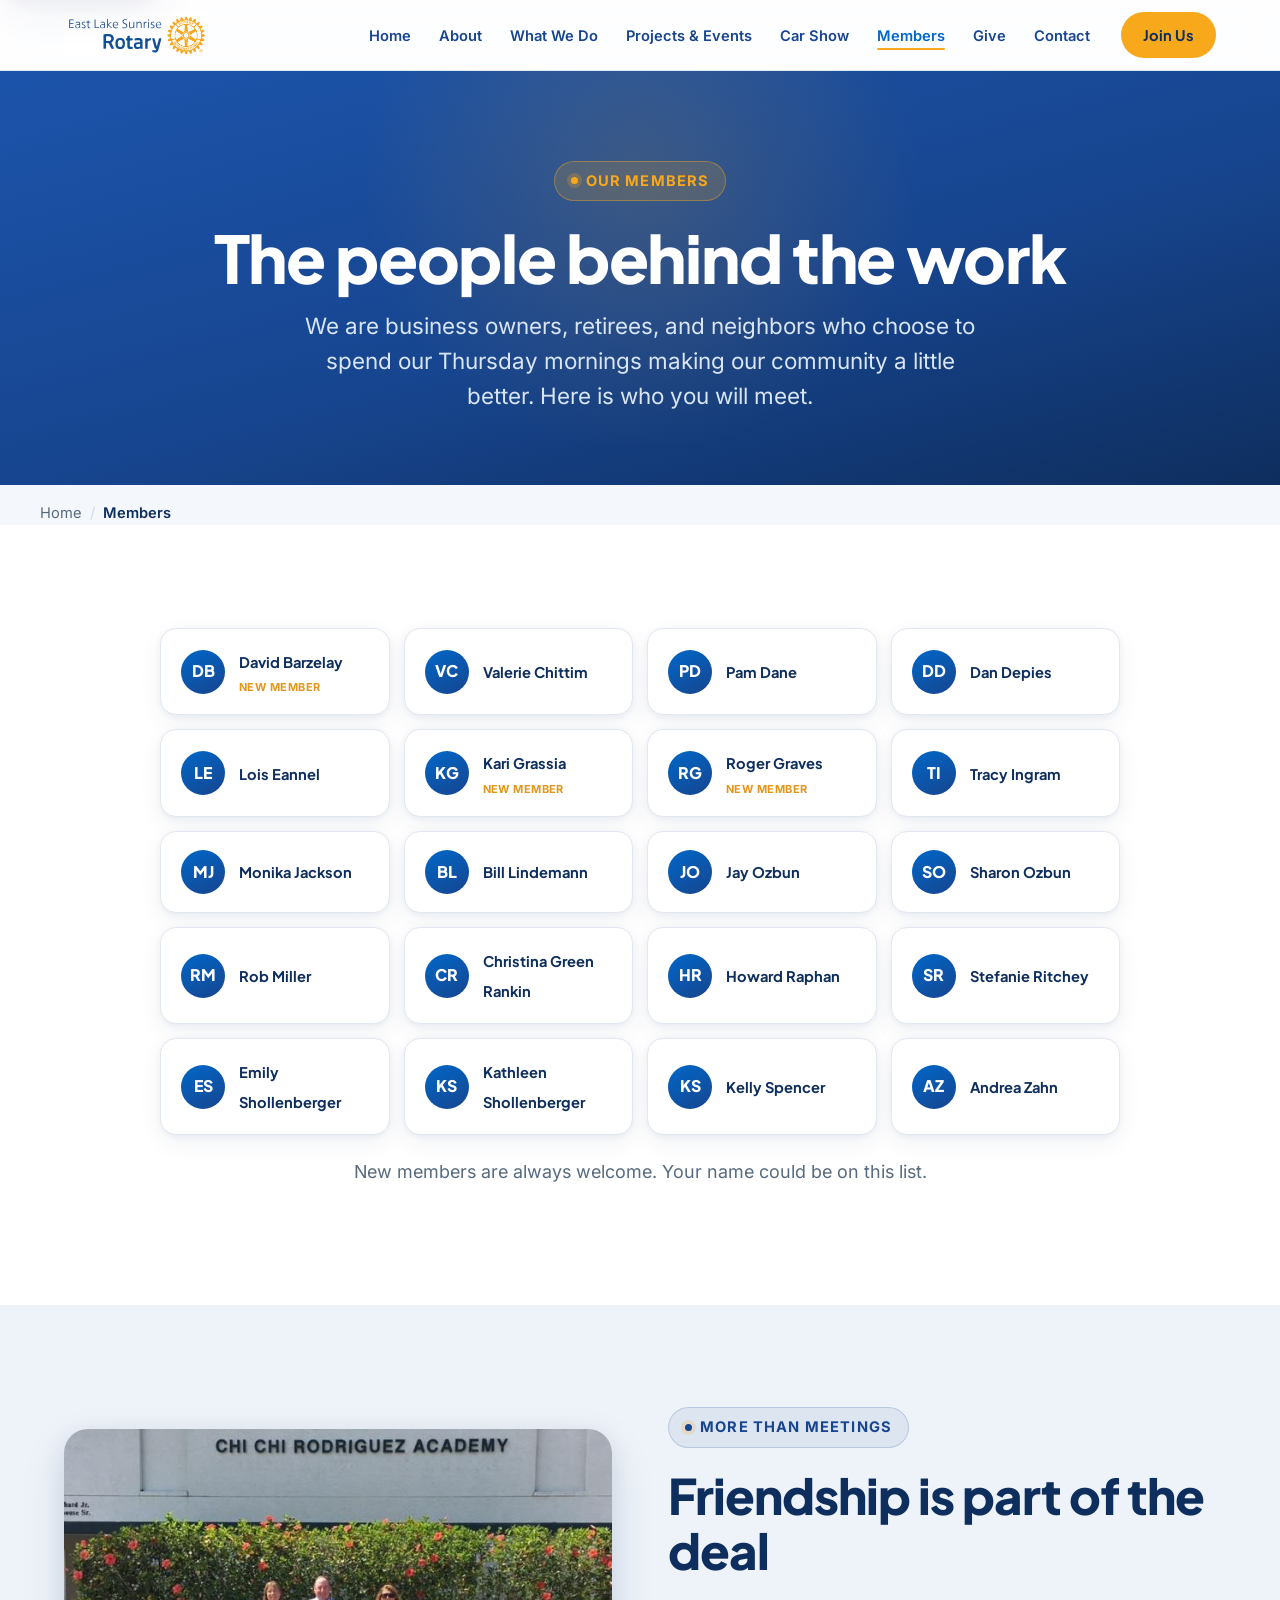
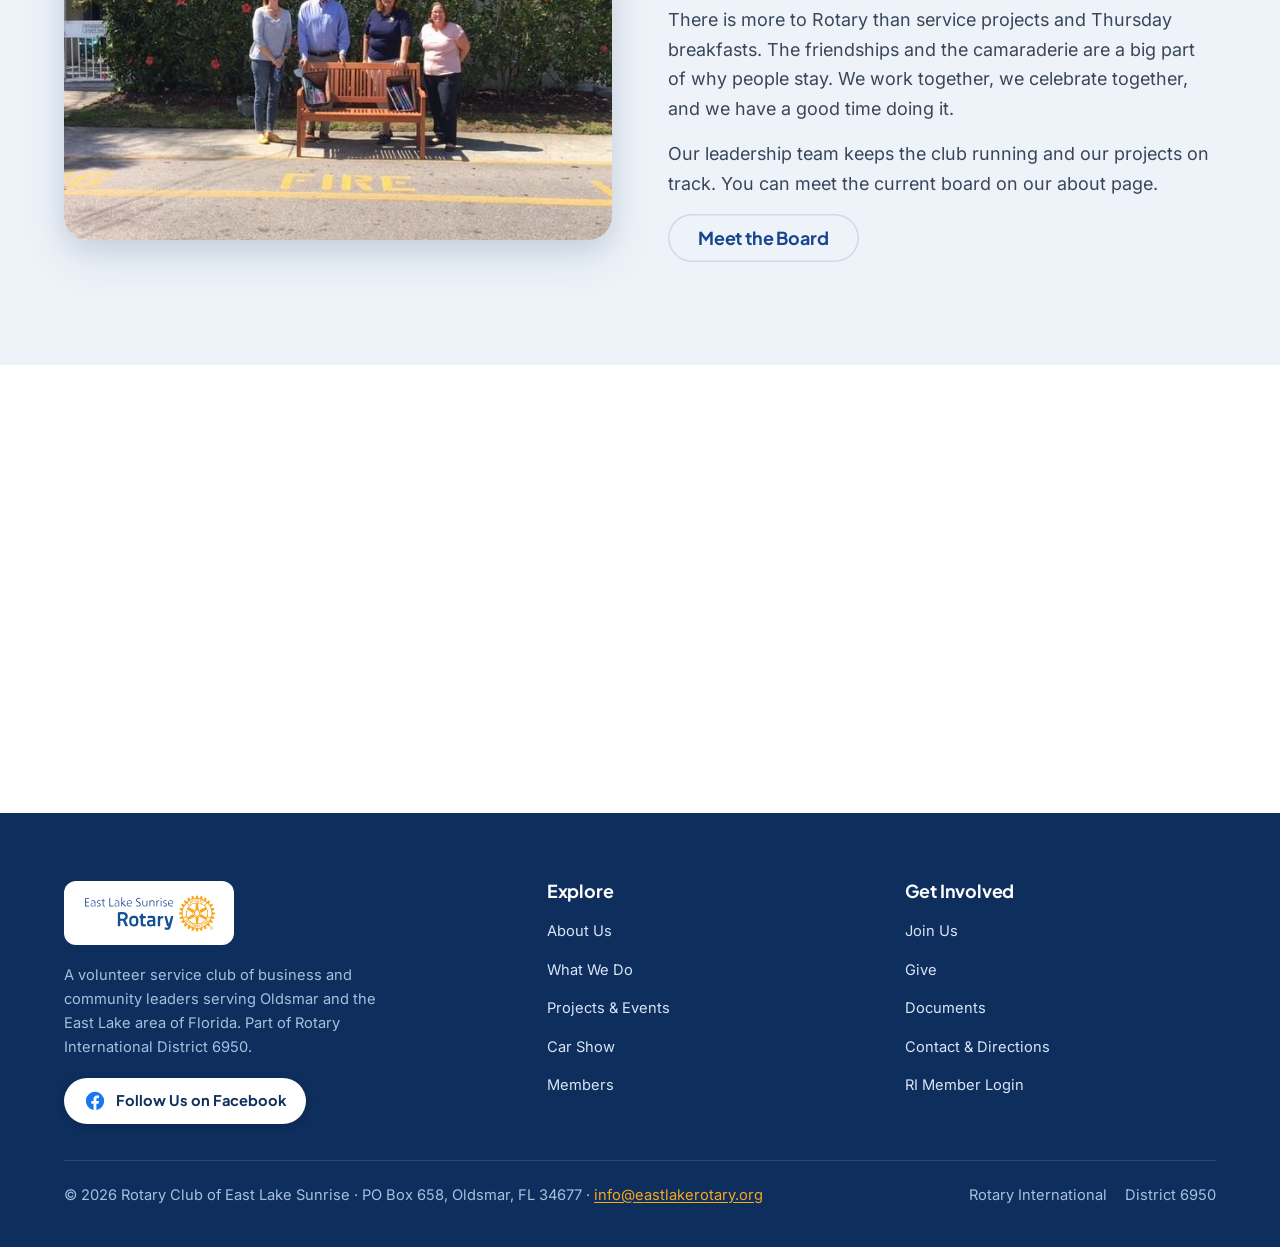
<file: members.html>
<!DOCTYPE html>
<html lang="en">
<head>
<meta charset="UTF-8">
<meta name="viewport" content="width=device-width, initial-scale=1.0">
<title>Members | Rotary Club of East Lake Sunrise</title>
<meta name="description" content="Meet the members of the Rotary Club of East Lake Sunrise, a group of business and community leaders in Oldsmar, Florida who serve together every week.">
<link rel="canonical" href="https://eastlakerotary.org/members.html">
<meta name="theme-color" content="#17458F">
<meta property="og:type" content="website">
<meta property="og:site_name" content="Rotary Club of East Lake Sunrise">
<meta property="og:url" content="https://eastlakerotary.org/members.html">
<meta property="og:title" content="Members | Rotary Club of East Lake Sunrise">
<meta property="og:description" content="Meet the business and community leaders who make up our Oldsmar Rotary club.">
<meta property="og:image" content="https://eastlakerotary.org/assets/img/els-rotary-wheel.svg">
<meta name="twitter:card" content="summary_large_image">
<link rel="icon" href="assets/img/els-rotary-wheel.svg" type="image/svg+xml">
<link rel="icon" type="image/png" sizes="32x32" href="assets/img/favicon-32.png">
<link rel="apple-touch-icon" href="assets/img/apple-touch-icon.png">
<link rel="preload" href="assets/fonts/plus-jakarta-sans-latin.woff2" as="font" type="font/woff2" crossorigin>
<link rel="stylesheet" href="assets/css/styles.css?v=6">
<script type="application/ld+json">
{"@context":"https://schema.org","@graph":[
{"@type":"WebPage","@id":"https://eastlakerotary.org/members.html#webpage","url":"https://eastlakerotary.org/members.html","name":"Members","isPartOf":{"@id":"https://eastlakerotary.org/#website"}},
{"@type":"BreadcrumbList","itemListElement":[
{"@type":"ListItem","position":1,"name":"Home","item":"https://eastlakerotary.org/"},
{"@type":"ListItem","position":2,"name":"Members","item":"https://eastlakerotary.org/members.html"}]}
]}
</script>
</head>
<body>
<a class="skip-link" href="#main">Skip to content</a>

<header class="site-header">
  <div class="container">
    <div class="header-top">
      <a class="logo" href="index.html">
        <img class="logo-img" src="assets/img/els-rotary-logo.svg" alt="East Lake Sunrise Rotary" width="152" height="48">
      </a>
      <button class="nav-toggle" aria-label="Toggle menu" aria-expanded="false" aria-controls="primary-nav"><span></span><span></span><span></span></button>
    </div>
    <nav class="header-nav" id="primary-nav" aria-label="Primary">
      <ul class="nav-links">
        <li><a href="index.html">Home</a></li>
        <li><a href="about.html">About</a></li>
        <li><a href="what-we-do.html">What We Do</a></li>
        <li><a href="projects.html">Projects &amp; Events</a></li>
        <li><a href="car-show.html">Car Show</a></li>
        <li><a class="active" href="members.html" aria-current="page">Members</a></li>
        <li><a href="give.html">Give</a></li>
        <li><a href="contact.html">Contact</a></li>
      </ul>
      <a class="btn-join" href="join.html">Join Us</a>
    </nav>
  </div>
</header>

<main id="main">

<section class="page-hero">
  <div class="container">
    <span class="eyebrow">Our members</span>
    <h1>The people behind the work</h1>
    <p>We are business owners, retirees, and neighbors who choose to spend our Thursday mornings making our community a little better. Here is who you will meet.</p>
  </div>
</section>

<nav class="crumbs container" aria-label="Breadcrumb">
  <ol><li><a href="index.html">Home</a></li><li aria-current="page">Members</li></ol>
</nav>

<section class="bg-white">
  <div class="container">
    <div class="roster">
      <div class="member-chip reveal"><span class="avatar" aria-hidden="true">DB</span><div><span class="m-name">David Barzelay</span><span class="m-tag">New member</span></div></div>
      <div class="member-chip reveal"><span class="avatar" aria-hidden="true">VC</span><div><span class="m-name">Valerie Chittim</span></div></div>
      <div class="member-chip reveal"><span class="avatar" aria-hidden="true">PD</span><div><span class="m-name">Pam Dane</span></div></div>
      <div class="member-chip reveal"><span class="avatar" aria-hidden="true">DD</span><div><span class="m-name">Dan Depies</span></div></div>
      <div class="member-chip reveal"><span class="avatar" aria-hidden="true">LE</span><div><span class="m-name">Lois Eannel</span></div></div>
      <div class="member-chip reveal"><span class="avatar" aria-hidden="true">KG</span><div><span class="m-name">Kari Grassia</span><span class="m-tag">New member</span></div></div>
      <div class="member-chip reveal"><span class="avatar" aria-hidden="true">RG</span><div><span class="m-name">Roger Graves</span><span class="m-tag">New member</span></div></div>
      <div class="member-chip reveal"><span class="avatar" aria-hidden="true">TI</span><div><span class="m-name">Tracy Ingram</span></div></div>
      <div class="member-chip reveal"><span class="avatar" aria-hidden="true">MJ</span><div><span class="m-name">Monika Jackson</span></div></div>
      <div class="member-chip reveal"><span class="avatar" aria-hidden="true">BL</span><div><span class="m-name">Bill Lindemann</span></div></div>
      <div class="member-chip reveal"><span class="avatar" aria-hidden="true">JO</span><div><span class="m-name">Jay Ozbun</span></div></div>
      <div class="member-chip reveal"><span class="avatar" aria-hidden="true">SO</span><div><span class="m-name">Sharon Ozbun</span></div></div>
      <div class="member-chip reveal"><span class="avatar" aria-hidden="true">RM</span><div><span class="m-name">Rob Miller</span></div></div>
      <div class="member-chip reveal"><span class="avatar" aria-hidden="true">CR</span><div><span class="m-name">Christina Green Rankin</span></div></div>
      <div class="member-chip reveal"><span class="avatar" aria-hidden="true">HR</span><div><span class="m-name">Howard Raphan</span></div></div>
      <div class="member-chip reveal"><span class="avatar" aria-hidden="true">SR</span><div><span class="m-name">Stefanie Ritchey</span></div></div>
      <div class="member-chip reveal"><span class="avatar" aria-hidden="true">ES</span><div><span class="m-name">Emily Shollenberger</span></div></div>
      <div class="member-chip reveal"><span class="avatar" aria-hidden="true">KS</span><div><span class="m-name">Kathleen Shollenberger</span></div></div>
      <div class="member-chip reveal"><span class="avatar" aria-hidden="true">KS</span><div><span class="m-name">Kelly Spencer</span></div></div>
      <div class="member-chip reveal"><span class="avatar" aria-hidden="true">AZ</span><div><span class="m-name">Andrea Zahn</span></div></div>
    </div>
    <p class="text-center muted reveal" style="margin-top:22px;">New members are always welcome. Your name could be on this list.</p>
  </div>
</section>

<!-- Fellowship -->
<section class="bg-gray">
  <div class="container">
    <div class="split">
      <div class="reveal">
        <img src="assets/img/ChiChi-3-6-21a.jpe" alt="Club members together at a community project" width="640" height="480" loading="lazy">
      </div>
      <div class="reveal d1">
        <span class="eyebrow">More than meetings</span>
        <h2>Friendship is part of the deal</h2>
        <p>There is more to Rotary than service projects and Thursday breakfasts. The friendships and the camaraderie are a big part of why people stay. We work together, we celebrate together, and we have a good time doing it.</p>
        <p>Our leadership team keeps the club running and our projects on track. You can meet the current board on our about page.</p>
        <a class="btn btn-outline" href="about.html">Meet the Board</a>
      </div>
    </div>
  </div>
</section>

<section class="bg-white cta-band">
  <div class="container">
    <div class="reveal">
      <h2>Like what you see?</h2>
      <p class="muted">The best way to get to know us is to come to a meeting. We will save you a seat.</p>
      <div class="center-cta">
        <a class="btn btn-gold btn-large" href="join.html">Join Us</a>
        <a class="btn btn-outline btn-large" href="contact.html">Contact the Club</a>
      </div>
    </div>
  </div>
</section>

</main>

<footer class="site-footer">
  <div class="container">
    <div class="footer-top">
      <div class="footer-brand">
        <div class="f-logo">
          <img src="assets/img/els-rotary-logo.svg" alt="East Lake Sunrise Rotary" width="200" height="63">
        </div>
        <p>A volunteer service club of business and community leaders serving Oldsmar and the East Lake area of Florida. Part of Rotary International District 6950.</p>
        <div class="footer-social">
          <a href="https://www.facebook.com/EastLakeSunrise/" target="_blank" rel="noopener"><svg viewBox="0 0 24 24" aria-hidden="true"><path d="M22 12a10 10 0 1 0-11.6 9.9v-7H7.9V12h2.5V9.8c0-2.5 1.5-3.9 3.8-3.9 1.1 0 2.2.2 2.2.2v2.5h-1.3c-1.2 0-1.6.8-1.6 1.6V12h2.8l-.4 2.9h-2.4v7A10 10 0 0 0 22 12z"/></svg><span>Follow Us on Facebook</span></a>
        </div>
      </div>
      <div class="footer-col">
        <h2 class="footer-h">Explore</h2>
        <ul>
          <li><a href="about.html">About Us</a></li>
          <li><a href="what-we-do.html">What We Do</a></li>
          <li><a href="projects.html">Projects &amp; Events</a></li>
          <li><a href="car-show.html">Car Show</a></li>
          <li><a href="members.html">Members</a></li>
        </ul>
      </div>
      <div class="footer-col">
        <h2 class="footer-h">Get Involved</h2>
        <ul>
          <li><a href="join.html">Join Us</a></li>
          <li><a href="give.html">Give</a></li>
          <li><a href="documents.html">Documents</a></li>
          <li><a href="contact.html">Contact &amp; Directions</a></li>
          <li><a href="https://my.rotary.org/en/" target="_blank" rel="noopener">RI Member Login</a></li>
        </ul>
      </div>
    </div>
    <div class="footer-bottom">
      <p>&copy; <span data-year>2026</span> Rotary Club of East Lake Sunrise &middot; PO Box 658, Oldsmar, FL 34677 &middot; <a href="mailto:info@eastlakerotary.org">info@eastlakerotary.org</a></p>
      <div class="fb-links">
        <a href="https://www.rotary.org/" target="_blank" rel="noopener">Rotary International</a>
        <a href="http://www.rotary6950.org/" target="_blank" rel="noopener">District 6950</a>
      </div>
    </div>
  </div>
</footer>

<script src="assets/js/main.js?v=1" defer></script>
</body>
</html>
</file>
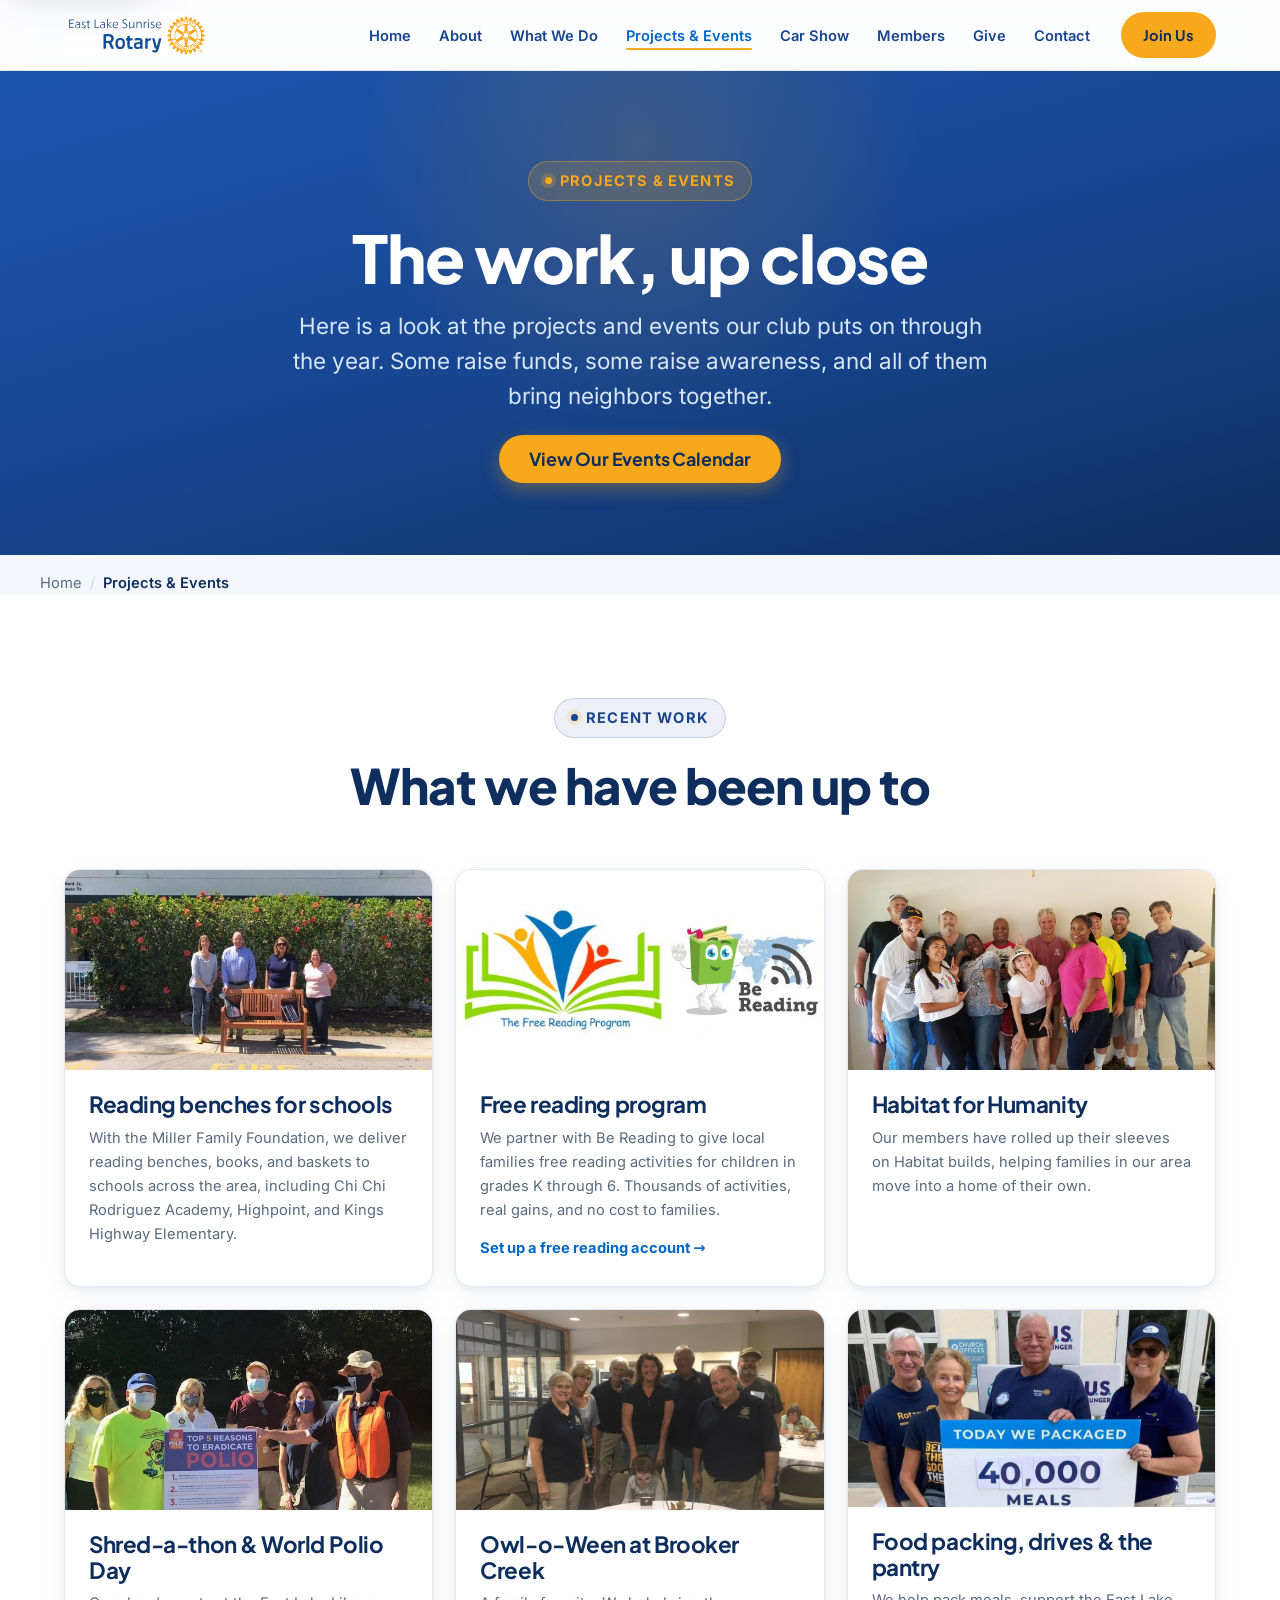
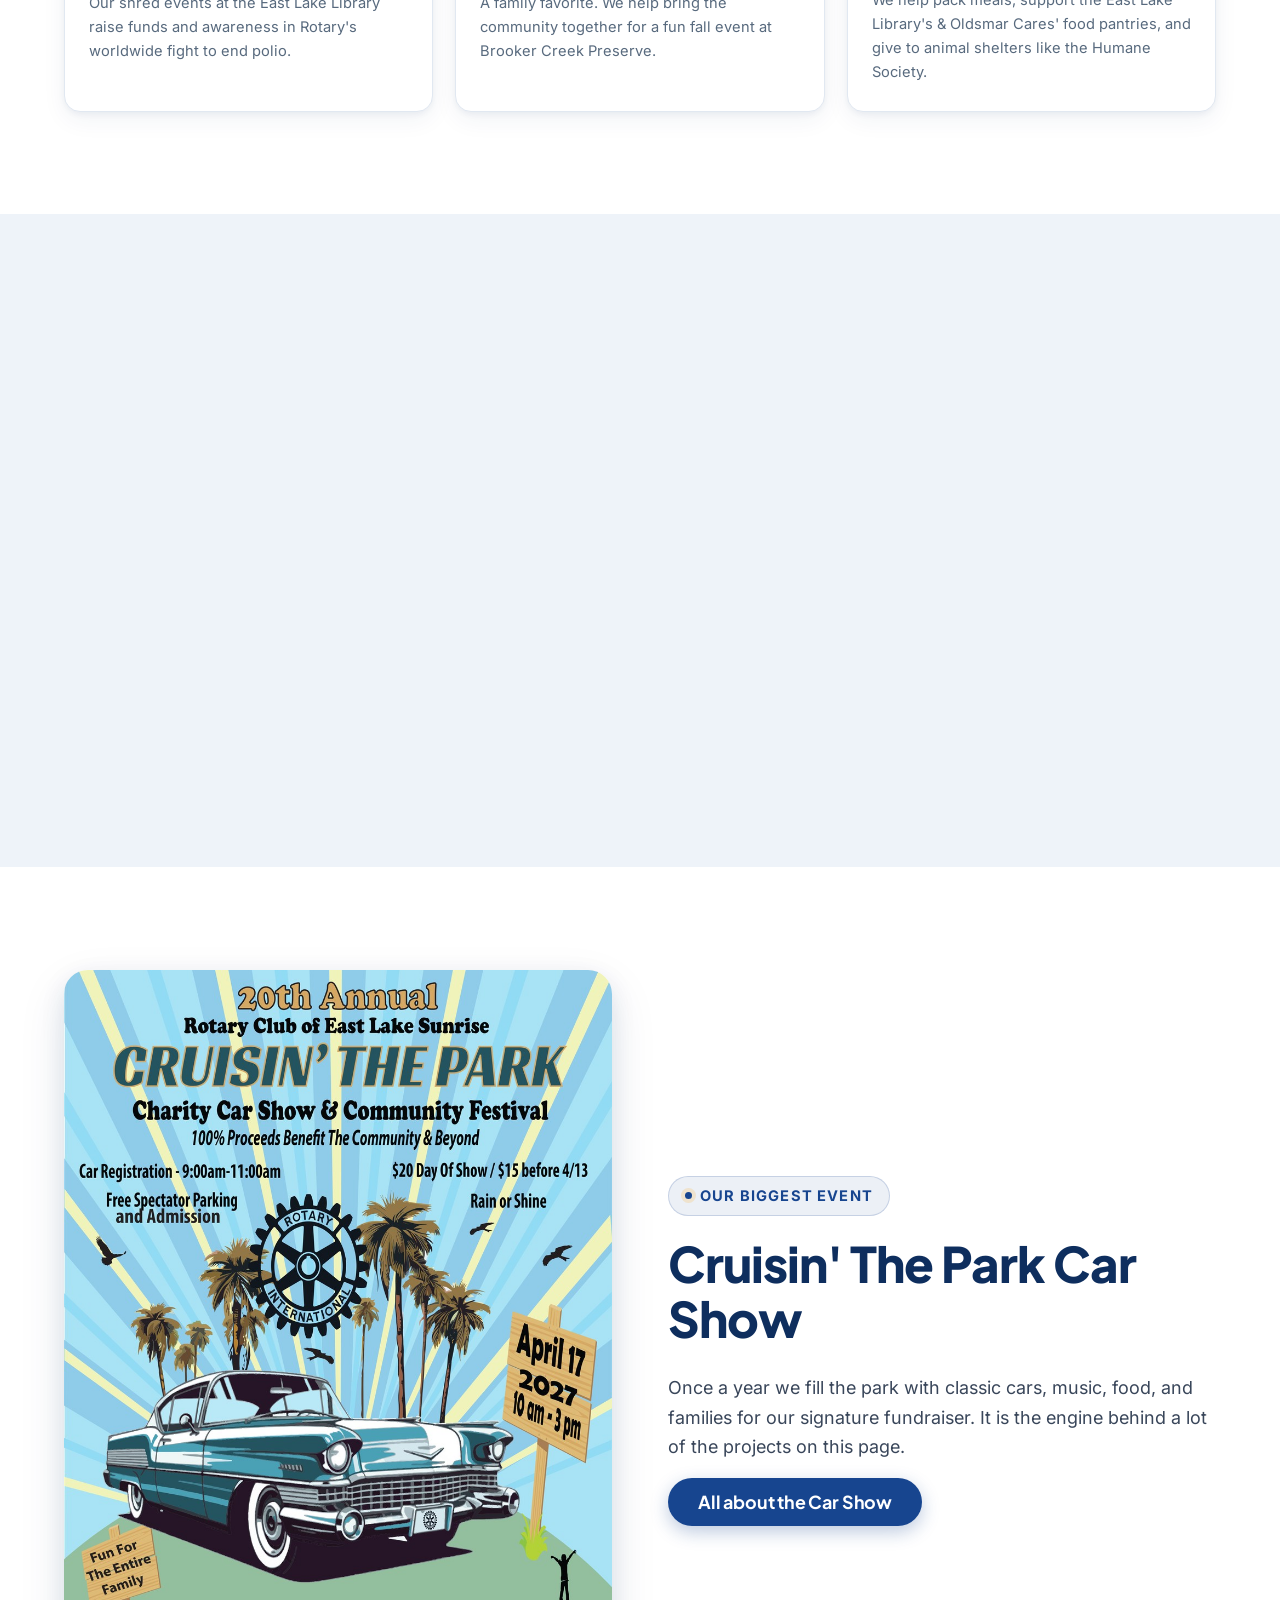
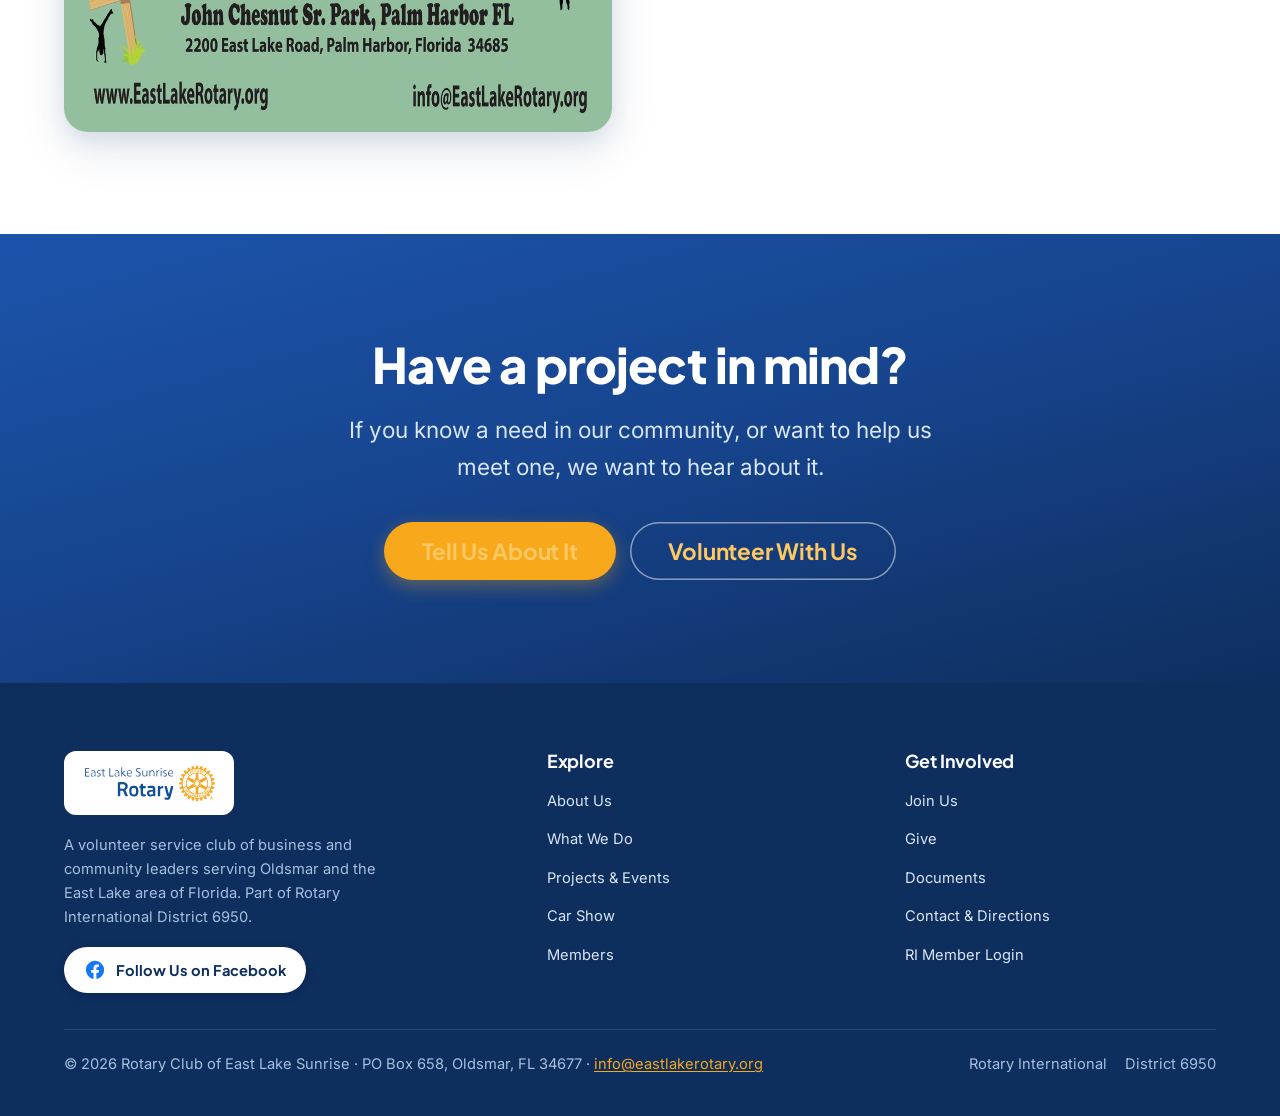
<file: projects.html>
<!DOCTYPE html>
<html lang="en">
<head>
<meta charset="UTF-8">
<meta name="viewport" content="width=device-width, initial-scale=1.0">
<title>Projects &amp; Events | Rotary Club of East Lake Sunrise</title>
<meta name="description" content="From reading benches and food drives to Habitat builds and World Polio Day, see the community projects and events the Rotary Club of East Lake Sunrise takes on.">
<link rel="canonical" href="https://eastlakerotary.org/projects.html">
<meta name="theme-color" content="#17458F">
<meta property="og:type" content="website">
<meta property="og:site_name" content="Rotary Club of East Lake Sunrise">
<meta property="og:url" content="https://eastlakerotary.org/projects.html">
<meta property="og:title" content="Projects &amp; Events | Rotary Club of East Lake Sunrise">
<meta property="og:description" content="Community projects and events: reading benches, food drives, Habitat builds, World Polio Day, and more.">
<meta property="og:image" content="https://eastlakerotary.org/assets/img/Habitat-9-7-19.jpg">
<meta name="twitter:card" content="summary_large_image">
<link rel="icon" href="assets/img/els-rotary-wheel.svg" type="image/svg+xml">
<link rel="icon" type="image/png" sizes="32x32" href="assets/img/favicon-32.png">
<link rel="apple-touch-icon" href="assets/img/apple-touch-icon.png">
<link rel="preload" href="assets/fonts/plus-jakarta-sans-latin.woff2" as="font" type="font/woff2" crossorigin>
<link rel="stylesheet" href="assets/css/styles.css?v=6">
<script type="application/ld+json">
{"@context":"https://schema.org","@graph":[
{"@type":"CollectionPage","@id":"https://eastlakerotary.org/projects.html#webpage","url":"https://eastlakerotary.org/projects.html","name":"Projects & Events","isPartOf":{"@id":"https://eastlakerotary.org/#website"}},
{"@type":"BreadcrumbList","itemListElement":[
{"@type":"ListItem","position":1,"name":"Home","item":"https://eastlakerotary.org/"},
{"@type":"ListItem","position":2,"name":"Projects & Events","item":"https://eastlakerotary.org/projects.html"}]}
]}
</script>
</head>
<body>
<a class="skip-link" href="#main">Skip to content</a>

<header class="site-header">
  <div class="container">
    <div class="header-top">
      <a class="logo" href="index.html">
        <img class="logo-img" src="assets/img/els-rotary-logo.svg" alt="East Lake Sunrise Rotary" width="152" height="48">
      </a>
      <button class="nav-toggle" aria-label="Toggle menu" aria-expanded="false" aria-controls="primary-nav"><span></span><span></span><span></span></button>
    </div>
    <nav class="header-nav" id="primary-nav" aria-label="Primary">
      <ul class="nav-links">
        <li><a href="index.html">Home</a></li>
        <li><a href="about.html">About</a></li>
        <li><a href="what-we-do.html">What We Do</a></li>
        <li><a class="active" href="projects.html" aria-current="page">Projects &amp; Events</a></li>
        <li><a href="car-show.html">Car Show</a></li>
        <li><a href="members.html">Members</a></li>
        <li><a href="give.html">Give</a></li>
        <li><a href="contact.html">Contact</a></li>
      </ul>
      <a class="btn-join" href="join.html">Join Us</a>
    </nav>
  </div>
</header>

<main id="main">

<section class="page-hero">
  <div class="container">
    <span class="eyebrow">Projects &amp; events</span>
    <h1>The work, up close</h1>
    <p>Here is a look at the projects and events our club puts on through the year. Some raise funds, some raise awareness, and all of them bring neighbors together.</p>
    <div class="center-cta" style="margin-top:22px;"><a class="btn btn-gold" href="https://docs.google.com/document/d/1EtRpZM-gwilD2zxqK6OzMjhY483s340O8ou8r71dhew/edit" target="_blank" rel="noopener">View Our Events Calendar</a></div>
  </div>
</section>

<nav class="crumbs container" aria-label="Breadcrumb">
  <ol><li><a href="index.html">Home</a></li><li aria-current="page">Projects &amp; Events</li></ol>
</nav>

<section class="bg-white">
  <div class="container">
    <div class="section-head reveal">
      <span class="eyebrow">Recent work</span>
      <h2>What we have been up to</h2>
    </div>
    <div class="service-grid">
      <article class="service-card reveal">
        <img src="assets/img/ChiChi-3-6-21a.jpe" alt="Students with a new Rotary reading bench at Chi Chi Rodriguez Academy" width="640" height="480" loading="lazy">
        <div class="sc-body">
          <h3>Reading benches for schools</h3>
          <p>With the Miller Family Foundation, we deliver reading benches, books, and baskets to schools across the area, including Chi Chi Rodriguez Academy, Highpoint, and Kings Highway Elementary.</p>
        </div>
      </article>
      <article class="service-card reveal d1">
        <img src="assets/img/Read1.jpg" alt="Free reading program for children in grades K through 6" width="525" height="187" loading="lazy" style="object-fit:contain;background:#fff;">
        <div class="sc-body">
          <h3>Free reading program</h3>
          <p>We partner with Be Reading to give local families free reading activities for children in grades K through 6. Thousands of activities, real gains, and no cost to families.</p>
          <p style="margin:14px 0 0;"><a href="https://freereadingprogram.com/login?c=210" target="_blank" rel="noopener" style="font-weight:700;">Set up a free reading account &rarr;</a></p>
        </div>
      </article>
      <article class="service-card reveal d2">
        <img src="assets/img/Habitat-9-7-19.jpg" alt="Club members at a Habitat for Humanity build in Holiday, Florida" width="1500" height="729" loading="lazy">
        <div class="sc-body">
          <h3>Habitat for Humanity</h3>
          <p>Our members have rolled up their sleeves on Habitat builds, helping families in our area move into a home of their own.</p>
        </div>
      </article>
      <article class="service-card reveal">
        <img src="assets/img/Shred2020.jpe" alt="Rotary shred-a-thon at the East Lake Library on World Polio Day" width="640" height="480" loading="lazy">
        <div class="sc-body">
          <h3>Shred-a-thon &amp; World Polio Day</h3>
          <p>Our shred events at the East Lake Library raise funds and awareness in Rotary's worldwide fight to end polio.</p>
        </div>
      </article>
      <article class="service-card reveal d1">
        <img src="assets/img/BC-2019b.jpg" alt="Owl-o-Ween family event at Brooker Creek Preserve" width="960" height="720" loading="lazy">
        <div class="sc-body">
          <h3>Owl-o-Ween at Brooker Creek</h3>
          <p>A family favorite. We help bring the community together for a fun fall event at Brooker Creek Preserve.</p>
        </div>
      </article>
      <article class="service-card reveal d2">
        <img src="assets/img/MealPacking.jpg?v=3" alt="East Lake Sunrise Rotary members holding a sign after packaging 40,000 meals with U.S. Hunger" width="1000" height="536" loading="lazy" style="height:auto;">
        <div class="sc-body">
          <h3>Food packing, drives &amp; the pantry</h3>
          <p>We help pack meals, support the East Lake Library's &amp; Oldsmar Cares' food pantries, and give to animal shelters like the Humane Society.</p>
        </div>
      </article>
    </div>
  </div>
</section>

<!-- Partners -->
<section class="bg-gray">
  <div class="container">
    <div class="section-head reveal">
      <span class="eyebrow">In good company</span>
      <h2>Neighbors we support</h2>
      <p class="lead">Over the years our giving and volunteer hours have gone to organizations that do great work in our community.</p>
    </div>
    <div class="card-grid reveal" style="max-width:900px;margin:0 auto;">
      <div class="card"><h3 style="font-size:var(--step-0);">Close to home</h3><p class="muted" style="margin:0;">Oldsmar Cares Food Pantry &middot; Sheriff's Youth Ranch &middot; Chi Chi Rodriguez Youth Foundation &middot; Clearwater Free Clinic</p></div>
      <div class="card"><h3 style="font-size:var(--step-0);">Across the area</h3><p class="muted" style="margin:0;">The YMCA &middot; Humane Society &middot; local schools and libraries &middot; Habitat for Humanity</p></div>
    </div>
  </div>
</section>

<!-- Car show callout -->
<section class="bg-white">
  <div class="container">
    <div class="split">
      <div class="reveal">
        <img src="assets/img/CSPoster-2027.jpg?v=2" alt="Cruisin' The Park 2027 charity car show and community festival poster" width="1000" height="1391" loading="lazy">
      </div>
      <div class="reveal d1">
        <span class="eyebrow">Our biggest event</span>
        <h2>Cruisin' The Park Car Show</h2>
        <p>Once a year we fill the park with classic cars, music, food, and families for our signature fundraiser. It is the engine behind a lot of the projects on this page.</p>
        <a class="btn btn-primary" href="car-show.html">All about the Car Show</a>
      </div>
    </div>
  </div>
</section>

<section class="section-blue cta-band">
  <div class="container">
    <div class="reveal">
      <h2>Have a project in mind?</h2>
      <p>If you know a need in our community, or want to help us meet one, we want to hear about it.</p>
      <div class="center-cta">
        <a class="btn btn-gold btn-large" href="contact.html">Tell Us About It</a>
        <a class="btn btn-ghost btn-large" href="join.html">Volunteer With Us</a>
      </div>
    </div>
  </div>
</section>

</main>

<footer class="site-footer">
  <div class="container">
    <div class="footer-top">
      <div class="footer-brand">
        <div class="f-logo">
          <img src="assets/img/els-rotary-logo.svg" alt="East Lake Sunrise Rotary" width="200" height="63">
        </div>
        <p>A volunteer service club of business and community leaders serving Oldsmar and the East Lake area of Florida. Part of Rotary International District 6950.</p>
        <div class="footer-social">
          <a href="https://www.facebook.com/EastLakeSunrise/" target="_blank" rel="noopener"><svg viewBox="0 0 24 24" aria-hidden="true"><path d="M22 12a10 10 0 1 0-11.6 9.9v-7H7.9V12h2.5V9.8c0-2.5 1.5-3.9 3.8-3.9 1.1 0 2.2.2 2.2.2v2.5h-1.3c-1.2 0-1.6.8-1.6 1.6V12h2.8l-.4 2.9h-2.4v7A10 10 0 0 0 22 12z"/></svg><span>Follow Us on Facebook</span></a>
        </div>
      </div>
      <div class="footer-col">
        <h2 class="footer-h">Explore</h2>
        <ul>
          <li><a href="about.html">About Us</a></li>
          <li><a href="what-we-do.html">What We Do</a></li>
          <li><a href="projects.html">Projects &amp; Events</a></li>
          <li><a href="car-show.html">Car Show</a></li>
          <li><a href="members.html">Members</a></li>
        </ul>
      </div>
      <div class="footer-col">
        <h2 class="footer-h">Get Involved</h2>
        <ul>
          <li><a href="join.html">Join Us</a></li>
          <li><a href="give.html">Give</a></li>
          <li><a href="documents.html">Documents</a></li>
          <li><a href="contact.html">Contact &amp; Directions</a></li>
          <li><a href="https://my.rotary.org/en/" target="_blank" rel="noopener">RI Member Login</a></li>
        </ul>
      </div>
    </div>
    <div class="footer-bottom">
      <p>&copy; <span data-year>2026</span> Rotary Club of East Lake Sunrise &middot; PO Box 658, Oldsmar, FL 34677 &middot; <a href="mailto:info@eastlakerotary.org">info@eastlakerotary.org</a></p>
      <div class="fb-links">
        <a href="https://www.rotary.org/" target="_blank" rel="noopener">Rotary International</a>
        <a href="http://www.rotary6950.org/" target="_blank" rel="noopener">District 6950</a>
      </div>
    </div>
  </div>
</footer>

<script src="assets/js/main.js?v=1" defer></script>
</body>
</html>
</file>
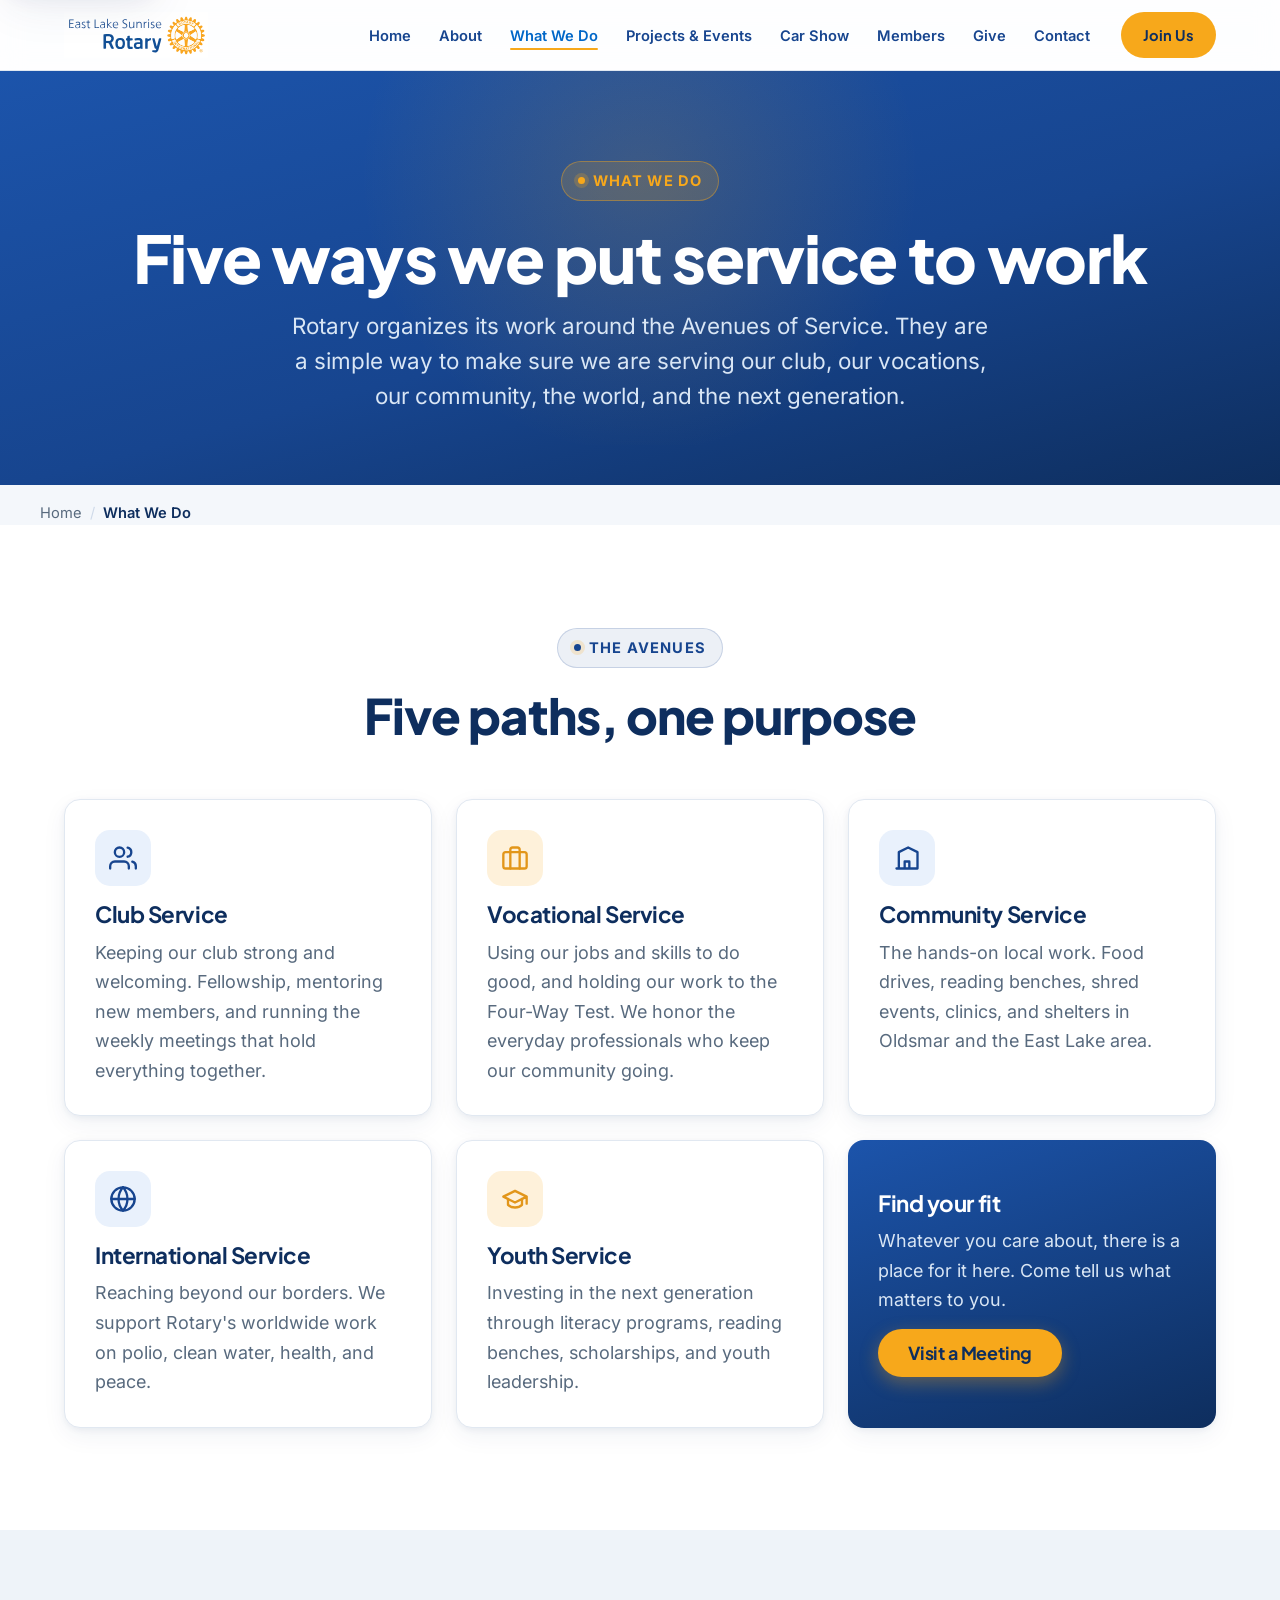
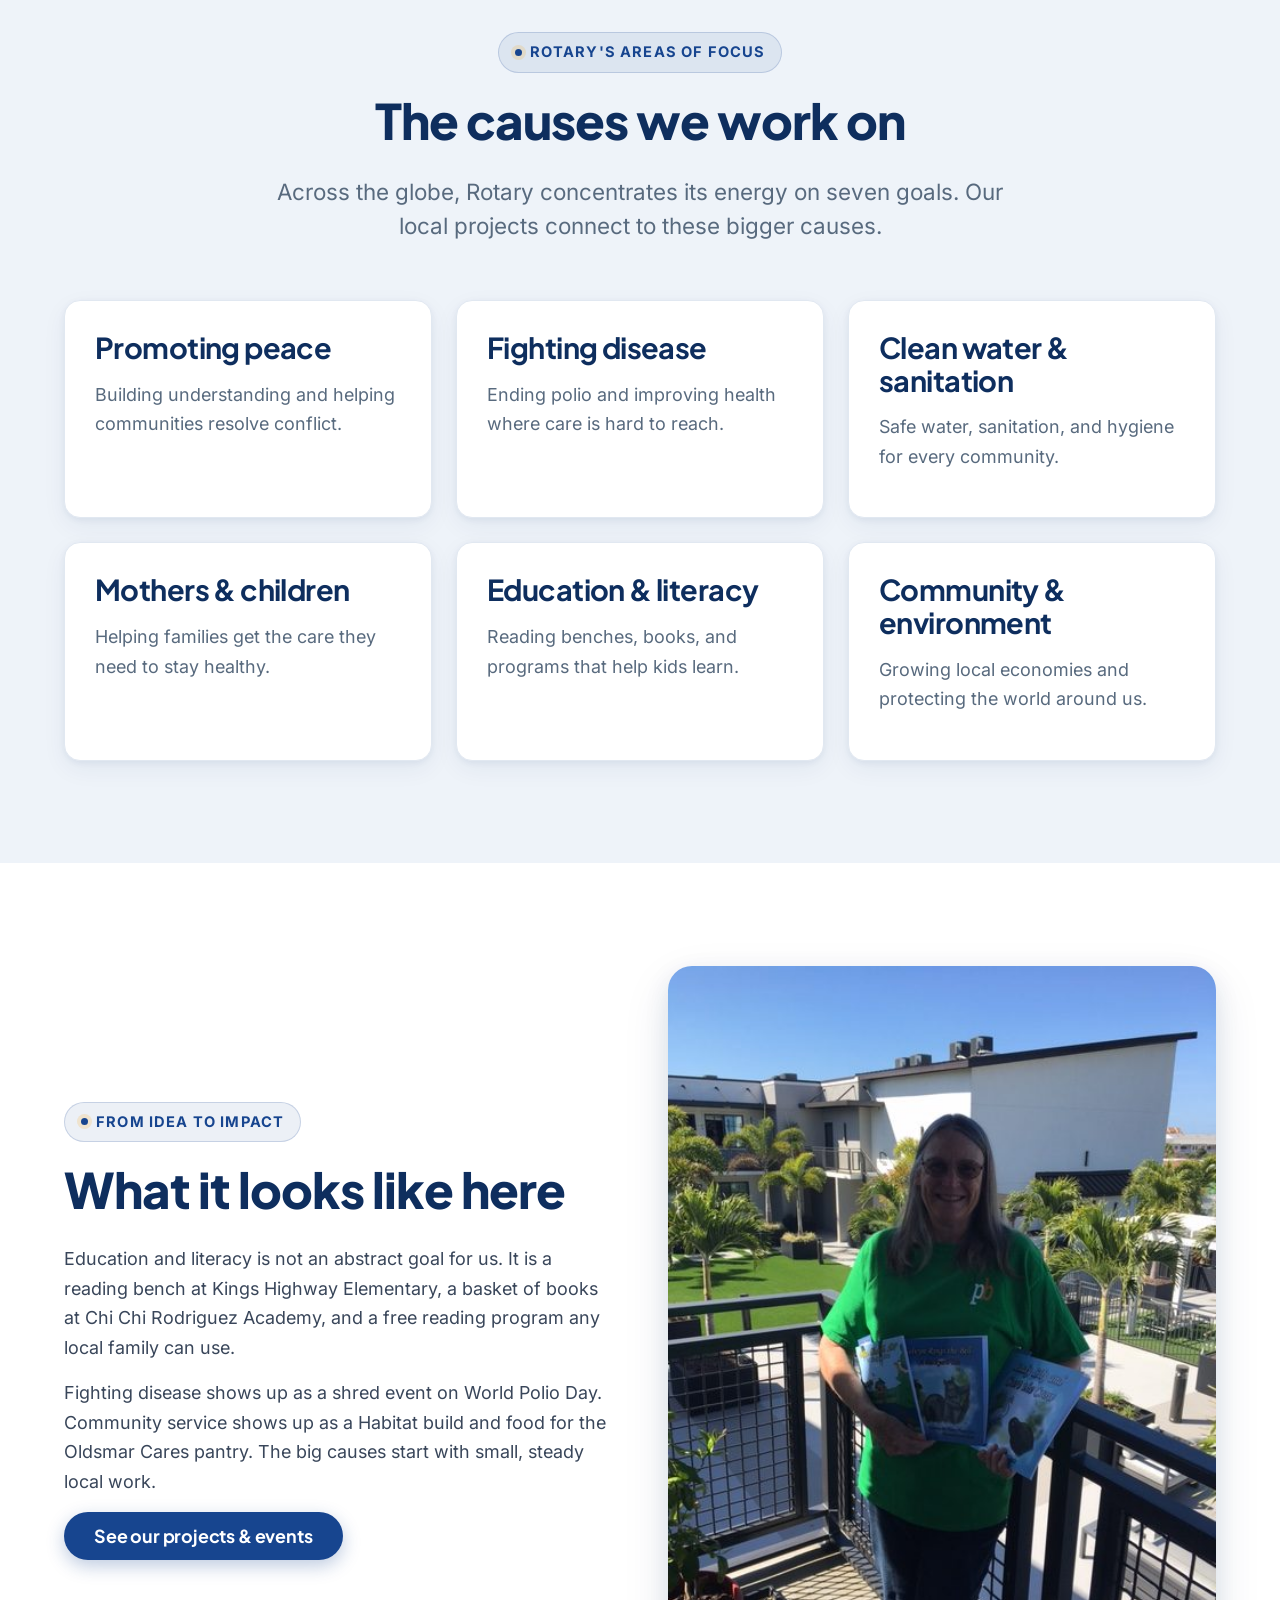
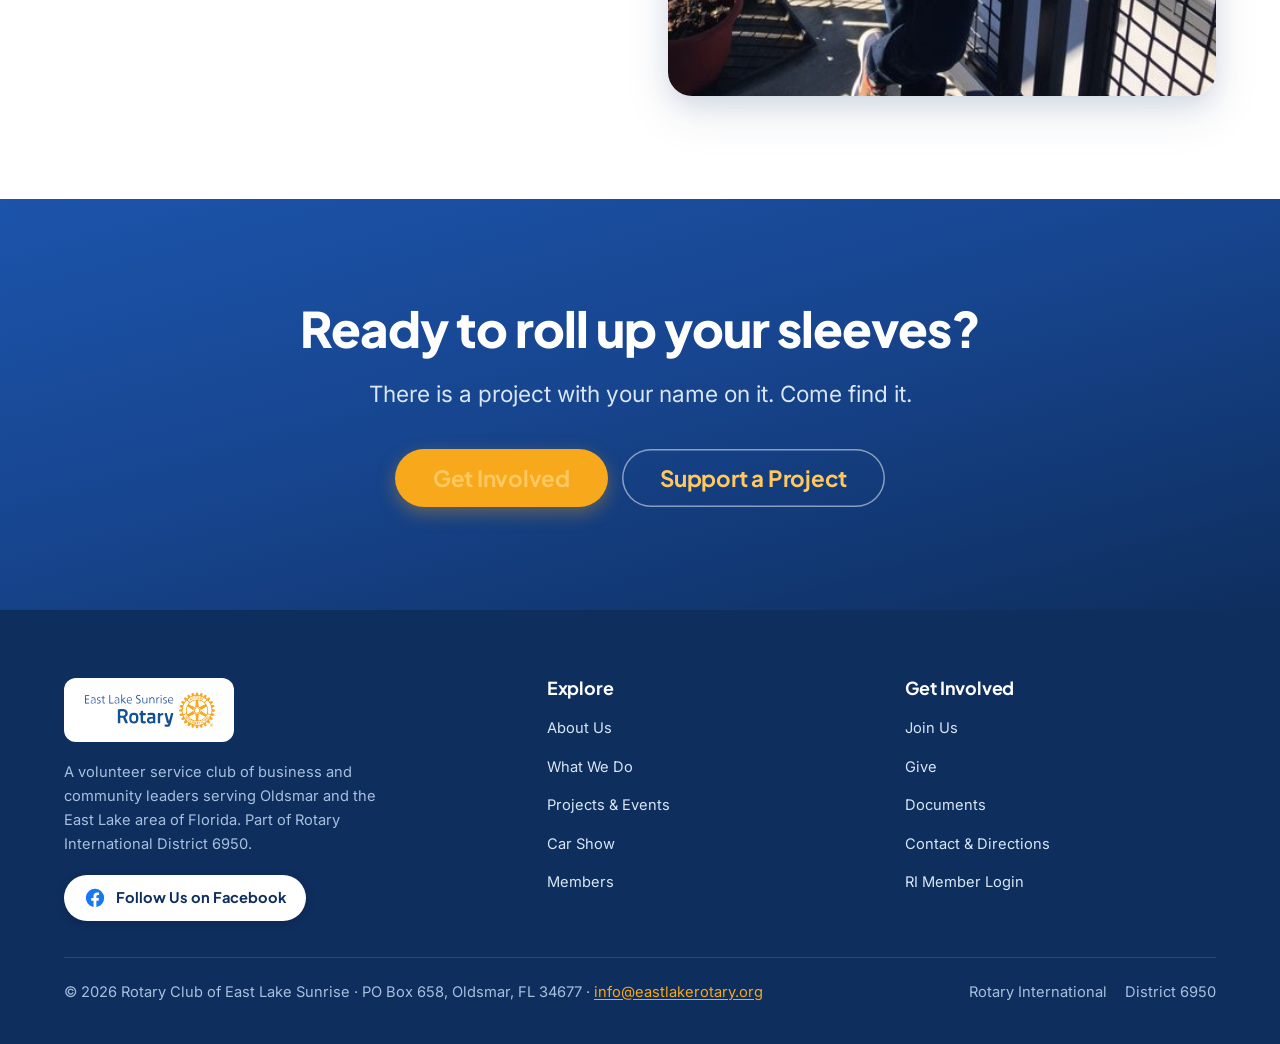
<file: what-we-do.html>
<!DOCTYPE html>
<html lang="en">
<head>
<meta charset="UTF-8">
<meta name="viewport" content="width=device-width, initial-scale=1.0">
<title>What We Do | Avenues of Service | Rotary Club of East Lake Sunrise</title>
<meta name="description" content="Rotary organizes its work around five Avenues of Service and seven areas of focus. See how our Oldsmar club serves locally and globally, from literacy to ending polio.">
<link rel="canonical" href="https://eastlakerotary.org/what-we-do.html">
<meta name="theme-color" content="#17458F">
<meta property="og:type" content="website">
<meta property="og:site_name" content="Rotary Club of East Lake Sunrise">
<meta property="og:url" content="https://eastlakerotary.org/what-we-do.html">
<meta property="og:title" content="What We Do | Avenues of Service">
<meta property="og:description" content="How our Oldsmar Rotary club serves locally and globally, from literacy to ending polio.">
<meta property="og:image" content="https://eastlakerotary.org/assets/img/IMG_3037.JPG">
<meta name="twitter:card" content="summary_large_image">
<link rel="icon" href="assets/img/els-rotary-wheel.svg" type="image/svg+xml">
<link rel="icon" type="image/png" sizes="32x32" href="assets/img/favicon-32.png">
<link rel="apple-touch-icon" href="assets/img/apple-touch-icon.png">
<link rel="preload" href="assets/fonts/plus-jakarta-sans-latin.woff2" as="font" type="font/woff2" crossorigin>
<link rel="stylesheet" href="assets/css/styles.css?v=6">
<script type="application/ld+json">
{"@context":"https://schema.org","@graph":[
{"@type":"WebPage","@id":"https://eastlakerotary.org/what-we-do.html#webpage","url":"https://eastlakerotary.org/what-we-do.html","name":"What We Do | Avenues of Service","isPartOf":{"@id":"https://eastlakerotary.org/#website"}},
{"@type":"BreadcrumbList","itemListElement":[
{"@type":"ListItem","position":1,"name":"Home","item":"https://eastlakerotary.org/"},
{"@type":"ListItem","position":2,"name":"What We Do","item":"https://eastlakerotary.org/what-we-do.html"}]}
]}
</script>
</head>
<body>
<a class="skip-link" href="#main">Skip to content</a>

<header class="site-header">
  <div class="container">
    <div class="header-top">
      <a class="logo" href="index.html">
        <img class="logo-img" src="assets/img/els-rotary-logo.svg" alt="East Lake Sunrise Rotary" width="152" height="48">
      </a>
      <button class="nav-toggle" aria-label="Toggle menu" aria-expanded="false" aria-controls="primary-nav"><span></span><span></span><span></span></button>
    </div>
    <nav class="header-nav" id="primary-nav" aria-label="Primary">
      <ul class="nav-links">
        <li><a href="index.html">Home</a></li>
        <li><a href="about.html">About</a></li>
        <li><a class="active" href="what-we-do.html" aria-current="page">What We Do</a></li>
        <li><a href="projects.html">Projects &amp; Events</a></li>
        <li><a href="car-show.html">Car Show</a></li>
        <li><a href="members.html">Members</a></li>
        <li><a href="give.html">Give</a></li>
        <li><a href="contact.html">Contact</a></li>
      </ul>
      <a class="btn-join" href="join.html">Join Us</a>
    </nav>
  </div>
</header>

<main id="main">

<section class="page-hero">
  <div class="container">
    <span class="eyebrow">What we do</span>
    <h1>Five ways we put service to work</h1>
    <p>Rotary organizes its work around the Avenues of Service. They are a simple way to make sure we are serving our club, our vocations, our community, the world, and the next generation.</p>
  </div>
</section>

<nav class="crumbs container" aria-label="Breadcrumb">
  <ol><li><a href="index.html">Home</a></li><li aria-current="page">What We Do</li></ol>
</nav>

<section class="bg-white">
  <div class="container">
    <div class="section-head reveal">
      <span class="eyebrow">The avenues</span>
      <h2>Five paths, one purpose</h2>
    </div>
    <div class="feature-grid">
      <article class="feature-card reveal">
        <span class="icon-circle" aria-hidden="true"><svg viewBox="0 0 24 24" fill="none" stroke="currentColor" stroke-width="2" stroke-linecap="round" stroke-linejoin="round"><path d="M17 21v-2a4 4 0 0 0-4-4H5a4 4 0 0 0-4 4v2"/><circle cx="9" cy="7" r="4"/><path d="M23 21v-2a4 4 0 0 0-3-3.9M16 3.1a4 4 0 0 1 0 7.8"/></svg></span>
        <h3>Club Service</h3>
        <p>Keeping our club strong and welcoming. Fellowship, mentoring new members, and running the weekly meetings that hold everything together.</p>
      </article>
      <article class="feature-card reveal d1">
        <span class="icon-circle gold" aria-hidden="true"><svg viewBox="0 0 24 24" fill="none" stroke="currentColor" stroke-width="2" stroke-linecap="round" stroke-linejoin="round"><rect x="2" y="7" width="20" height="14" rx="2"/><path d="M16 21V5a2 2 0 0 0-2-2h-4a2 2 0 0 0-2 2v16"/></svg></span>
        <h3>Vocational Service</h3>
        <p>Using our jobs and skills to do good, and holding our work to the Four-Way Test. We honor the everyday professionals who keep our community going.</p>
      </article>
      <article class="feature-card reveal d2">
        <span class="icon-circle" aria-hidden="true"><svg viewBox="0 0 24 24" fill="none" stroke="currentColor" stroke-width="2" stroke-linecap="round" stroke-linejoin="round"><path d="M3 21h18M5 21V7l8-4 8 4v14M10 21v-6h4v6"/></svg></span>
        <h3>Community Service</h3>
        <p>The hands-on local work. Food drives, reading benches, shred events, clinics, and shelters in Oldsmar and the East Lake area.</p>
      </article>
      <article class="feature-card reveal">
        <span class="icon-circle" aria-hidden="true"><svg viewBox="0 0 24 24" fill="none" stroke="currentColor" stroke-width="2" stroke-linecap="round" stroke-linejoin="round"><circle cx="12" cy="12" r="10"/><path d="M2 12h20M12 2a15 15 0 0 1 0 20M12 2a15 15 0 0 0 0 20"/></svg></span>
        <h3>International Service</h3>
        <p>Reaching beyond our borders. We support Rotary's worldwide work on polio, clean water, health, and peace.</p>
      </article>
      <article class="feature-card reveal d1">
        <span class="icon-circle gold" aria-hidden="true"><svg viewBox="0 0 24 24" fill="none" stroke="currentColor" stroke-width="2" stroke-linecap="round" stroke-linejoin="round"><path d="M22 10v6M2 10l10-5 10 5-10 5z"/><path d="M6 12v5c3 3 9 3 12 0v-5"/></svg></span>
        <h3>Youth Service</h3>
        <p>Investing in the next generation through literacy programs, reading benches, scholarships, and youth leadership.</p>
      </article>
      <article class="feature-card reveal d2" style="display:flex;flex-direction:column;justify-content:center;background:linear-gradient(160deg,var(--royal-700),var(--royal-900));border:none;color:#fff;">
        <h3 style="color:#fff;">Find your fit</h3>
        <p style="color:var(--on-blue);">Whatever you care about, there is a place for it here. Come tell us what matters to you.</p>
        <a class="btn btn-gold" href="join.html" style="margin-top:14px;align-self:flex-start;">Visit a Meeting</a>
      </article>
    </div>
  </div>
</section>

<!-- Areas of focus -->
<section class="bg-gray">
  <div class="container">
    <div class="section-head reveal">
      <span class="eyebrow">Rotary's areas of focus</span>
      <h2>The causes we work on</h2>
      <p class="lead">Across the globe, Rotary concentrates its energy on seven goals. Our local projects connect to these bigger causes.</p>
    </div>
    <div class="feature-grid">
      <article class="card reveal"><h3>Promoting peace</h3><p class="muted">Building understanding and helping communities resolve conflict.</p></article>
      <article class="card reveal d1"><h3>Fighting disease</h3><p class="muted">Ending polio and improving health where care is hard to reach.</p></article>
      <article class="card reveal d2"><h3>Clean water &amp; sanitation</h3><p class="muted">Safe water, sanitation, and hygiene for every community.</p></article>
      <article class="card reveal"><h3>Mothers &amp; children</h3><p class="muted">Helping families get the care they need to stay healthy.</p></article>
      <article class="card reveal d1"><h3>Education &amp; literacy</h3><p class="muted">Reading benches, books, and programs that help kids learn.</p></article>
      <article class="card reveal d2"><h3>Community &amp; environment</h3><p class="muted">Growing local economies and protecting the world around us.</p></article>
    </div>
  </div>
</section>

<!-- How that looks locally -->
<section class="bg-white">
  <div class="container">
    <div class="split">
      <div class="reveal d1" style="order:2;">
        <img src="assets/img/IMG_3037.JPG" alt="A reading bench delivered to a local elementary school with local author Nancy Guss" width="480" height="640" loading="lazy">
      </div>
      <div class="reveal" style="order:1;">
        <span class="eyebrow">From idea to impact</span>
        <h2>What it looks like here</h2>
        <p>Education and literacy is not an abstract goal for us. It is a reading bench at Kings Highway Elementary, a basket of books at Chi Chi Rodriguez Academy, and a free reading program any local family can use.</p>
        <p>Fighting disease shows up as a shred event on World Polio Day. Community service shows up as a Habitat build and food for the Oldsmar Cares pantry. The big causes start with small, steady local work.</p>
        <a class="btn btn-primary" href="projects.html">See our projects &amp; events</a>
      </div>
    </div>
  </div>
</section>

<section class="section-blue cta-band">
  <div class="container">
    <div class="reveal">
      <h2>Ready to roll up your sleeves?</h2>
      <p>There is a project with your name on it. Come find it.</p>
      <div class="center-cta">
        <a class="btn btn-gold btn-large" href="join.html">Get Involved</a>
        <a class="btn btn-ghost btn-large" href="give.html">Support a Project</a>
      </div>
    </div>
  </div>
</section>

</main>

<footer class="site-footer">
  <div class="container">
    <div class="footer-top">
      <div class="footer-brand">
        <div class="f-logo">
          <img src="assets/img/els-rotary-logo.svg" alt="East Lake Sunrise Rotary" width="200" height="63">
        </div>
        <p>A volunteer service club of business and community leaders serving Oldsmar and the East Lake area of Florida. Part of Rotary International District 6950.</p>
        <div class="footer-social">
          <a href="https://www.facebook.com/EastLakeSunrise/" target="_blank" rel="noopener"><svg viewBox="0 0 24 24" aria-hidden="true"><path d="M22 12a10 10 0 1 0-11.6 9.9v-7H7.9V12h2.5V9.8c0-2.5 1.5-3.9 3.8-3.9 1.1 0 2.2.2 2.2.2v2.5h-1.3c-1.2 0-1.6.8-1.6 1.6V12h2.8l-.4 2.9h-2.4v7A10 10 0 0 0 22 12z"/></svg><span>Follow Us on Facebook</span></a>
        </div>
      </div>
      <div class="footer-col">
        <h2 class="footer-h">Explore</h2>
        <ul>
          <li><a href="about.html">About Us</a></li>
          <li><a href="what-we-do.html">What We Do</a></li>
          <li><a href="projects.html">Projects &amp; Events</a></li>
          <li><a href="car-show.html">Car Show</a></li>
          <li><a href="members.html">Members</a></li>
        </ul>
      </div>
      <div class="footer-col">
        <h2 class="footer-h">Get Involved</h2>
        <ul>
          <li><a href="join.html">Join Us</a></li>
          <li><a href="give.html">Give</a></li>
          <li><a href="documents.html">Documents</a></li>
          <li><a href="contact.html">Contact &amp; Directions</a></li>
          <li><a href="https://my.rotary.org/en/" target="_blank" rel="noopener">RI Member Login</a></li>
        </ul>
      </div>
    </div>
    <div class="footer-bottom">
      <p>&copy; <span data-year>2026</span> Rotary Club of East Lake Sunrise &middot; PO Box 658, Oldsmar, FL 34677 &middot; <a href="mailto:info@eastlakerotary.org">info@eastlakerotary.org</a></p>
      <div class="fb-links">
        <a href="https://www.rotary.org/" target="_blank" rel="noopener">Rotary International</a>
        <a href="http://www.rotary6950.org/" target="_blank" rel="noopener">District 6950</a>
      </div>
    </div>
  </div>
</footer>

<script src="assets/js/main.js?v=1" defer></script>
</body>
</html>
</file>
<file: assets/css/styles.css>
/* ============================================================
   Rotary Club of East Lake Sunrise — 2026 design system
   Light-first canvas · Rotary Royal Blue (#17458F) anchor · Gold (#F7A81B) accent
   Fluid clamp() type · WCAG 2.2 AA · self-hosted fonts · no build step
   Architecture adapted from the 2026 web-design + SEO research.
   ============================================================ */

/* Self-hosted variable fonts (latin subset). No third-party request, privacy-friendly. */
@font-face {
  font-family: 'Inter';
  font-style: normal;
  font-weight: 400 700;
  font-display: swap;
  src: url('../fonts/inter-latin.woff2') format('woff2');
}
@font-face {
  font-family: 'Plus Jakarta Sans';
  font-style: normal;
  font-weight: 600 800;
  font-display: swap;
  src: url('../fonts/plus-jakarta-sans-latin.woff2') format('woff2');
}

/* ---------- Design tokens ---------- */
:root {
  /* Rotary Royal Blue (anchor) */
  --royal:      #17458F;   /* Rotary Royal Blue */
  --royal-700:  #1c54ab;
  --royal-800:  #123a77;
  --royal-900:  #0e2e5e;   /* deepest, footer/masthead base */
  --azure:      #0067c8;   /* Rotary Azure (links on light, AA 5.6:1) */
  --sky:        #00a2e0;   /* Rotary Sky Blue (highlights) */
  /* Rotary Gold (accent) */
  --gold:       #f7a81b;   /* Rotary Gold */
  --gold-600:   #e2961a;   /* darker gold for hover/borders */
  --gold-soft:  #ffd98a;   /* soft gold highlight on blue */
  --gold-glow:  #ffc861;
  /* Neutrals (light canvas, blue-tinted) */
  --bg:        #f4f7fb;
  --surface:   #ffffff;
  --surface-2: #e9f0f8;
  --gray:      #eef3f9;
  --ink:       #0e2e5e;     /* headings (royal, ~9:1 on white) */
  --body:      #39465a;     /* body text (AA ✓ ~9:1) */
  --muted:     #586a7e;     /* muted (AA ✓ ~5.3:1) */
  --border:    #e1e8f1;
  --border-2:  #cfdae9;
  /* On blue */
  --on-blue:        #d9e6f5;
  --on-blue-muted:  #a7c0dd;   /* muted text on blue: ~5:1 on royal (AA) */
  /* State */
  --green: #15803d; --red: #b91c1c;
  /* Radii / shadows */
  --r-sm: 10px; --radius: 16px; --r-lg: 24px; --pill: 999px;
  --shadow-sm: 0 2px 6px rgba(14,46,94,.06), 0 8px 24px rgba(14,46,94,.06);
  --shadow-md: 0 8px 24px rgba(14,46,94,.10), 0 18px 48px rgba(14,46,94,.10);
  --shadow-lg: 0 28px 70px rgba(10,30,62,.30);
  /* Layout */
  --maxw: 1200px; --maxw-wide: 1320px; --maxw-read: 720px;
  --ease: cubic-bezier(.22,.61,.36,1);
  /* Fluid type scale (Utopia-style clamp()) */
  --step--1: clamp(0.84rem, 0.82rem + 0.12vw, 0.92rem);
  --step-0:  clamp(1.02rem, 0.99rem + 0.16vw, 1.13rem);
  --step-1:  clamp(1.2rem, 1.12rem + 0.36vw, 1.4rem);
  --step-2:  clamp(1.42rem, 1.28rem + 0.66vw, 1.9rem);
  --step-3:  clamp(1.72rem, 1.5rem + 1.05vw, 2.5rem);
  --step-4:  clamp(2.05rem, 1.7rem + 1.7vw, 3.25rem);
  --step-5:  clamp(2.5rem, 1.95rem + 2.7vw, 4.4rem);
}

/* ---------- Reset & base ---------- */
*,*::before,*::after { box-sizing: border-box; }
html { -webkit-text-size-adjust: 100%; scroll-behavior: smooth; }
body { margin: 0; font-family: 'Inter', system-ui, -apple-system, "Segoe UI", sans-serif; font-size: var(--step-0); line-height: 1.65; color: var(--body); background: var(--bg); -webkit-font-smoothing: antialiased; -moz-osx-font-smoothing: grayscale; }
img { max-width: 100%; height: auto; display: block; }
picture { display: contents; }
h1,h2,h3,h4,h5 { font-family: 'Plus Jakarta Sans', 'Inter', sans-serif; color: var(--ink); line-height: 1.13; margin: 0 0 .55em; font-weight: 800; letter-spacing: -.02em; }
h1 { font-size: var(--step-5); }
h2 { font-size: var(--step-4); }
h3 { font-size: var(--step-2); font-weight: 700; }
h4 { font-size: var(--step-1); font-weight: 700; }
p  { margin: 0 0 1rem; }
a  { color: var(--azure); text-decoration: none; transition: color .15s ease; }
a:hover { text-decoration: underline; }
strong { color: var(--ink); }
:focus-visible { outline: 3px solid var(--azure); outline-offset: 3px; border-radius: 6px; }
.section-blue :focus-visible, .hero :focus-visible, .site-footer :focus-visible, .page-hero :focus-visible { outline-color: var(--gold); }
[id] { scroll-margin-top: 92px; }
::selection { background: var(--gold-soft); color: var(--royal-900); }

/* Skip-to-content link + main landmark (accessibility) */
main { display: block; }
.skip-link { position: absolute; left: 8px; top: -60px; z-index: 300; background: var(--royal); color: #fff; padding: 10px 18px; border-radius: 10px; font-family: 'Plus Jakarta Sans', sans-serif; font-weight: 700; font-size: var(--step--1); box-shadow: var(--shadow-md); transition: top .18s var(--ease); }
.skip-link:focus { top: 8px; outline: 3px solid var(--gold); outline-offset: 2px; text-decoration: none; }

/* ---------- Layout helpers ---------- */
.container        { max-width: var(--maxw); margin: 0 auto; padding: 0 24px; }
.container-narrow { max-width: 820px;       margin: 0 auto; padding: 0 24px; }
.container-wide   { max-width: var(--maxw-wide); margin: 0 auto; padding: 0 24px; }
section { padding: clamp(56px, 8vw, 104px) 0; }
section.tight { padding: clamp(40px, 6vw, 64px) 0; }
.bg-white { background: var(--surface); }
.bg-gray  { background: var(--gray); }
.bg-soft  { background: #eaf2fb; }
.text-center { text-align: center; }
.muted { color: var(--muted); }
.lead  { font-size: var(--step-1); color: var(--muted); line-height: 1.55; }
.center-cta { display: flex; justify-content: center; gap: 14px; flex-wrap: wrap; margin-top: 36px; }
.section-head { max-width: 760px; margin: 0 auto clamp(36px,5vw,56px); text-align: center; }
.section-head.left { margin-left: 0; text-align: left; }
.section-head h2 { color: var(--ink); }

/* Blue feature band (the Rotary anchor) */
.section-blue { background: linear-gradient(165deg, var(--royal-700) 0%, var(--royal) 46%, var(--royal-900) 100%); color: var(--on-blue); }
.section-blue h1, .section-blue h2, .section-blue h3, .section-blue h4 { color: #fff; }
.section-blue p { color: var(--on-blue); }
.section-blue .lead { color: var(--on-blue); }
.section-blue a { color: var(--gold-glow); }
.section-blue .btn-light { color: var(--royal); }

/* ---------- Eyebrow / badges ---------- */
.eyebrow { display: inline-flex; align-items: center; gap: 8px; background: rgba(23,69,143,.08); color: var(--royal); font-size: var(--step--1); font-weight: 700; letter-spacing: .08em; text-transform: uppercase; padding: 7px 16px; border-radius: var(--pill); margin-bottom: 20px; border: 1px solid rgba(23,69,143,.18); }
.section-blue .eyebrow, .hero .eyebrow, .page-hero .eyebrow { background: rgba(247,168,27,.16); color: var(--gold); border-color: rgba(247,168,27,.4); }
.eyebrow::before { content: ""; width: 7px; height: 7px; border-radius: 50%; background: currentColor; box-shadow: 0 0 0 4px rgba(247,168,27,.18); }
.section-blue .eyebrow::before, .hero .eyebrow::before, .page-hero .eyebrow::before { box-shadow: 0 0 0 4px rgba(247,168,27,.22); }
.badge { display: inline-block; background: #e2ecfa; color: var(--royal); font-size: 12px; font-weight: 700; letter-spacing: .04em; text-transform: uppercase; padding: 4px 12px; border-radius: var(--pill); }

/* ---------- Buttons ---------- */
.btn { display: inline-flex; align-items: center; justify-content: center; gap: 9px; min-height: 48px; padding: 14px 30px; font-size: var(--step-0); font-weight: 700; font-family: 'Plus Jakarta Sans', sans-serif; letter-spacing: -.01em; border: none; border-radius: var(--pill); cursor: pointer; transition: transform .18s var(--ease), box-shadow .18s var(--ease), background .18s ease; text-align: center; line-height: 1.1; }
.btn:hover { text-decoration: none; transform: translateY(-2px); }
.btn-primary { background: var(--royal); color: #fff; box-shadow: 0 6px 18px rgba(23,69,143,.28); }
.btn-primary:hover { background: var(--royal-800); box-shadow: 0 12px 28px rgba(23,69,143,.34); }
.btn-gold { background: var(--gold); color: var(--royal-900); box-shadow: 0 6px 18px rgba(247,168,27,.34); }
.btn-gold:hover { background: var(--gold-600); box-shadow: 0 12px 28px rgba(247,168,27,.4); }
.btn-light { background: #fff; color: var(--royal); box-shadow: 0 6px 18px rgba(8,20,34,.16); }
.btn-light:hover { background: #fff; box-shadow: 0 12px 30px rgba(8,20,34,.22); }
.btn-outline { background: transparent; color: var(--royal); box-shadow: inset 0 0 0 1.5px var(--border-2); }
.btn-outline:hover { background: var(--surface); box-shadow: inset 0 0 0 1.5px var(--royal); color: var(--royal); transform: translateY(-2px); }
.btn-ghost { background: transparent; color: #fff; box-shadow: inset 0 0 0 1.5px rgba(255,255,255,.5); }
.btn-ghost:hover { background: rgba(255,255,255,.1); box-shadow: inset 0 0 0 1.5px rgba(255,255,255,.85); }
.btn-large { min-height: 56px; padding: 17px 38px; font-size: var(--step-1); }
.reassurance { font-size: var(--step--1); color: var(--muted); margin-top: 14px; }
.section-blue .reassurance, .hero .reassurance { color: var(--on-blue-muted); }

/* ---------- Header (light, single-row, sticky) ---------- */
.site-header { position: sticky; top: 0; z-index: 200; background: rgba(255,255,255,.85); backdrop-filter: saturate(1.6) blur(12px); -webkit-backdrop-filter: saturate(1.6) blur(12px); border-bottom: 1px solid var(--border); transition: box-shadow .25s ease, background .25s ease; }
.site-header.scrolled { box-shadow: 0 6px 24px rgba(14,46,94,.10); background: rgba(255,255,255,.95); }
.site-header .container { display: flex; align-items: center; justify-content: space-between; gap: 24px; }
.header-top { display: flex; align-items: center; gap: 12px; padding: 12px 0; flex-shrink: 0; }
.logo { display: flex; align-items: center; gap: 12px; }
.logo:hover { text-decoration: none; }
.logo-img { height: 46px; width: auto; }
.wordmark { font-family: 'Plus Jakarta Sans', sans-serif; font-weight: 800; font-size: clamp(15px, 1.5vw, 19px); color: var(--royal); line-height: 1.05; letter-spacing: -.02em; max-width: 15ch; }
.wordmark .wm-sub { display: block; font-size: .72em; font-weight: 700; color: var(--muted); letter-spacing: .01em; }
.header-nav { display: flex; align-items: center; justify-content: flex-end; gap: 18px; padding: 8px 0; flex: 1; }
.nav-links { display: flex; align-items: center; gap: 2px; list-style: none; margin: 0; padding: 0; flex-wrap: wrap; }
.nav-links a { color: var(--royal); font-size: var(--step--1); font-weight: 600; padding: 9px 13px; border-radius: var(--pill); position: relative; transition: color .15s, background .15s; }
.nav-links a:hover { color: var(--azure); background: var(--surface-2); text-decoration: none; }
.nav-links a.active { color: var(--azure); }
.nav-links a.active::after { content: ""; position: absolute; left: 13px; right: 13px; bottom: 4px; height: 2px; background: var(--gold); border-radius: 2px; }
.btn-join { background: var(--gold); color: var(--royal-900); border: none; border-radius: var(--pill); padding: 11px 22px; min-height: 44px; display: inline-flex; align-items: center; font-family: 'Plus Jakarta Sans', sans-serif; font-weight: 700; font-size: var(--step--1); transition: transform .18s var(--ease), box-shadow .18s ease, background .18s ease; white-space: nowrap; }
.btn-join:hover { background: var(--gold-600); color: var(--royal-900); text-decoration: none; transform: translateY(-2px); box-shadow: 0 8px 20px rgba(247,168,27,.4); }
.nav-toggle { display: none; width: 46px; height: 46px; border: none; background: transparent; cursor: pointer; padding: 11px; border-radius: 10px; }
.nav-toggle:hover { background: var(--surface-2); }
.nav-toggle span { display: block; height: 2px; background: var(--royal); border-radius: 2px; transition: all .25s ease; }
.nav-toggle span + span { margin-top: 5px; }
.nav-open .nav-toggle span:nth-child(1) { transform: translateY(7px) rotate(45deg); }
.nav-open .nav-toggle span:nth-child(2) { opacity: 0; }
.nav-open .nav-toggle span:nth-child(3) { transform: translateY(-7px) rotate(-45deg); }

/* ---------- Hero (blue masthead) ---------- */
.hero { position: relative; background: linear-gradient(165deg, var(--royal-700) 0%, var(--royal) 50%, var(--royal-900) 100%); color: #fff; padding: clamp(40px,5vw,68px) 0 clamp(44px,5vw,76px); overflow: hidden; }
.hero::before { content: ""; position: absolute; top: -28%; right: -10%; width: 640px; height: 640px; background: radial-gradient(circle, rgba(247,168,27,.22), transparent 62%); pointer-events: none; }
.hero::after { content: ""; position: absolute; bottom: -40%; left: -8%; width: 520px; height: 520px; background: radial-gradient(circle, rgba(0,162,224,.18), transparent 64%); pointer-events: none; }
.hero .container { position: relative; }
.hero-grid { display: grid; grid-template-columns: 1.05fr .95fr; gap: clamp(36px,5vw,64px); align-items: center; }
.hero h1 { color: #fff; margin-bottom: 14px; }
.hero h1 .hl-accent { color: var(--gold); }
.hero .subhead { font-size: var(--step-1); color: var(--on-blue); margin-bottom: 22px; max-width: 560px; line-height: 1.5; }
.hero-cta { display: flex; flex-wrap: wrap; align-items: center; gap: 14px; margin-bottom: 6px; }
.hero-media { position: relative; }
.hero-media img { border-radius: var(--r-lg); box-shadow: var(--shadow-lg); width: 100%; aspect-ratio: 16 / 10; object-fit: cover; object-position: center; background: var(--royal-800); }
.hero-media::after { content: ""; position: absolute; inset: 0; border-radius: var(--r-lg); box-shadow: inset 0 0 0 1px rgba(255,255,255,.14); pointer-events: none; }
.hero-media .media-tag { position: absolute; left: 16px; bottom: 16px; background: rgba(14,46,94,.82); color: #fff; font-size: var(--step--1); font-weight: 600; padding: 8px 14px; border-radius: var(--pill); backdrop-filter: blur(4px); }

/* Meeting quick-card on hero */
.meeting-card { display: flex; gap: 16px; align-items: center; background: rgba(255,255,255,.08); border: 1px solid rgba(255,255,255,.16); border-radius: var(--radius); padding: 16px 20px; margin-top: 22px; max-width: 520px; }
.meeting-card .mc-icon { flex-shrink: 0; width: 46px; height: 46px; border-radius: 12px; background: rgba(247,168,27,.18); color: var(--gold); display: flex; align-items: center; justify-content: center; }
.meeting-card .mc-icon svg { width: 24px; height: 24px; }
.meeting-card .mc-text { font-size: var(--step--1); color: var(--on-blue); line-height: 1.45; }
.meeting-card .mc-text b { color: #fff; font-family: 'Plus Jakarta Sans', sans-serif; display: block; font-size: var(--step-0); }

/* Trust / impact strip */
.trust-strip { display: flex; gap: clamp(14px,2.5vw,26px); margin-top: 26px; padding-top: 20px; border-top: 1px solid rgba(255,255,255,.16); }
.trust-stat { flex: 1 1 0; min-width: 0; display: flex; flex-direction: column; gap: 3px; }
.trust-stat + .trust-stat { padding-left: clamp(14px,2.5vw,26px); border-left: 1px solid rgba(255,255,255,.16); }
.trust-stat b { font-family: 'Plus Jakarta Sans', sans-serif; font-size: var(--step-2); font-weight: 800; color: #fff; line-height: 1.05; letter-spacing: -.02em; }
.trust-stat b .accent { color: var(--gold); }
.trust-stat span { font-size: var(--step--1); color: var(--on-blue-muted); }

/* ---------- Inner-page hero ---------- */
.page-hero { background: linear-gradient(165deg, var(--royal-700), var(--royal) 55%, var(--royal-900)); color: #fff; padding: clamp(56px,7vw,96px) 0 clamp(48px,6vw,72px); text-align: center; position: relative; overflow: hidden; }
.page-hero::before { content: ""; position: absolute; top: -40%; left: 50%; transform: translateX(-50%); width: 760px; height: 540px; background: radial-gradient(circle, rgba(247,168,27,.16), transparent 60%); }
.page-hero .container { position: relative; }
.page-hero h1 { color: #fff; margin-bottom: 14px; }
.page-hero p { max-width: 700px; margin: 0 auto; color: var(--on-blue); font-size: var(--step-1); line-height: 1.55; }

/* Breadcrumb */
.crumbs { font-size: var(--step--1); color: var(--muted); padding: 16px 0 0; }
.crumbs ol { list-style: none; display: flex; flex-wrap: wrap; gap: 8px; margin: 0; padding: 0; }
.crumbs li::after { content: "/"; margin-left: 8px; color: var(--border-2); }
.crumbs li:last-child::after { content: ""; }
.crumbs a { color: var(--muted); }
.crumbs a:hover { color: var(--azure); }
.crumbs li[aria-current] { color: var(--ink); font-weight: 600; }

/* ---------- Stat band (impact, light) ---------- */
.stat-band { display: grid; grid-template-columns: repeat(4,1fr); gap: 22px; }
.stat-cell { background: var(--surface); border: 1px solid var(--border); border-radius: var(--radius); padding: 30px 24px; text-align: center; box-shadow: var(--shadow-sm); }
.stat-cell b { display: block; font-family: 'Plus Jakarta Sans', sans-serif; font-size: var(--step-4); font-weight: 800; color: var(--royal); line-height: 1; letter-spacing: -.02em; }
.stat-cell span { display: block; margin-top: 8px; color: var(--muted); font-size: var(--step--1); }

/* ---------- Steps ---------- */
.steps-grid { display: grid; grid-template-columns: repeat(3,1fr); gap: 26px; }
.step-card { background: var(--surface); border: 1px solid var(--border); border-radius: var(--radius); padding: 34px 30px; box-shadow: var(--shadow-sm); transition: transform .2s var(--ease), box-shadow .2s var(--ease); }
.step-card:hover { transform: translateY(-4px); box-shadow: var(--shadow-md); }
.step-card .num { width: 48px; height: 48px; border-radius: 14px; background: linear-gradient(150deg, var(--azure), var(--royal)); color: #fff; display: flex; align-items: center; justify-content: center; font-weight: 800; font-size: 19px; margin-bottom: 18px; box-shadow: 0 8px 18px rgba(23,69,143,.28); }
.step-card h3 { font-size: var(--step-1); margin-bottom: 8px; }
.step-card p { color: var(--muted); font-size: var(--step-0); margin: 0; }

/* ---------- Split / two-column ---------- */
.split { display: grid; grid-template-columns: 1fr 1fr; gap: clamp(32px,5vw,56px); align-items: center; }
.split img { border-radius: var(--r-lg); box-shadow: var(--shadow-md); width: 100%; }
.journey-grid { display: grid; grid-template-columns: .9fr 1.1fr; gap: clamp(28px,5vw,56px); align-items: center; }
.journey-grid h2 { margin: 0 0 .4em; }

/* ---------- Avenues / feature icon cards ---------- */
.feature-grid { display: grid; grid-template-columns: repeat(3,1fr); gap: 24px; }
.feature-grid.cols-2 { grid-template-columns: repeat(2,1fr); }
.feature-card { background: var(--surface); border: 1px solid var(--border); border-radius: var(--radius); padding: 30px; box-shadow: var(--shadow-sm); transition: transform .2s var(--ease), box-shadow .2s; }
.feature-card:hover { transform: translateY(-4px); box-shadow: var(--shadow-md); }
.feature-card .icon-circle { width: 56px; height: 56px; border-radius: 15px; background: #e9f1fc; color: var(--royal); display: flex; align-items: center; justify-content: center; margin-bottom: 16px; }
.feature-card .icon-circle.gold { background: rgba(247,168,27,.16); color: var(--gold-600); }
.feature-card .icon-circle svg { width: 28px; height: 28px; }
.feature-card h3 { font-size: var(--step-1); margin-bottom: 10px; }
.feature-card p { color: var(--muted); font-size: var(--step-0); margin: 0; }

/* ---------- Service / photo cards ---------- */
.service-grid { display: grid; grid-template-columns: repeat(3,1fr); gap: 22px; }
.service-card { background: var(--surface); border: 1px solid var(--border); border-radius: var(--radius); overflow: hidden; display: flex; flex-direction: column; box-shadow: var(--shadow-sm); transition: transform .2s var(--ease), box-shadow .2s ease; }
.service-card:hover { transform: translateY(-5px); box-shadow: var(--shadow-md); }
.service-card img { width: 100%; height: 200px; object-fit: cover; background: var(--surface-2); }
.service-card .sc-body { padding: 22px 24px 26px; }
.service-card h3 { font-size: var(--step-1); margin-bottom: 8px; color: var(--ink); }
.service-card p { color: var(--muted); font-size: var(--step--1); margin: 0; }

/* ---------- Generic card ---------- */
.card { background: var(--surface); border: 1px solid var(--border); border-radius: var(--radius); padding: 30px; box-shadow: var(--shadow-sm); }
.card-grid { display: grid; grid-template-columns: repeat(2,1fr); gap: 24px; }

/* ---------- Four-Way Test block ---------- */
.fourway { background: linear-gradient(160deg, var(--royal-700), var(--royal) 55%, var(--royal-900)); border-radius: var(--r-lg); padding: clamp(34px,5vw,56px); color: #fff; text-align: center; box-shadow: var(--shadow-md); }
.fourway .eyebrow { background: rgba(247,168,27,.16); color: var(--gold); border-color: rgba(247,168,27,.4); }
.fourway h2 { color: #fff; }
.fourway p.intro { color: var(--on-blue); max-width: 640px; margin: 0 auto 28px; }
.fourway ol { list-style: none; counter-reset: fw; margin: 0; padding: 0; display: grid; grid-template-columns: repeat(2,1fr); gap: 16px; text-align: left; max-width: 760px; margin: 0 auto; }
.fourway li { counter-increment: fw; position: relative; padding: 18px 20px 18px 60px; background: rgba(255,255,255,.06); border: 1px solid rgba(255,255,255,.14); border-radius: var(--radius); font-size: var(--step-1); font-family: 'Plus Jakarta Sans', sans-serif; font-weight: 700; color: #fff; }
.fourway li::before { content: counter(fw); position: absolute; left: 16px; top: 50%; transform: translateY(-50%); width: 32px; height: 32px; border-radius: 50%; background: var(--gold); color: var(--royal-900); display: flex; align-items: center; justify-content: center; font-size: 16px; font-weight: 800; }
.fourway .fw-foot { color: var(--on-blue-muted); font-size: var(--step--1); margin: 26px 0 0; }

/* ---------- Impact / gallery ---------- */
.impact-grid { display: grid; grid-template-columns: repeat(3,1fr); gap: 22px; }
.impact-card { background: var(--surface); border: 1px solid var(--border); border-radius: var(--radius); overflow: hidden; box-shadow: var(--shadow-sm); display: flex; flex-direction: column; }
.impact-card img { width: 100%; height: 210px; object-fit: cover; background: var(--surface-2); }
.impact-card .ic-body { padding: 22px 24px 26px; }
.impact-card h3 { font-size: var(--step-1); margin-bottom: 8px; }
.impact-card p { color: var(--muted); font-size: var(--step--1); margin: 0; }
.gallery { display: grid; grid-template-columns: repeat(4,1fr); gap: 14px; }
.gallery img { width: 100%; aspect-ratio: 1/1; object-fit: cover; border-radius: var(--radius); box-shadow: var(--shadow-sm); background: var(--surface-2); }

/* ---------- Quote / testimonial band (blue) ---------- */
.quote-band { background: linear-gradient(165deg, var(--royal-700), var(--royal) 50%, var(--royal-900)); color: #fff; }
.quote-band .quote { max-width: 860px; margin: 0 auto; text-align: center; }
.quote-band .q-mark { font-family: 'Plus Jakarta Sans', sans-serif; font-size: 64px; line-height: .6; color: var(--gold); }
.quote-band blockquote { font-family: 'Plus Jakarta Sans', sans-serif; font-weight: 700; font-size: var(--step-2); line-height: 1.4; color: #fff; margin: 12px 0 18px; letter-spacing: -.01em; }
.quote-band .q-by { color: var(--gold); font-weight: 700; }

/* ---------- CTA band ---------- */
.cta-band { text-align: center; }
.cta-band h2 { margin-bottom: .4em; }
.cta-band p { max-width: 640px; margin: 0 auto 28px; font-size: var(--step-1); }

/* ---------- FAQ ---------- */
.faq-list { max-width: 800px; margin: 0 auto; display: grid; gap: 12px; }
.faq-item { background: var(--surface); border: 1px solid var(--border); border-radius: var(--radius); box-shadow: var(--shadow-sm); transition: box-shadow .2s; }
.faq-item.open { box-shadow: var(--shadow-md); }
.faq-q { display: flex; justify-content: space-between; align-items: center; gap: 16px; width: 100%; min-height: 56px; text-align: left; background: none; border: none; cursor: pointer; font-family: 'Plus Jakarta Sans', sans-serif; font-weight: 700; color: var(--ink); font-size: var(--step-0); padding: 20px 24px; }
.faq-q .toggle { font-size: 26px; font-weight: 400; line-height: 1; transition: transform .2s; flex-shrink: 0; color: var(--azure); }
.faq-item.open .faq-q .toggle { transform: rotate(45deg); }
.faq-a { display: none; padding: 0 24px 22px; color: var(--muted); line-height: 1.7; }
.faq-item.open .faq-a { display: block; }

/* ---------- Members roster ---------- */
.roster { display: grid; grid-template-columns: repeat(4,1fr); gap: 14px; max-width: 960px; margin: 0 auto; }
.member-chip { background: var(--surface); border: 1px solid var(--border); border-radius: var(--radius); padding: 18px 20px; box-shadow: var(--shadow-sm); display: flex; align-items: center; gap: 14px; }
.member-chip .avatar { flex-shrink: 0; width: 44px; height: 44px; border-radius: 50%; background: linear-gradient(150deg, var(--azure), var(--royal)); color: #fff; display: flex; align-items: center; justify-content: center; font-family: 'Plus Jakarta Sans', sans-serif; font-weight: 800; font-size: 16px; }
.member-chip .m-name { font-family: 'Plus Jakarta Sans', sans-serif; font-weight: 700; color: var(--ink); font-size: var(--step--1); line-height: 1.2; }
.member-chip .m-tag { display: block; font-size: 11px; color: var(--gold-600); font-weight: 700; text-transform: uppercase; letter-spacing: .04em; margin-top: 2px; }

/* Leadership / board grid */
.board-grid { display: grid; grid-template-columns: repeat(3,1fr); gap: 18px; max-width: 1000px; margin: 0 auto; }
.board-card { background: var(--surface); border: 1px solid var(--border); border-radius: var(--radius); padding: 22px 24px; box-shadow: var(--shadow-sm); border-left: 4px solid var(--gold); }
.board-card .b-role { font-size: 12px; font-weight: 700; text-transform: uppercase; letter-spacing: .06em; color: var(--azure); margin: 0 0 4px; }
.board-card .b-name { font-family: 'Plus Jakarta Sans', sans-serif; font-weight: 700; color: var(--ink); font-size: var(--step-1); margin: 0; }
.chair-list { max-width: 800px; margin: 28px auto 0; display: grid; grid-template-columns: repeat(2,1fr); gap: 0 32px; list-style: none; padding: 0; }
.chair-list li { display: flex; justify-content: space-between; gap: 12px; padding: 12px 0; border-bottom: 1px solid var(--border); font-size: var(--step-0); }
.chair-list li span { color: var(--muted); }
.chair-list li b { font-family: 'Plus Jakarta Sans', sans-serif; color: var(--ink); font-weight: 700; }

/* Award row */
.award-row { display: grid; grid-template-columns: repeat(4,1fr); gap: 18px; max-width: 960px; margin: 0 auto; }
.award { background: var(--surface); border: 1px solid var(--border); border-radius: var(--radius); padding: 26px; text-align: center; box-shadow: var(--shadow-sm); }
.award .a-medal { width: 46px; height: 46px; margin: 0 auto 12px; border-radius: 50%; background: rgba(247,168,27,.16); color: var(--gold-600); display: flex; align-items: center; justify-content: center; }
.award .a-title { font-size: 12px; text-transform: uppercase; letter-spacing: .06em; color: var(--muted); margin: 0 0 6px; font-weight: 700; }
.award .a-name { font-family: 'Plus Jakarta Sans', sans-serif; font-weight: 800; color: var(--ink); font-size: var(--step-1); margin: 0; }

/* ---------- Sponsor wall (car show) ---------- */
.sponsor-wall { display: grid; grid-template-columns: repeat(5,1fr); gap: 16px; align-items: center; }
.sponsor-wall.tier-1 { grid-template-columns: repeat(3,1fr); }
.sponsor { background: var(--surface); border: 1px solid var(--border); border-radius: var(--radius); padding: 22px; display: flex; align-items: center; justify-content: center; min-height: 110px; box-shadow: var(--shadow-sm); }
.sponsor img { max-height: 80px; width: auto; object-fit: contain; }
.sponsor.tier-1 { min-height: 150px; }
.sponsor.tier-1 img { max-height: 110px; }

/* ---------- Event detail ---------- */
.event-head { display: grid; grid-template-columns: 1fr 1fr; gap: clamp(28px,5vw,52px); align-items: center; }
.event-poster img { border-radius: var(--r-lg); box-shadow: var(--shadow-lg); width: 100%; max-width: 420px; margin: 0 auto; }
.event-facts { list-style: none; padding: 0; margin: 22px 0 0; display: grid; gap: 12px; }
.event-facts li { display: flex; gap: 14px; align-items: flex-start; font-size: var(--step-0); }
.event-facts .ef-ico { flex-shrink: 0; width: 38px; height: 38px; border-radius: 10px; background: rgba(247,168,27,.16); color: var(--gold-600); display: flex; align-items: center; justify-content: center; }
.event-facts .ef-ico svg { width: 20px; height: 20px; }
.video-wrap { position: relative; max-width: 860px; margin: 0 auto; border-radius: var(--r-lg); overflow: hidden; box-shadow: var(--shadow-lg); aspect-ratio: 16/9; background: var(--royal-900); }
.video-wrap iframe { position: absolute; inset: 0; width: 100%; height: 100%; border: 0; }

/* ---------- Documents list ---------- */
.doc-list { max-width: 820px; margin: 0 auto; display: grid; gap: 14px; }
.doc-row { display: flex; align-items: center; gap: 18px; background: var(--surface); border: 1px solid var(--border); border-radius: var(--radius); padding: 22px 26px; box-shadow: var(--shadow-sm); transition: transform .2s var(--ease), box-shadow .2s; }
.doc-row:hover { transform: translateY(-3px); box-shadow: var(--shadow-md); text-decoration: none; }
.doc-row .doc-ico { flex-shrink: 0; width: 46px; height: 46px; border-radius: 11px; background: #e9f1fc; color: var(--royal); display: flex; align-items: center; justify-content: center; }
.doc-row .doc-ico svg { width: 24px; height: 24px; }
.doc-row .doc-body { flex: 1; min-width: 0; }
.doc-row h3 { font-size: var(--step-1); margin: 0 0 2px; color: var(--ink); }
.doc-row p { margin: 0; color: var(--muted); font-size: var(--step--1); }
.doc-row .doc-go { flex-shrink: 0; color: var(--azure); font-weight: 700; font-size: var(--step--1); }

/* ---------- Contact / directions ---------- */
.contact-grid { display: grid; grid-template-columns: 1fr 1fr; gap: clamp(28px,5vw,48px); align-items: start; }
.info-list { list-style: none; padding: 0; margin: 0; display: grid; gap: 18px; }
.info-list li { display: flex; gap: 16px; align-items: flex-start; }
.info-list .il-ico { flex-shrink: 0; width: 46px; height: 46px; border-radius: 12px; background: #e9f1fc; color: var(--royal); display: flex; align-items: center; justify-content: center; }
.info-list .il-ico svg { width: 24px; height: 24px; }
.info-list h3 { font-size: var(--step-0); margin: 0 0 3px; }
.info-list p, .info-list a { margin: 0; color: var(--body); font-size: var(--step-0); }
.map-embed { border-radius: var(--r-lg); overflow: hidden; box-shadow: var(--shadow-md); aspect-ratio: 4/3; background: var(--surface-2); border: 1px solid var(--border); }
.map-embed iframe { width: 100%; height: 100%; border: 0; display: block; }

/* ---------- Prose (about/long text) ---------- */
.prose { max-width: var(--maxw-read); margin: 0 auto; font-size: var(--step-1); line-height: 1.75; color: var(--body); }
.prose h2 { font-size: var(--step-3); margin: 1.6em 0 .5em; color: var(--ink); }
.prose h3 { font-size: var(--step-1); margin: 1.4em 0 .4em; color: var(--ink); }
.prose p { margin: 0 0 1.2em; }
.prose ul { padding-left: 22px; margin: 0 0 1.2em; }
.prose li { margin: 8px 0; }
.prose a { color: var(--azure); text-decoration: underline; text-underline-offset: 2px; }

/* ---------- Footer (deep blue) ---------- */
.site-footer { background: var(--royal-900); color: #fff; padding: clamp(44px,6vw,68px) 0 clamp(28px,4vw,40px); }
.footer-top { display: grid; grid-template-columns: 1.4fr 1fr 1fr; gap: clamp(28px,4vw,48px); margin-bottom: 36px; }
.footer-brand .f-logo { display: inline-flex; align-items: center; margin-bottom: 18px; background: #fff; border-radius: 12px; padding: 10px 16px; }
.footer-brand .f-logo img { height: 44px; width: auto; display: block; }
.footer-brand .f-name { font-family: 'Plus Jakarta Sans', sans-serif; font-weight: 800; color: #fff; font-size: var(--step-1); line-height: 1.1; }
.footer-brand p { color: var(--on-blue-muted); font-size: var(--step--1); max-width: 38ch; }
.footer-col h2, .footer-col .footer-h { color: #fff; font-size: var(--step-0); font-weight: 700; letter-spacing: -.01em; margin: 0 0 14px; }
.footer-col ul { list-style: none; margin: 0; padding: 0; display: grid; gap: 9px; }
.footer-col a { color: var(--on-blue); font-size: var(--step--1); }
.footer-col a:hover { color: var(--gold); }
.footer-social { display: flex; gap: 10px; margin-top: 18px; }
.footer-social a { display: inline-flex; align-items: center; gap: 10px; padding: 12px 20px; border-radius: 999px; background: #fff; color: var(--royal-900); font-family: 'Plus Jakarta Sans', sans-serif; font-weight: 700; font-size: var(--step--1); line-height: 1; box-shadow: 0 2px 10px rgba(0,0,0,.18); transition: transform .2s var(--ease), box-shadow .2s ease, background .2s ease; }
.footer-social a:hover { background: #eef3ff; color: var(--royal-900); transform: translateY(-2px); box-shadow: 0 8px 20px rgba(0,0,0,.28); }
.footer-social svg { width: 22px; height: 22px; fill: #1877F2; flex: none; }
.footer-bottom { border-top: 1px solid rgba(255,255,255,.12); padding-top: 22px; display: flex; flex-wrap: wrap; justify-content: space-between; gap: 12px; align-items: center; }
.footer-bottom p { margin: 0; color: var(--on-blue-muted); font-size: var(--step--1); }
.footer-bottom p a { color: var(--gold); text-decoration: underline; text-underline-offset: 2px; }
.footer-bottom p a:hover { color: var(--gold-glow); }
.footer-bottom .fb-links { display: flex; gap: 18px; flex-wrap: wrap; }
.footer-bottom .fb-links a { color: var(--on-blue-muted); font-size: var(--step--1); }
.footer-bottom .fb-links a:hover { color: var(--gold); }

/* ---------- Scroll reveal (progressive enhancement) ---------- */
.js .reveal { opacity: 0; transform: translateY(24px); transition: opacity .7s var(--ease), transform .7s var(--ease); }
.js .reveal.in { opacity: 1; transform: none; }
.js .reveal.d1 { transition-delay: .08s; }
.js .reveal.d2 { transition-delay: .16s; }
.js .reveal.d3 { transition-delay: .24s; }
@media (prefers-reduced-motion: reduce) {
  .js .reveal { opacity: 1 !important; transform: none !important; transition: none !important; }
  *, *::before, *::after { animation-duration: .001ms !important; animation-iteration-count: 1 !important; transition-duration: .001ms !important; scroll-behavior: auto !important; }
}

/* ---------- Responsive ---------- */
@media (max-width: 1000px) {
  .feature-grid, .service-grid, .impact-grid { grid-template-columns: repeat(2,1fr); }
  .stat-band { grid-template-columns: repeat(2,1fr); }
  .roster { grid-template-columns: repeat(3,1fr); }
  .board-grid { grid-template-columns: repeat(2,1fr); }
  .sponsor-wall { grid-template-columns: repeat(4,1fr); }
  .award-row { grid-template-columns: repeat(2,1fr); max-width: 520px; }
}
@media (max-width: 920px) {
  .site-header .container { flex-wrap: wrap; }
  .nav-toggle { display: block; }
  .header-top { flex: 1; justify-content: space-between; }
  .header-nav { display: none; flex-direction: column; align-items: stretch; gap: 0; padding: 8px 0 14px; width: 100%; flex-basis: 100%; }
  .nav-open .header-nav { display: flex; }
  .nav-links { flex-direction: column; align-items: stretch; gap: 0; width: 100%; }
  .nav-links a { display: block; padding: 14px 8px; border-radius: 10px; border-bottom: 1px solid var(--border); }
  .nav-links a.active::after { display: none; }
  .btn-join { margin-top: 12px; justify-content: center; }
  .hero-grid, .journey-grid, .split, .event-head, .contact-grid { grid-template-columns: 1fr; gap: 30px; }
  .footer-top { grid-template-columns: 1fr 1fr; }
  .fourway ol, .chair-list { grid-template-columns: 1fr; }
  .container, .container-narrow, .container-wide { padding: 0 18px; }
}
@media (max-width: 640px) {
  .feature-grid, .feature-grid.cols-2, .service-grid, .impact-grid, .steps-grid, .card-grid, .board-grid { grid-template-columns: 1fr; }
  .stat-band { grid-template-columns: repeat(2,1fr); gap: 14px; }
  .roster { grid-template-columns: repeat(2,1fr); }
  .gallery { grid-template-columns: repeat(2,1fr); }
  .sponsor-wall, .sponsor-wall.tier-1 { grid-template-columns: repeat(2,1fr); }
  .footer-top { grid-template-columns: 1fr; }
  .trust-strip { flex-wrap: wrap; gap: 14px; }
  .trust-stat { flex-basis: 40%; }
  .trust-stat + .trust-stat { padding-left: 0; border-left: none; }
}
</file>
